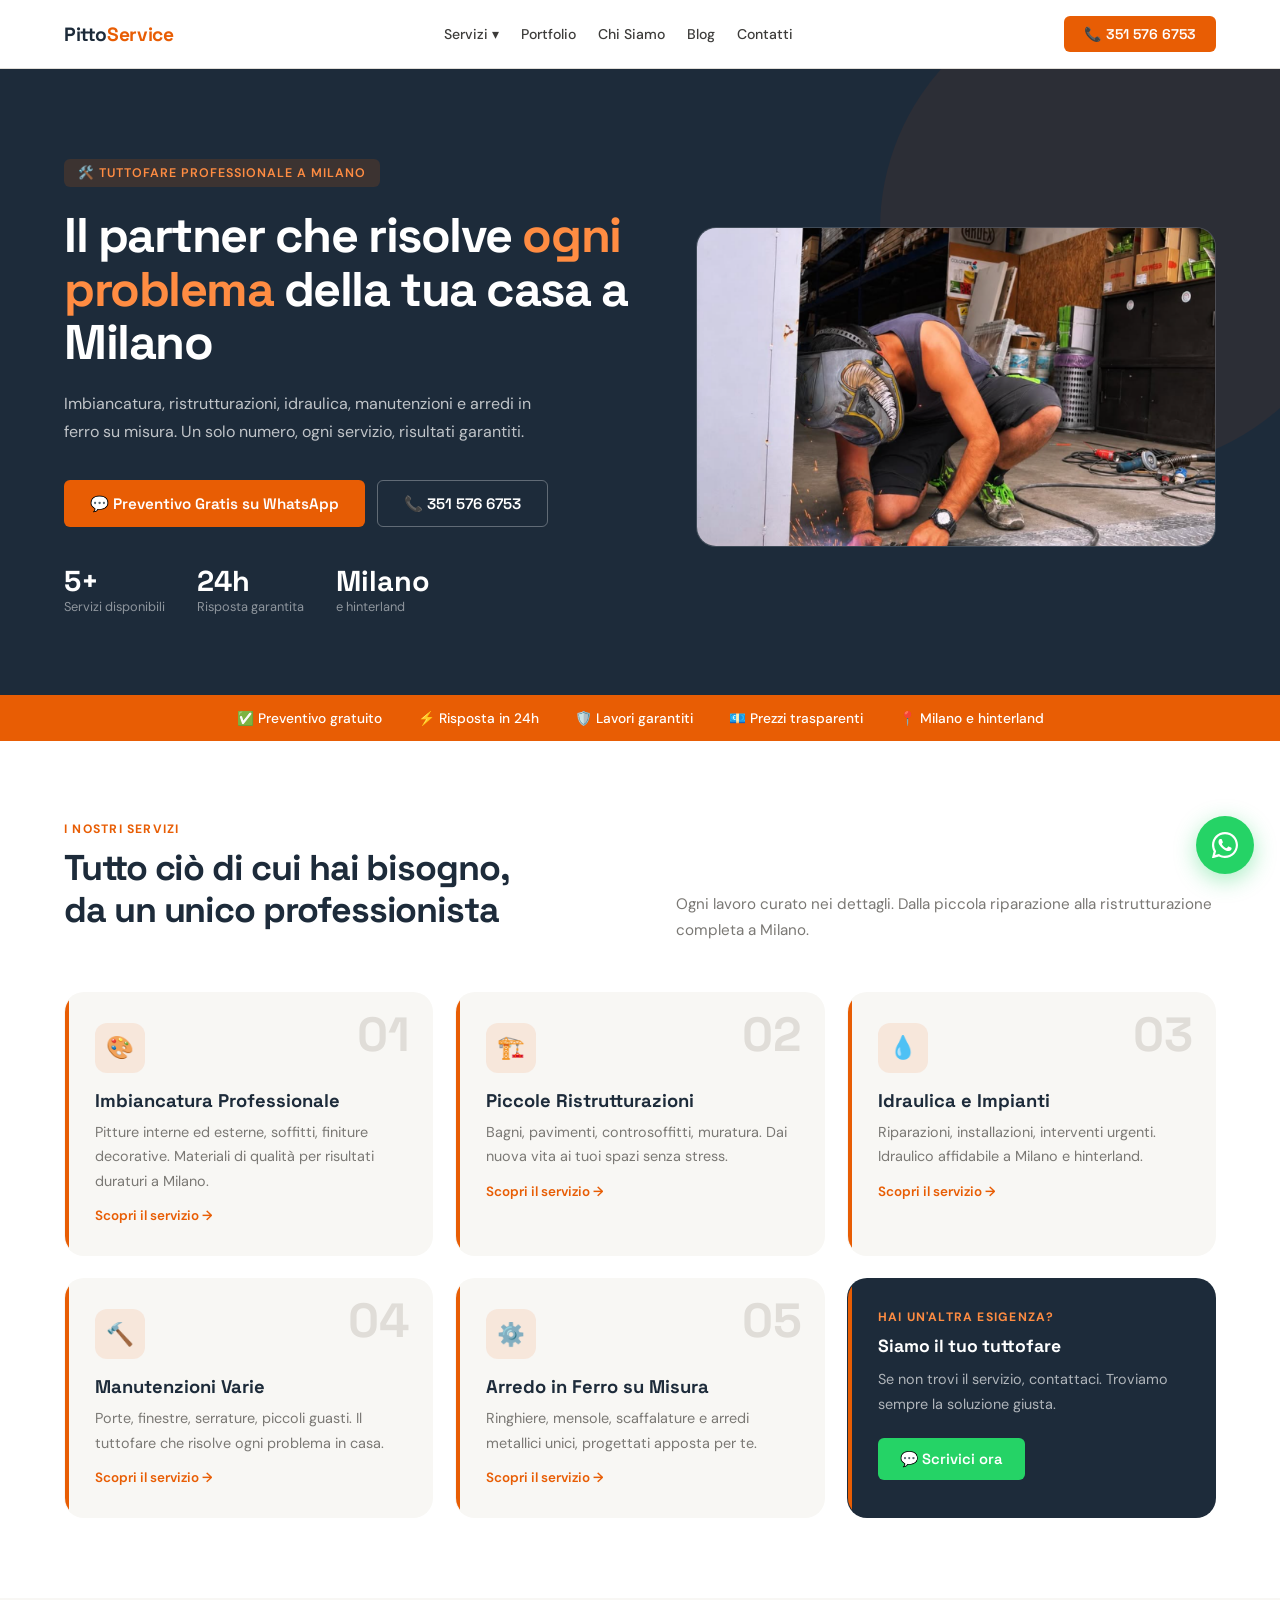
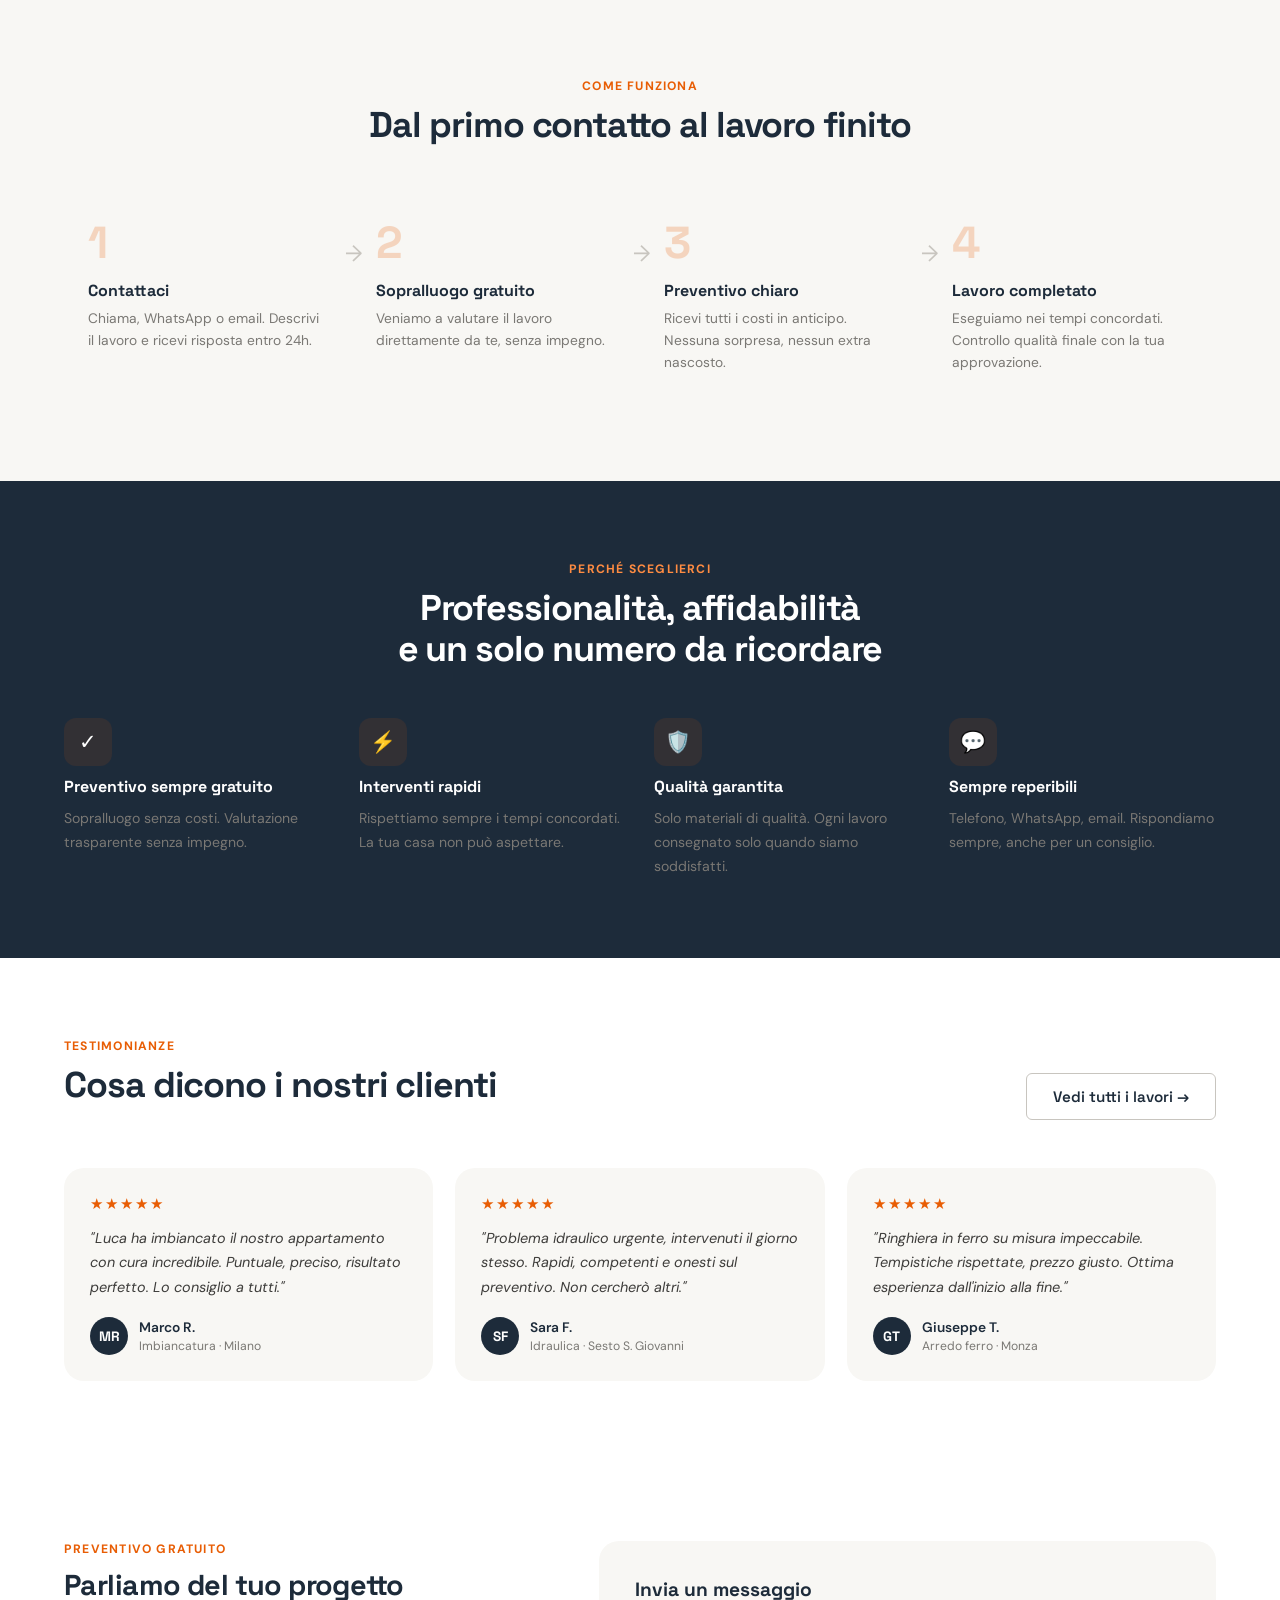
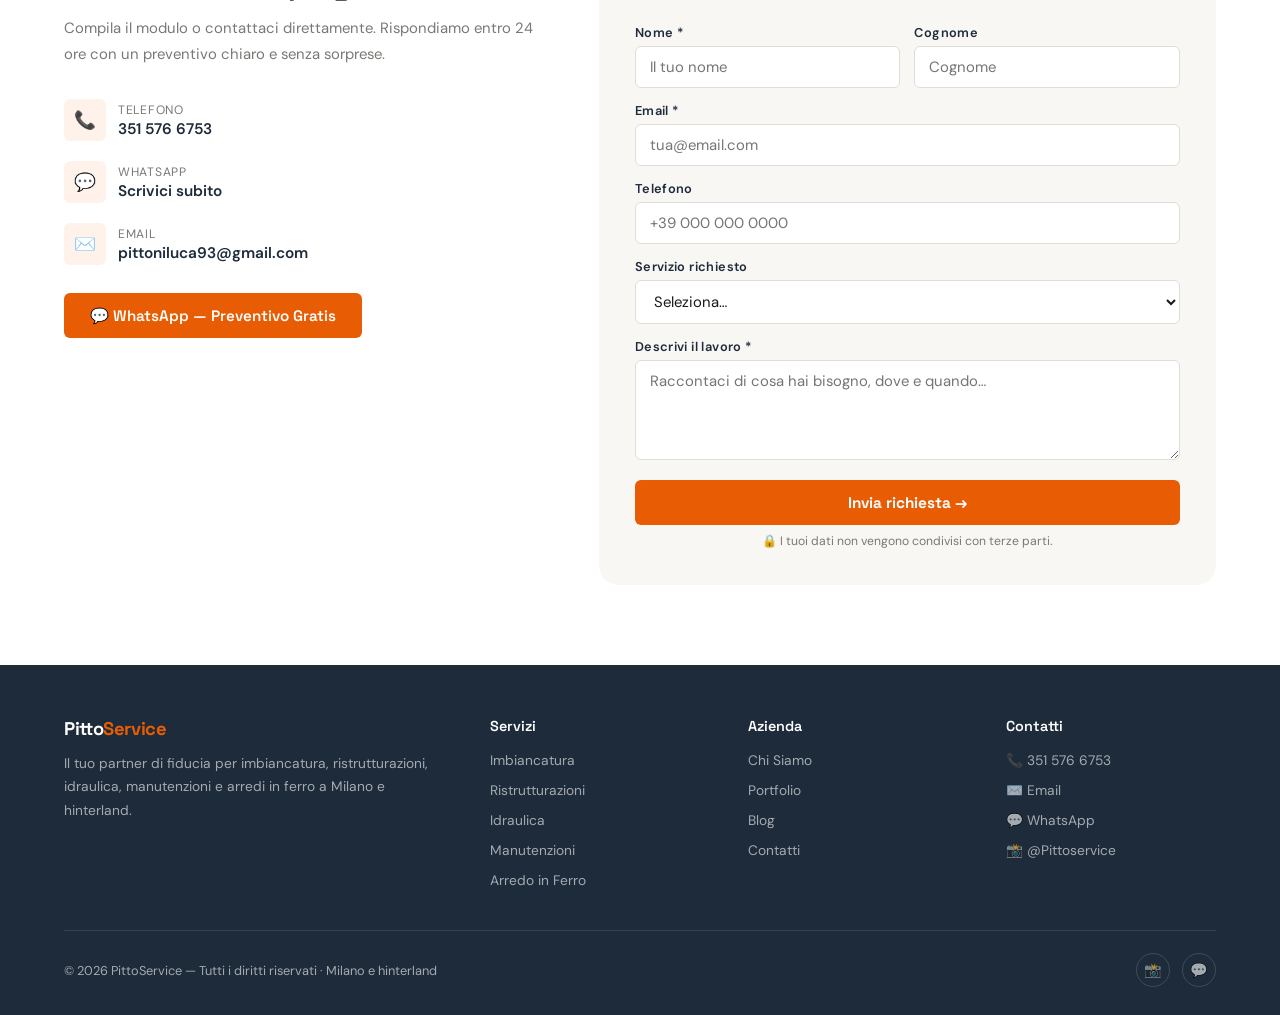
<file: index.html>
<!DOCTYPE html>
<html lang="it">
<head>
<meta charset="UTF-8">
<meta name="viewport" content="width=device-width,initial-scale=1.0">
<meta name="robots" content="index,follow">
<title>PittoService | Imbiancatura, Ristrutturazioni e Manutenzioni a Milano – Tuttofare Professionale</title>
<meta name="description" content="PittoService a Milano: imbiancatura, ristrutturazioni, idraulica, manutenzioni e arredi in ferro. Preventivo gratuito in 24h. Chiama 351 576 6753.">
<link rel="canonical" href="https://www.pittoservice.it/">
<meta property="og:title" content="PittoService | Imbiancatura, Ristrutturazioni e Manutenzioni a Milano – Tuttofare Professionale">
<meta property="og:description" content="PittoService a Milano: imbiancatura, ristrutturazioni, idraulica, manutenzioni e arredi in ferro. Preventivo gratuito in 24h. Chiama 351 576 6753.">
<meta property="og:type" content="website">
<meta property="og:locale" content="it_IT">
<script type="application/ld+json">{"@context":"https://schema.org","@type":"HomeAndConstructionBusiness","name":"PittoService","telephone":"+393515766753","email":"pittoniluca93@gmail.com","url":"https://www.pittoservice.it","address":{"@type":"PostalAddress","addressLocality":"Milano","addressRegion":"MI","addressCountry":"IT"},"areaServed":"Milano e hinterland","priceRange":"€€"}</script><script type="application/ld+json">{"@context":"https://schema.org","@type":"FAQPage","mainEntity":[{"@type":"Question","name":"Cosa fa PittoService?","acceptedAnswer":{"@type":"Answer","text":"PittoService è un tuttofare professionale a Milano e hinterland. Offre servizi di imbiancatura, piccole ristrutturazioni, idraulica, manutenzioni varie e arredi in ferro su misura."}},{"@type":"Question","name":"Come richiedere un preventivo gratuito?","acceptedAnswer":{"@type":"Answer","text":"Chiama il 351 576 6753, scrivi su WhatsApp o compila il modulo sul sito. Rispondiamo entro 24 ore con sopralluogo gratuito."}}]}</script>
<link rel="preconnect" href="https://fonts.googleapis.com"><link rel="preconnect" href="https://fonts.gstatic.com" crossorigin><link href="https://fonts.googleapis.com/css2?family=Space+Grotesk:wght@400;500;600;700&family=DM+Sans:opsz,wght@9..40,400;9..40,500&display=swap" rel="stylesheet">
<link rel="stylesheet" href="css/style.css">
</head>
<body><div class="mobile-nav" id="mobileNav"><button class="mobile-nav-close" onclick="toggleMobileNav()" aria-label="Chiudi">✕</button><a href="index.html">Home</a><div class="mobile-nav-sub"><a href="servizi/imbiancatura.html">Imbiancatura</a><a href="servizi/ristrutturazioni.html">Ristrutturazioni</a><a href="servizi/idraulica.html">Idraulica</a><a href="servizi/manutenzioni.html">Manutenzioni</a><a href="servizi/arredo-ferro.html">Arredo Ferro</a></div><a href="portfolio.html">Portfolio</a><a href="chi-siamo.html">Chi Siamo</a><a href="blog/index.html">Blog</a><a href="index.html#contatti">Contatti</a></div><nav class="nav"><div class="nav-inner"><a href="index.html" class="nav-logo">Pitto<span>Service</span></a><div class="nav-links"><div class="nav-dropdown"><a href="#">Servizi ▾</a><div class="nav-dropdown-menu"><a href="servizi/imbiancatura.html">🎨 Imbiancatura</a><a href="servizi/ristrutturazioni.html">🏗️ Ristrutturazioni</a><a href="servizi/idraulica.html">💧 Idraulica</a><a href="servizi/manutenzioni.html">🔨 Manutenzioni</a><a href="servizi/arredo-ferro.html">⚙️ Arredo in Ferro</a></div></div><a href="portfolio.html">Portfolio</a><a href="chi-siamo.html">Chi Siamo</a><a href="blog/index.html">Blog</a><a href="index.html#contatti">Contatti</a></div><a href="tel:+393515766753" class="nav-cta">📞 351 576 6753</a><button class="nav-toggle" onclick="toggleMobileNav()" aria-label="Menu"><svg width="22" height="22" viewBox="0 0 24 24" fill="none" stroke="currentColor" stroke-width="2"><line x1="3" y1="6" x2="21" y2="6"/><line x1="3" y1="12" x2="21" y2="12"/><line x1="3" y1="18" x2="21" y2="18"/></svg></button></div></nav>
<main id="main-content">
<header class="hero">
<div class="hero-inner">
<div>
<div class="hero-eyebrow">🛠️ Tuttofare Professionale a Milano</div>
<h1>Il partner che risolve <em>ogni problema</em> della tua casa a Milano</h1>
<p class="hero-sub">Imbiancatura, ristrutturazioni, idraulica, manutenzioni e arredi in ferro su misura. Un solo numero, ogni servizio, risultati garantiti.</p>
<div class="hero-btns">
<a href="https://api.whatsapp.com/send?phone=393515766753&text=Ciao!%20Vorrei%20un%20preventivo%20gratuito." class="btn-primary" target="_blank" rel="noopener">💬 Preventivo Gratis su WhatsApp</a>
<a href="tel:+393515766753" class="btn-ghost">📞 351 576 6753</a>
</div>
<div class="hero-stats">
<div class="hero-stat"><strong>5+</strong><span>Servizi disponibili</span></div>
<div class="hero-stat"><strong>24h</strong><span>Risposta garantita</span></div>
<div class="hero-stat"><strong>Milano</strong><span>e hinterland</span></div>
</div>
</div>
<div class="hero-visual">
  <img src="img/Screenshot 2026-06-24 alle 13.08.40.png" 
       alt="Imbiancatura professionale Milano" 
       width="600" height="400" loading="lazy">
</div>
</header>

<div class="trust-bar">
<div class="trust-bar-inner">
<div class="trust-item">✅ Preventivo gratuito</div>
<div class="trust-item">⚡ Risposta in 24h</div>
<div class="trust-item">🛡️ Lavori garantiti</div>
<div class="trust-item">💶 Prezzi trasparenti</div>
<div class="trust-item">📍 Milano e hinterland</div>
</div>
</div>

<section class="section" id="servizi">
<div class="section-inner">
<div class="section-head">
<div><div class="section-tag">I Nostri Servizi</div><h2 class="section-title">Tutto ciò di cui hai bisogno,<br>da un unico professionista</h2></div>
<p class="section-sub">Ogni lavoro curato nei dettagli. Dalla piccola riparazione alla ristrutturazione completa a Milano.</p>
</div>
<div class="services-grid">
<article class="service-card"><div class="service-num" aria-hidden="true">01</div><div class="service-icon-wrap">🎨</div><h3>Imbiancatura Professionale</h3><p>Pitture interne ed esterne, soffitti, finiture decorative. Materiali di qualità per risultati duraturi a Milano.</p><a href="servizi/imbiancatura.html" class="service-card-link">Scopri il servizio →</a></article>
<article class="service-card"><div class="service-num" aria-hidden="true">02</div><div class="service-icon-wrap">🏗️</div><h3>Piccole Ristrutturazioni</h3><p>Bagni, pavimenti, controsoffitti, muratura. Dai nuova vita ai tuoi spazi senza stress.</p><a href="servizi/ristrutturazioni.html" class="service-card-link">Scopri il servizio →</a></article>
<article class="service-card"><div class="service-num" aria-hidden="true">03</div><div class="service-icon-wrap">💧</div><h3>Idraulica e Impianti</h3><p>Riparazioni, installazioni, interventi urgenti. Idraulico affidabile a Milano e hinterland.</p><a href="servizi/idraulica.html" class="service-card-link">Scopri il servizio →</a></article>
<article class="service-card"><div class="service-num" aria-hidden="true">04</div><div class="service-icon-wrap">🔨</div><h3>Manutenzioni Varie</h3><p>Porte, finestre, serrature, piccoli guasti. Il tuttofare che risolve ogni problema in casa.</p><a href="servizi/manutenzioni.html" class="service-card-link">Scopri il servizio →</a></article>
<article class="service-card"><div class="service-num" aria-hidden="true">05</div><div class="service-icon-wrap">⚙️</div><h3>Arredo in Ferro su Misura</h3><p>Ringhiere, mensole, scaffalature e arredi metallici unici, progettati apposta per te.</p><a href="servizi/arredo-ferro.html" class="service-card-link">Scopri il servizio →</a></article>
<article class="service-card" style="background:var(--navy)"><div style="height:100%"><div class="section-tag" style="color:var(--orange-light)">Hai un'altra esigenza?</div><h3 style="color:#fff;font-family:var(--font-display);font-size:1.1rem;font-weight:700;margin-bottom:10px">Siamo il tuo tuttofare</h3><p style="color:rgba(255,255,255,.65);font-size:.9rem;line-height:1.7">Se non trovi il servizio, contattaci. Troviamo sempre la soluzione giusta.</p><a href="https://api.whatsapp.com/send?phone=393515766753" class="wa-btn" style="margin-top:22px;display:inline-flex" target="_blank" rel="noopener">💬 Scrivici ora</a></div></article>
</div>
</div>
</section>

<section class="section section-alt">
<div class="section-inner">
<div style="text-align:center;margin-bottom:48px"><div class="section-tag">Come Funziona</div><h2 class="section-title">Dal primo contatto al lavoro finito</h2></div>
<div class="process-grid">
<div class="process-step"><div class="process-num">1</div><h3>Contattaci</h3><p>Chiama, WhatsApp o email. Descrivi il lavoro e ricevi risposta entro 24h.</p></div>
<div class="process-step"><div class="process-num">2</div><h3>Sopralluogo gratuito</h3><p>Veniamo a valutare il lavoro direttamente da te, senza impegno.</p></div>
<div class="process-step"><div class="process-num">3</div><h3>Preventivo chiaro</h3><p>Ricevi tutti i costi in anticipo. Nessuna sorpresa, nessun extra nascosto.</p></div>
<div class="process-step"><div class="process-num">4</div><h3>Lavoro completato</h3><p>Eseguiamo nei tempi concordati. Controllo qualità finale con la tua approvazione.</p></div>
</div>
</div>
</section>

<section class="section section-dark">
<div class="section-inner">
<div style="text-align:center;margin-bottom:48px"><div class="section-tag" style="color:var(--orange-light)">Perché Sceglierci</div><h2 class="section-title">Professionalità, affidabilità<br>e un solo numero da ricordare</h2></div>
<div class="features-grid">
<div class="feature"><div class="feature-icon">✓</div><h3 style="color:#fff">Preventivo sempre gratuito</h3><p>Sopralluogo senza costi. Valutazione trasparente senza impegno.</p></div>
<div class="feature"><div class="feature-icon">⚡</div><h3 style="color:#fff">Interventi rapidi</h3><p>Rispettiamo sempre i tempi concordati. La tua casa non può aspettare.</p></div>
<div class="feature"><div class="feature-icon">🛡️</div><h3 style="color:#fff">Qualità garantita</h3><p>Solo materiali di qualità. Ogni lavoro consegnato solo quando siamo soddisfatti.</p></div>
<div class="feature"><div class="feature-icon">💬</div><h3 style="color:#fff">Sempre reperibili</h3><p>Telefono, WhatsApp, email. Rispondiamo sempre, anche per un consiglio.</p></div>
</div>
</div>
</section>

<section class="section">
<div class="section-inner">
<div class="section-head"><div><div class="section-tag">Testimonianze</div><h2 class="section-title">Cosa dicono i nostri clienti</h2></div><a href="portfolio.html" class="btn-outline">Vedi tutti i lavori →</a></div>
<div class="reviews-grid">
<blockquote class="review-card"><div class="review-stars">★★★★★</div><p class="review-text">"Luca ha imbiancato il nostro appartamento con cura incredibile. Puntuale, preciso, risultato perfetto. Lo consiglio a tutti."</p><div class="review-author"><div class="review-avatar">MR</div><div><div class="review-name">Marco R.</div><div class="review-meta">Imbiancatura · Milano</div></div></div></blockquote>
<blockquote class="review-card"><div class="review-stars">★★★★★</div><p class="review-text">"Problema idraulico urgente, intervenuti il giorno stesso. Rapidi, competenti e onesti sul preventivo. Non cercherò altri."</p><div class="review-author"><div class="review-avatar">SF</div><div><div class="review-name">Sara F.</div><div class="review-meta">Idraulica · Sesto S. Giovanni</div></div></div></blockquote>
<blockquote class="review-card"><div class="review-stars">★★★★★</div><p class="review-text">"Ringhiera in ferro su misura impeccabile. Tempistiche rispettate, prezzo giusto. Ottima esperienza dall'inizio alla fine."</p><div class="review-author"><div class="review-avatar">GT</div><div><div class="review-name">Giuseppe T.</div><div class="review-meta">Arredo ferro · Monza</div></div></div></blockquote>
</div>
</div>
</section>
</main>
<section class="section" id="contatti"><div class="section-inner"><div class="contact-section-inner"><div class="contact-info"><div class="section-tag">Preventivo Gratuito</div><h2>Parliamo del tuo progetto</h2><p>Compila il modulo o contattaci direttamente. Rispondiamo entro 24 ore con un preventivo chiaro e senza sorprese.</p><div class="contact-items"><div class="contact-item"><div class="contact-icon">📞</div><div><div class="contact-item-label">Telefono</div><a href="tel:+393515766753" class="contact-item-val">351 576 6753</a></div></div><div class="contact-item"><div class="contact-icon">💬</div><div><div class="contact-item-label">WhatsApp</div><a href="https://api.whatsapp.com/send?phone=393515766753" class="contact-item-val" target="_blank">Scrivici subito</a></div></div><div class="contact-item"><div class="contact-icon">✉️</div><div><div class="contact-item-label">Email</div><a href="mailto:pittoniluca93@gmail.com" class="contact-item-val">pittoniluca93@gmail.com</a></div></div></div><a href="https://api.whatsapp.com/send?phone=393515766753&text=Ciao!%20Vorrei%20un%20preventivo." class="btn-primary" target="_blank" rel="noopener" style="width:fit-content">💬 WhatsApp — Preventivo Gratis</a></div><div class="contact-form-wrap"><h3>Invia un messaggio</h3><form action="mailto:pittoniluca93@gmail.com" method="POST" enctype="text/plain"><div class="form-row"><div class="form-group"><label>Nome *</label><input type="text" name="nome" placeholder="Il tuo nome" required></div><div class="form-group"><label>Cognome</label><input type="text" name="cognome" placeholder="Cognome"></div></div><div class="form-group"><label>Email *</label><input type="email" name="email" placeholder="tua@email.com" required></div><div class="form-group"><label>Telefono</label><input type="tel" name="telefono" placeholder="+39 000 000 0000"></div><div class="form-group"><label>Servizio richiesto</label><select name="servizio"><option value="">Seleziona…</option><option>Imbiancatura</option><option>Piccola ristrutturazione</option><option>Idraulica</option><option>Manutenzione varia</option><option>Arredo in ferro su misura</option><option>Altro</option></select></div><div class="form-group"><label>Descrivi il lavoro *</label><textarea name="messaggio" placeholder="Raccontaci di cosa hai bisogno, dove e quando…" required></textarea></div><button type="submit" class="form-submit">Invia richiesta →</button><p class="form-note">🔒 I tuoi dati non vengono condivisi con terze parti.</p></form></div></div></div></section><footer><div class="footer-inner"><div class="footer-top"><div class="footer-brand"><a href="index.html" class="footer-logo">Pitto<span>Service</span></a><p>Il tuo partner di fiducia per imbiancatura, ristrutturazioni, idraulica, manutenzioni e arredi in ferro a Milano e hinterland.</p></div><div class="footer-col"><h4>Servizi</h4><ul><li><a href="servizi/imbiancatura.html">Imbiancatura</a></li><li><a href="servizi/ristrutturazioni.html">Ristrutturazioni</a></li><li><a href="servizi/idraulica.html">Idraulica</a></li><li><a href="servizi/manutenzioni.html">Manutenzioni</a></li><li><a href="servizi/arredo-ferro.html">Arredo in Ferro</a></li></ul></div><div class="footer-col"><h4>Azienda</h4><ul><li><a href="chi-siamo.html">Chi Siamo</a></li><li><a href="portfolio.html">Portfolio</a></li><li><a href="blog/index.html">Blog</a></li><li><a href="index.html#contatti">Contatti</a></li></ul></div><div class="footer-col"><h4>Contatti</h4><ul><li><a href="tel:+393515766753">📞 351 576 6753</a></li><li><a href="mailto:pittoniluca93@gmail.com">✉️ Email</a></li><li><a href="https://api.whatsapp.com/send?phone=393515766753" target="_blank" rel="noopener">💬 WhatsApp</a></li><li><a href="https://instagram.com/Pittoservice" target="_blank" rel="noopener">📸 @Pittoservice</a></li></ul></div></div><div class="footer-bottom"><span>© 2026 PittoService — Tutti i diritti riservati · Milano e hinterland</span><div class="footer-social"><a href="https://instagram.com/Pittoservice" target="_blank" rel="noopener" aria-label="Instagram">📸</a><a href="https://api.whatsapp.com/send?phone=393515766753" target="_blank" rel="noopener" aria-label="WhatsApp">💬</a></div></div></div></footer><a href="https://api.whatsapp.com/send?phone=393515766753&text=Ciao!%20Vorrei%20un%20preventivo%20gratuito." class="wa-float" aria-label="WhatsApp" target="_blank" rel="noopener"><span class="wa-float-tip">Preventivo gratis</span><svg width="26" height="26" viewBox="0 0 24 24" fill="currentColor"><path d="M17.472 14.382c-.297-.149-1.758-.867-2.03-.967-.273-.099-.471-.148-.67.15-.197.297-.767.966-.94 1.164-.173.199-.347.223-.644.075-.297-.15-1.255-.463-2.39-1.475-.883-.788-1.48-1.761-1.653-2.059-.173-.297-.018-.458.13-.606.134-.133.298-.347.446-.52.149-.174.198-.298.298-.497.099-.198.05-.371-.025-.52-.075-.149-.669-1.612-.916-2.207-.242-.579-.487-.5-.669-.51-.173-.008-.371-.01-.57-.01-.198 0-.52.074-.792.372-.272.297-1.04 1.016-1.04 2.479 0 1.462 1.065 2.875 1.213 3.074.149.198 2.096 3.2 5.077 4.487.709.306 1.262.489 1.694.625.712.227 1.36.195 1.871.118.571-.085 1.758-.719 2.006-1.413.248-.694.248-1.289.173-1.413-.074-.124-.272-.198-.57-.347z"/><path d="M12 0C5.373 0 0 5.373 0 12c0 2.132.557 4.133 1.528 5.873L.057 23.57a.5.5 0 0 0 .614.614l5.7-1.47A11.935 11.935 0 0 0 12 24c6.627 0 12-5.373 12-12S18.627 0 12 0zm0 22c-1.901 0-3.68-.54-5.191-1.471l-.371-.221-3.584.924.944-3.58-.239-.381A9.96 9.96 0 0 1 2 12C2 6.477 6.477 2 12 2s10 4.477 10 10-4.477 10-10 10z"/></svg></a><script src="js/main.js"></script></body></html>
</file>
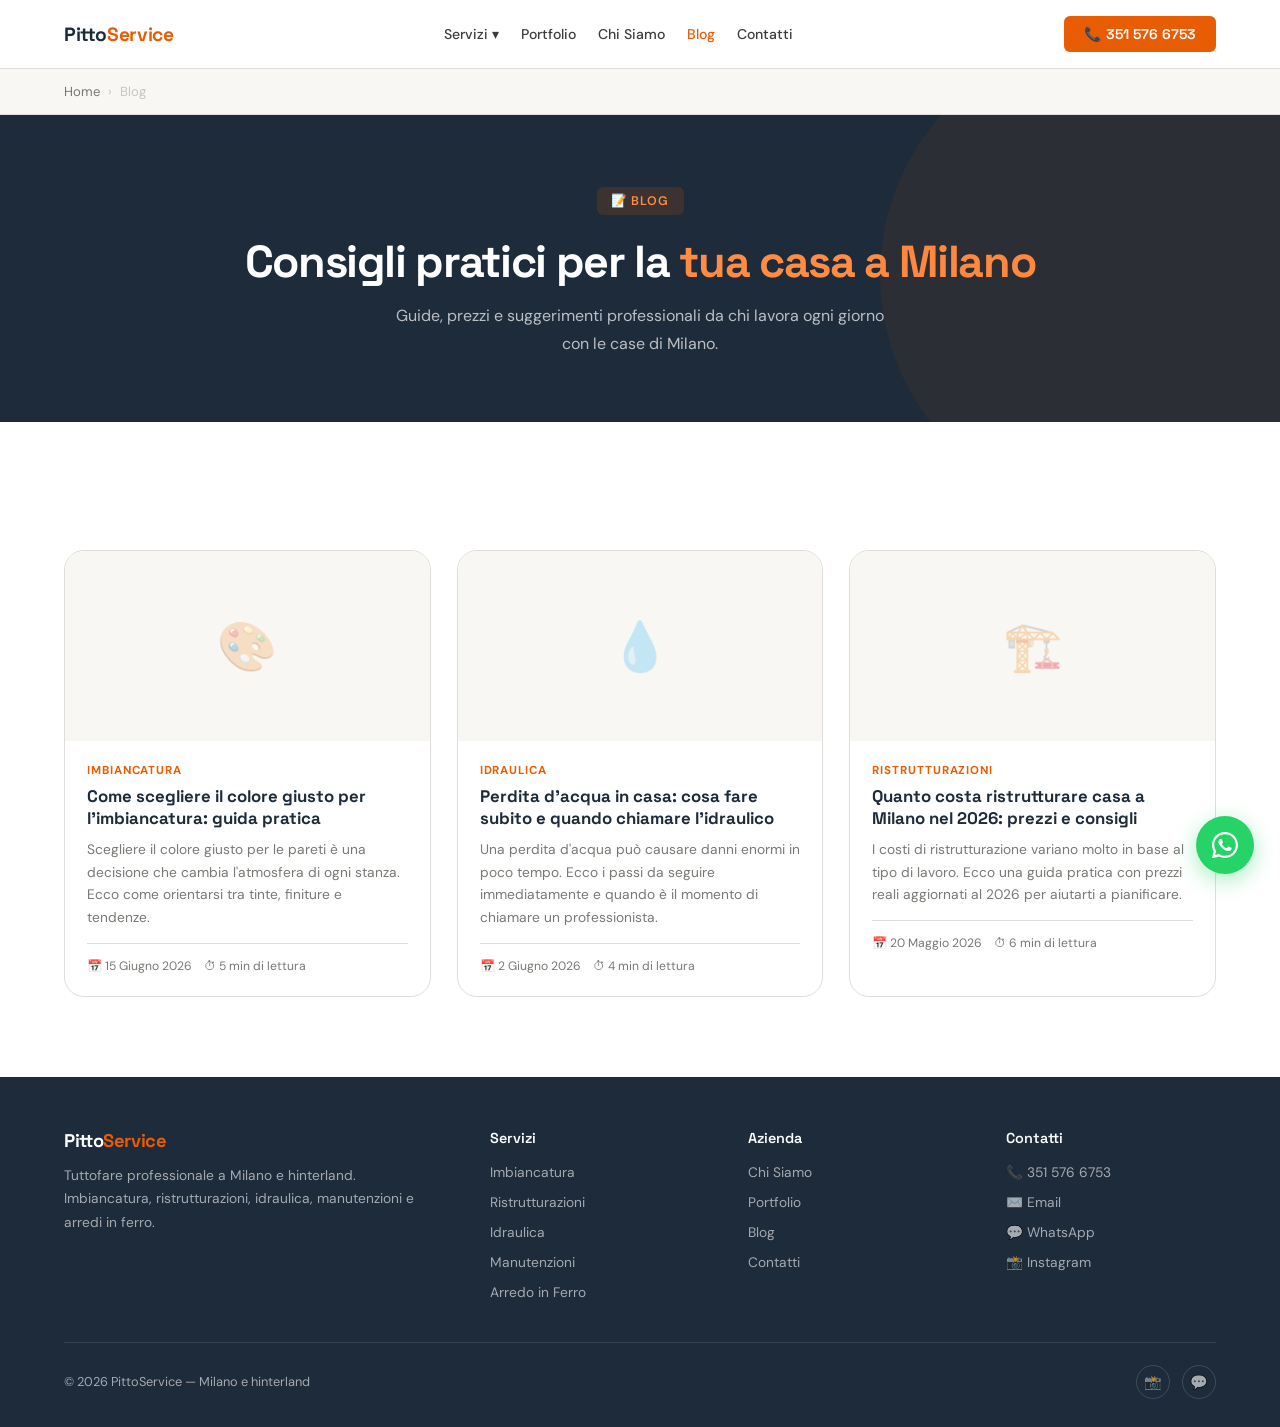
<file: blog/index.html>
<!DOCTYPE html>
<html lang="it">
<head>
<meta charset="UTF-8">
<meta name="viewport" content="width=device-width,initial-scale=1.0">
<meta name="robots" content="index,follow">
<title>Blog | Consigli per la Casa e Guide Pratiche – PittoService Milano</title>
<meta name="description" content="Consigli pratici, guide sui costi e suggerimenti professionali per la cura della tua casa a Milano. Blog di PittoService.">
<link rel="canonical" href="https://www.pittoservice.it/blog/index.html">
<meta property="og:title" content="Blog | Consigli per la Casa e Guide Pratiche – PittoService Milano">
<meta property="og:description" content="Consigli pratici, guide sui costi e suggerimenti professionali per la cura della tua casa a Milano. Blog di PittoService.">
<meta property="og:type" content="website">
<meta property="og:locale" content="it_IT">
<link rel="preconnect" href="https://fonts.googleapis.com"><link rel="preconnect" href="https://fonts.gstatic.com" crossorigin><link href="https://fonts.googleapis.com/css2?family=Space+Grotesk:wght@400;500;600;700&family=DM+Sans:opsz,wght@9..40,400;9..40,500&display=swap" rel="stylesheet">
<link rel="stylesheet" href="../css/style.css">
</head>
<body><div class="mobile-nav" id="mobileNav"><button class="mobile-nav-close" onclick="toggleMobileNav()">✕</button><a href="../index.html">Home</a><div class="mobile-nav-sub"><a href="../servizi/imbiancatura.html">Imbiancatura</a><a href="../servizi/ristrutturazioni.html">Ristrutturazioni</a><a href="../servizi/idraulica.html">Idraulica</a><a href="../servizi/manutenzioni.html">Manutenzioni</a><a href="../servizi/arredo-ferro.html">Arredo Ferro</a></div><a href="../portfolio.html">Portfolio</a><a href="../chi-siamo.html">Chi Siamo</a><a href="../blog/index.html">Blog</a><a href="../index.html#contatti">Contatti</a></div><nav class="nav"><div class="nav-inner"><a href="../index.html" class="nav-logo">Pitto<span>Service</span></a><div class="nav-links"><div class="nav-dropdown"><a href="#">Servizi ▾</a><div class="nav-dropdown-menu"><a href="../servizi/imbiancatura.html">🎨 Imbiancatura</a><a href="../servizi/ristrutturazioni.html">🏗️ Ristrutturazioni</a><a href="../servizi/idraulica.html">💧 Idraulica</a><a href="../servizi/manutenzioni.html">🔨 Manutenzioni</a><a href="../servizi/arredo-ferro.html">⚙️ Arredo in Ferro</a></div></div><a href="../portfolio.html">Portfolio</a><a href="../chi-siamo.html">Chi Siamo</a><a href="../blog/index.html">Blog</a><a href="../index.html#contatti">Contatti</a></div><a href="tel:+393515766753" class="nav-cta">📞 351 576 6753</a><button class="nav-toggle" onclick="toggleMobileNav()"><svg width="22" height="22" viewBox="0 0 24 24" fill="none" stroke="currentColor" stroke-width="2"><line x1="3" y1="6" x2="21" y2="6"/><line x1="3" y1="12" x2="21" y2="12"/><line x1="3" y1="18" x2="21" y2="18"/></svg></button></div></nav>
<main id="main-content">
<nav class="breadcrumb"><div class="breadcrumb-inner"><a href="../index.html">Home</a><span>›</span><span>Blog</span></div></nav>
<header class="hero" style="padding:72px 5vw 64px">
<div style="max-width:var(--max);margin:0 auto;text-align:center">
<div class="hero-eyebrow" style="justify-content:center">📝 Blog</div>
<h1 style="font-family:var(--font-display);font-size:clamp(2rem,3.5vw,3rem);font-weight:700;letter-spacing:-0.03em;color:#fff;margin-bottom:16px">Consigli pratici per la <em style="color:var(--orange-light)">tua casa a Milano</em></h1>
<p style="color:rgba(255,255,255,.7);font-size:1rem;max-width:500px;margin:0 auto;line-height:1.75">Guide, prezzi e suggerimenti professionali da chi lavora ogni giorno con le case di Milano.</p>
</div>
</header>
<section class="section"><div class="section-inner"><div class="blog-grid">
<article class="blog-card">
<div class="blog-card-img"><div style="font-size:3rem;opacity:.3">🎨</div></div>
<div class="blog-card-body">
<div class="blog-card-tag">Imbiancatura</div>
<h3><a href="come-scegliere-colore-imbiancatura.html">Come scegliere il colore giusto per l'imbiancatura: guida pratica</a></h3>
<p>Scegliere il colore giusto per le pareti è una decisione che cambia l'atmosfera di ogni stanza. Ecco come orientarsi tra tinte, finiture e tendenze.</p>
<div class="blog-card-meta"><span>📅 15 Giugno 2026</span><span>⏱ 5 min di lettura</span></div>
</div>
</article>
<article class="blog-card">
<div class="blog-card-img"><div style="font-size:3rem;opacity:.3">💧</div></div>
<div class="blog-card-body">
<div class="blog-card-tag">Idraulica</div>
<h3><a href="cosa-fare-perdita-acqua-urgente.html">Perdita d'acqua in casa: cosa fare subito e quando chiamare l'idraulico</a></h3>
<p>Una perdita d'acqua può causare danni enormi in poco tempo. Ecco i passi da seguire immediatamente e quando è il momento di chiamare un professionista.</p>
<div class="blog-card-meta"><span>📅 2 Giugno 2026</span><span>⏱ 4 min di lettura</span></div>
</div>
</article>
<article class="blog-card">
<div class="blog-card-img"><div style="font-size:3rem;opacity:.3">🏗️</div></div>
<div class="blog-card-body">
<div class="blog-card-tag">Ristrutturazioni</div>
<h3><a href="quanto-costa-ristrutturazione-casa-milano.html">Quanto costa ristrutturare casa a Milano nel 2026: prezzi e consigli</a></h3>
<p>I costi di ristrutturazione variano molto in base al tipo di lavoro. Ecco una guida pratica con prezzi reali aggiornati al 2026 per aiutarti a pianificare.</p>
<div class="blog-card-meta"><span>📅 20 Maggio 2026</span><span>⏱ 6 min di lettura</span></div>
</div>
</article>
</div></div></section></main><footer><div class="footer-inner"><div class="footer-top"><div class="footer-brand"><a href="../index.html" class="footer-logo">Pitto<span>Service</span></a><p>Tuttofare professionale a Milano e hinterland. Imbiancatura, ristrutturazioni, idraulica, manutenzioni e arredi in ferro.</p></div><div class="footer-col"><h4>Servizi</h4><ul><li><a href="../servizi/imbiancatura.html">Imbiancatura</a></li><li><a href="../servizi/ristrutturazioni.html">Ristrutturazioni</a></li><li><a href="../servizi/idraulica.html">Idraulica</a></li><li><a href="../servizi/manutenzioni.html">Manutenzioni</a></li><li><a href="../servizi/arredo-ferro.html">Arredo in Ferro</a></li></ul></div><div class="footer-col"><h4>Azienda</h4><ul><li><a href="../chi-siamo.html">Chi Siamo</a></li><li><a href="../portfolio.html">Portfolio</a></li><li><a href="../blog/index.html">Blog</a></li><li><a href="../index.html#contatti">Contatti</a></li></ul></div><div class="footer-col"><h4>Contatti</h4><ul><li><a href="tel:+393515766753">📞 351 576 6753</a></li><li><a href="mailto:pittoniluca93@gmail.com">✉️ Email</a></li><li><a href="https://api.whatsapp.com/send?phone=393515766753" target="_blank">💬 WhatsApp</a></li><li><a href="https://instagram.com/Pittoservice" target="_blank">📸 Instagram</a></li></ul></div></div><div class="footer-bottom"><span>© 2026 PittoService — Milano e hinterland</span><div class="footer-social"><a href="https://instagram.com/Pittoservice" target="_blank" aria-label="Instagram">📸</a><a href="https://api.whatsapp.com/send?phone=393515766753" target="_blank" aria-label="WhatsApp">💬</a></div></div></div></footer><a href="https://api.whatsapp.com/send?phone=393515766753&text=Ciao!%20Vorrei%20un%20preventivo%20gratuito." class="wa-float" aria-label="WhatsApp" target="_blank" rel="noopener"><span class="wa-float-tip">Preventivo gratis</span><svg width="26" height="26" viewBox="0 0 24 24" fill="currentColor"><path d="M17.472 14.382c-.297-.149-1.758-.867-2.03-.967-.273-.099-.471-.148-.67.15-.197.297-.767.966-.94 1.164-.173.199-.347.223-.644.075-.297-.15-1.255-.463-2.39-1.475-.883-.788-1.48-1.761-1.653-2.059-.173-.297-.018-.458.13-.606.134-.133.298-.347.446-.52.149-.174.198-.298.298-.497.099-.198.05-.371-.025-.52-.075-.149-.669-1.612-.916-2.207-.242-.579-.487-.5-.669-.51-.173-.008-.371-.01-.57-.01-.198 0-.52.074-.792.372-.272.297-1.04 1.016-1.04 2.479 0 1.462 1.065 2.875 1.213 3.074.149.198 2.096 3.2 5.077 4.487.709.306 1.262.489 1.694.625.712.227 1.36.195 1.871.118.571-.085 1.758-.719 2.006-1.413.248-.694.248-1.289.173-1.413-.074-.124-.272-.198-.57-.347z"/><path d="M12 0C5.373 0 0 5.373 0 12c0 2.132.557 4.133 1.528 5.873L.057 23.57a.5.5 0 0 0 .614.614l5.7-1.47A11.935 11.935 0 0 0 12 24c6.627 0 12-5.373 12-12S18.627 0 12 0zm0 22c-1.901 0-3.68-.54-5.191-1.471l-.371-.221-3.584.924.944-3.58-.239-.381A9.96 9.96 0 0 1 2 12C2 6.477 6.477 2 12 2s10 4.477 10 10-4.477 10-10 10z"/></svg></a><script src="../js/main.js"></script></body></html>
</file>
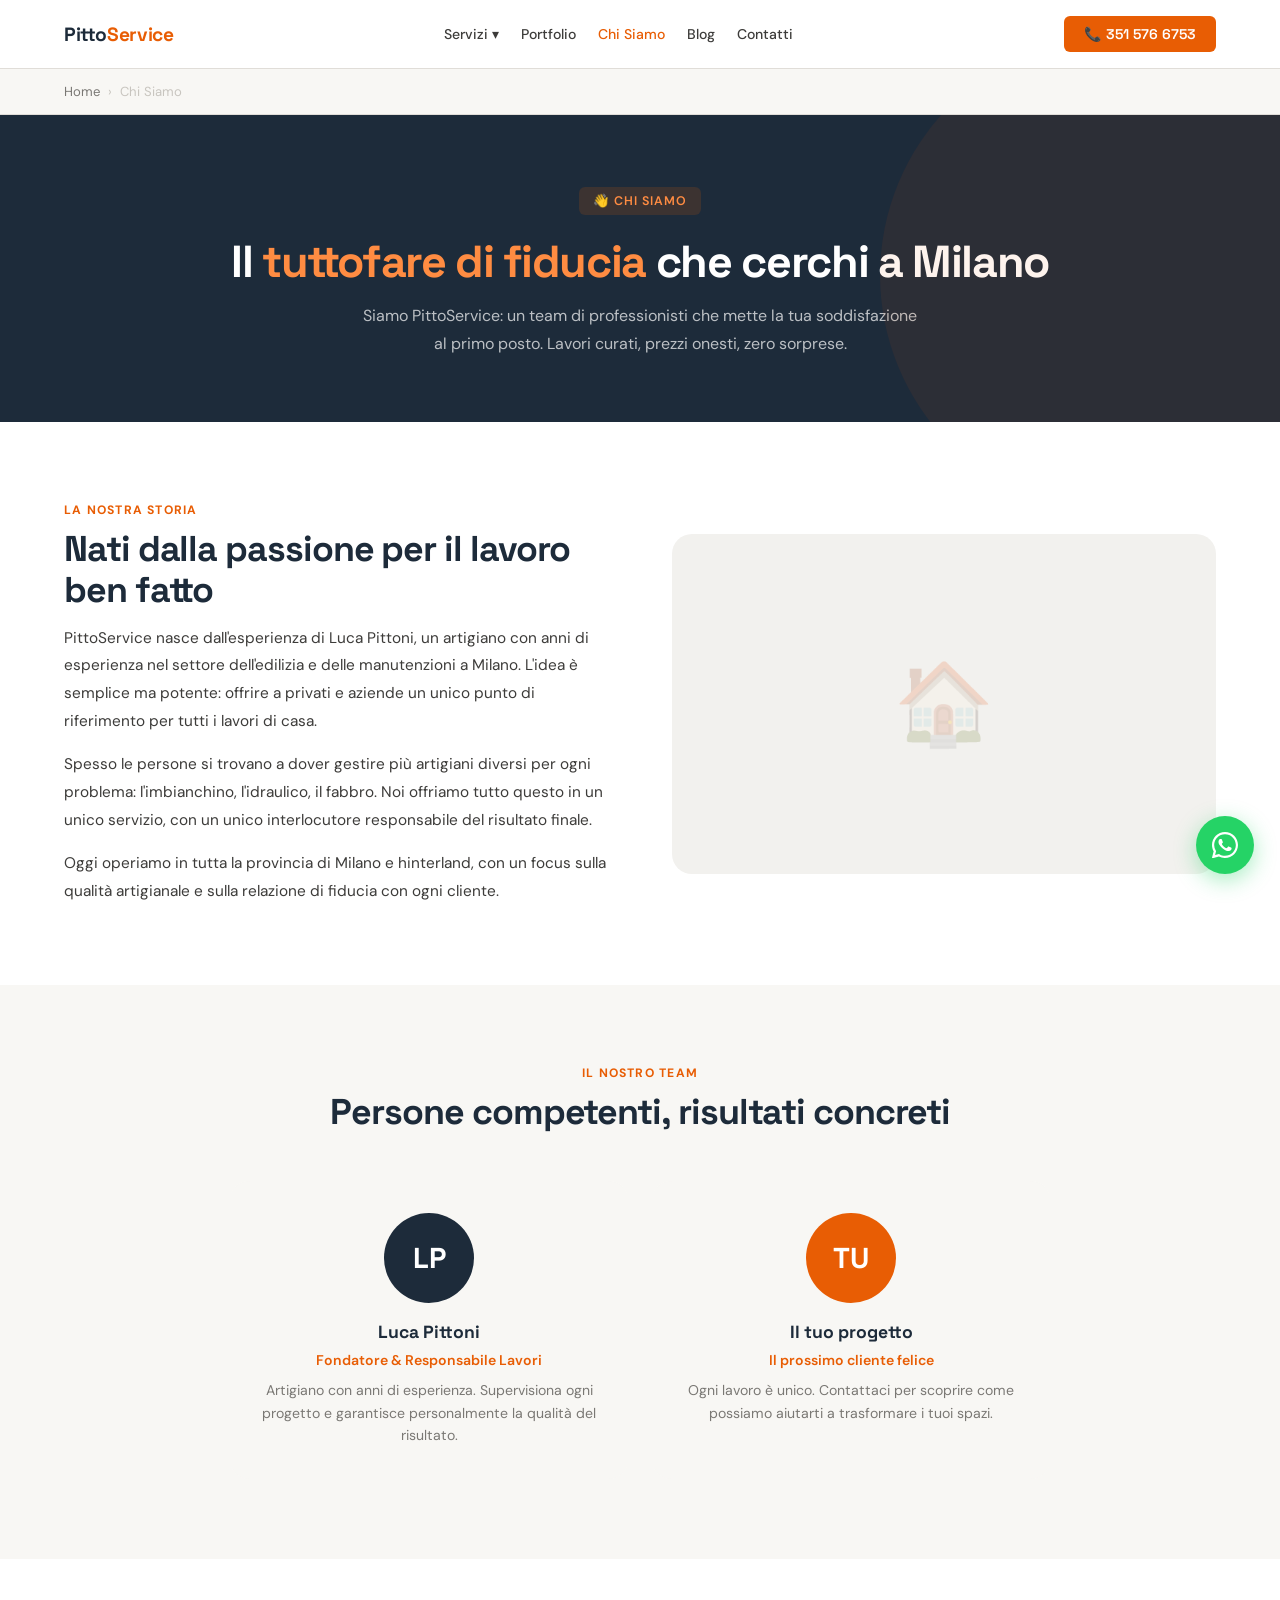
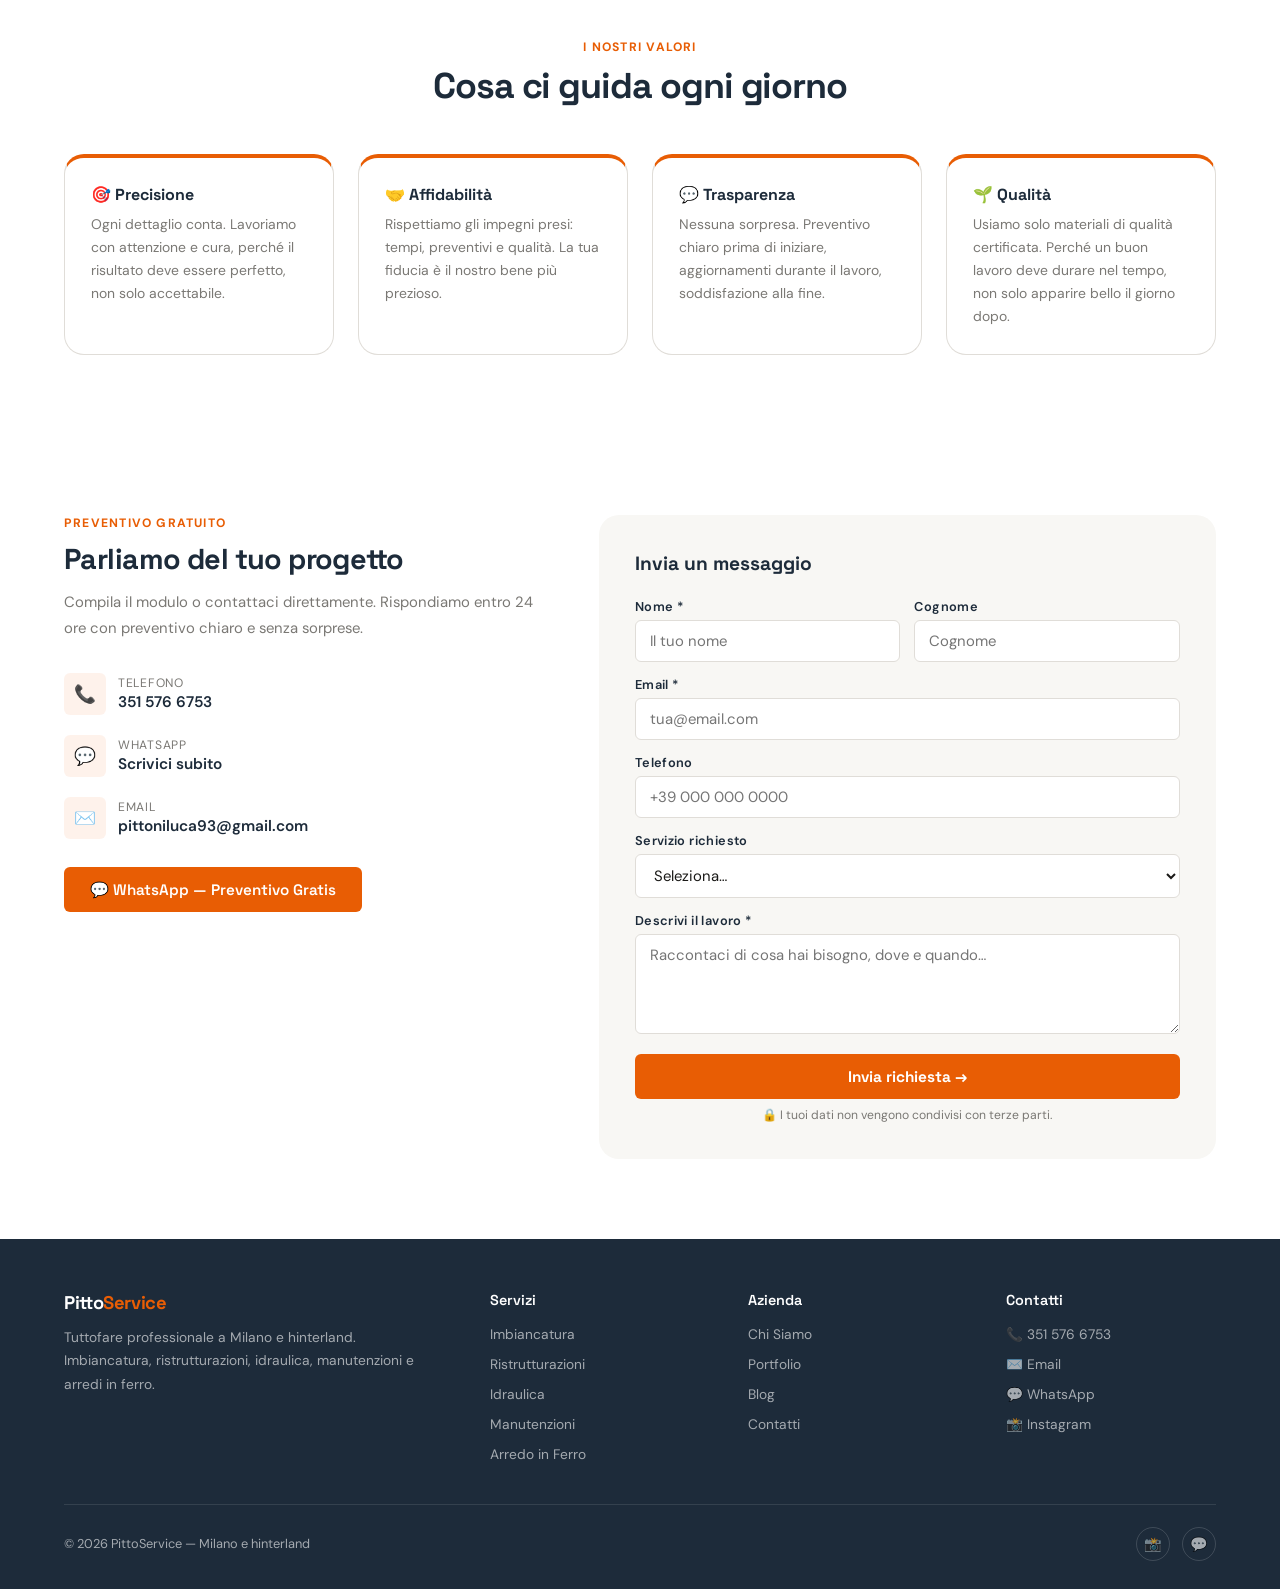
<file: chi-siamo.html>
<!DOCTYPE html>
<html lang="it">
<head>
<meta charset="UTF-8">
<meta name="viewport" content="width=device-width,initial-scale=1.0">
<meta name="robots" content="index,follow">
<title>Chi Siamo | PittoService – Tuttofare Professionale a Milano</title>
<meta name="description" content="PittoService: chi siamo, la nostra storia e i nostri valori. Tuttofare professionale a Milano con esperienza in imbiancatura, ristrutturazioni e manutenzioni.">
<link rel="canonical" href="https://www.pittoservice.it/chi-siamo.html">
<meta property="og:title" content="Chi Siamo | PittoService – Tuttofare Professionale a Milano">
<meta property="og:description" content="PittoService: chi siamo, la nostra storia e i nostri valori. Tuttofare professionale a Milano con esperienza in imbiancatura, ristrutturazioni e manutenzioni.">
<meta property="og:type" content="website">
<meta property="og:locale" content="it_IT">
<link rel="preconnect" href="https://fonts.googleapis.com"><link rel="preconnect" href="https://fonts.gstatic.com" crossorigin><link href="https://fonts.googleapis.com/css2?family=Space+Grotesk:wght@400;500;600;700&family=DM+Sans:opsz,wght@9..40,400;9..40,500&display=swap" rel="stylesheet">
<link rel="stylesheet" href="css/style.css">
</head>
<body><div class="mobile-nav" id="mobileNav"><button class="mobile-nav-close" onclick="toggleMobileNav()">✕</button><a href="index.html">Home</a><div class="mobile-nav-sub"><a href="servizi/imbiancatura.html">Imbiancatura</a><a href="servizi/ristrutturazioni.html">Ristrutturazioni</a><a href="servizi/idraulica.html">Idraulica</a><a href="servizi/manutenzioni.html">Manutenzioni</a><a href="servizi/arredo-ferro.html">Arredo Ferro</a></div><a href="portfolio.html">Portfolio</a><a href="chi-siamo.html">Chi Siamo</a><a href="blog/index.html">Blog</a><a href="index.html#contatti">Contatti</a></div><nav class="nav"><div class="nav-inner"><a href="index.html" class="nav-logo">Pitto<span>Service</span></a><div class="nav-links"><div class="nav-dropdown"><a href="#">Servizi ▾</a><div class="nav-dropdown-menu"><a href="servizi/imbiancatura.html">🎨 Imbiancatura</a><a href="servizi/ristrutturazioni.html">🏗️ Ristrutturazioni</a><a href="servizi/idraulica.html">💧 Idraulica</a><a href="servizi/manutenzioni.html">🔨 Manutenzioni</a><a href="servizi/arredo-ferro.html">⚙️ Arredo in Ferro</a></div></div><a href="portfolio.html">Portfolio</a><a href="chi-siamo.html">Chi Siamo</a><a href="blog/index.html">Blog</a><a href="index.html#contatti">Contatti</a></div><a href="tel:+393515766753" class="nav-cta">📞 351 576 6753</a><button class="nav-toggle" onclick="toggleMobileNav()"><svg width="22" height="22" viewBox="0 0 24 24" fill="none" stroke="currentColor" stroke-width="2"><line x1="3" y1="6" x2="21" y2="6"/><line x1="3" y1="12" x2="21" y2="12"/><line x1="3" y1="18" x2="21" y2="18"/></svg></button></div></nav>
<main id="main-content">
<nav class="breadcrumb"><div class="breadcrumb-inner"><a href="index.html">Home</a><span>›</span><span>Chi Siamo</span></div></nav>

<header class="hero" style="padding:72px 5vw 64px">
<div style="max-width:var(--max);margin:0 auto;text-align:center">
<div class="hero-eyebrow" style="justify-content:center">👋 Chi Siamo</div>
<h1 style="font-family:var(--font-display);font-size:clamp(2rem,3.5vw,3rem);font-weight:700;letter-spacing:-0.03em;color:#fff;margin-bottom:16px">Il <em style="color:var(--orange-light)">tuttofare di fiducia</em> che cerchi a Milano</h1>
<p style="color:rgba(255,255,255,.7);font-size:1rem;max-width:560px;margin:0 auto;line-height:1.75">Siamo PittoService: un team di professionisti che mette la tua soddisfazione al primo posto. Lavori curati, prezzi onesti, zero sorprese.</p>
</div>
</header>

<section class="section">
<div class="section-inner">
<div class="two-col">
<div>
<div class="section-tag">La Nostra Storia</div>
<h2 class="section-title">Nati dalla passione per il lavoro ben fatto</h2>
<p style="font-size:.96rem;line-height:1.8;color:var(--gray-700);margin-bottom:16px">PittoService nasce dall'esperienza di Luca Pittoni, un artigiano con anni di esperienza nel settore dell'edilizia e delle manutenzioni a Milano. L'idea è semplice ma potente: offrire a privati e aziende un unico punto di riferimento per tutti i lavori di casa.</p>
<p style="font-size:.96rem;line-height:1.8;color:var(--gray-700);margin-bottom:16px">Spesso le persone si trovano a dover gestire più artigiani diversi per ogni problema: l'imbianchino, l'idraulico, il fabbro. Noi offriamo tutto questo in un unico servizio, con un unico interlocutore responsabile del risultato finale.</p>
<p style="font-size:.96rem;line-height:1.8;color:var(--gray-700)">Oggi operiamo in tutta la provincia di Milano e hinterland, con un focus sulla qualità artigianale e sulla relazione di fiducia con ogni cliente.</p>
</div>
<div class="col-visual" aria-hidden="true"><div style="font-size:5rem;opacity:.2">🏠</div></div>
</div>
</div>
</section>

<section class="section section-alt">
<div class="section-inner">
<div style="text-align:center;margin-bottom:48px"><div class="section-tag">Il Nostro Team</div><h2 class="section-title">Persone competenti, risultati concreti</h2></div>
<div style="display:grid;grid-template-columns:repeat(auto-fit,minmax(240px,1fr));gap:24px;max-width:820px;margin:0 auto">
<div class="team-card"><div class="team-avatar">LP</div><h3>Luca Pittoni</h3><p style="font-weight:600;color:var(--orange);font-size:.88rem;margin-bottom:8px">Fondatore & Responsabile Lavori</p><p>Artigiano con anni di esperienza. Supervisiona ogni progetto e garantisce personalmente la qualità del risultato.</p></div>
<div class="team-card"><div class="team-avatar" style="background:var(--orange)">TU</div><h3>Il tuo progetto</h3><p style="font-weight:600;color:var(--orange);font-size:.88rem;margin-bottom:8px">Il prossimo cliente felice</p><p>Ogni lavoro è unico. Contattaci per scoprire come possiamo aiutarti a trasformare i tuoi spazi.</p></div>
</div>
</div>
</section>

<section class="section">
<div class="section-inner">
<div style="text-align:center;margin-bottom:0"><div class="section-tag">I Nostri Valori</div><h2 class="section-title">Cosa ci guida ogni giorno</h2></div>
<div class="values-grid">
<div class="value-card"><h3>🎯 Precisione</h3><p>Ogni dettaglio conta. Lavoriamo con attenzione e cura, perché il risultato deve essere perfetto, non solo accettabile.</p></div>
<div class="value-card"><h3>🤝 Affidabilità</h3><p>Rispettiamo gli impegni presi: tempi, preventivi e qualità. La tua fiducia è il nostro bene più prezioso.</p></div>
<div class="value-card"><h3>💬 Trasparenza</h3><p>Nessuna sorpresa. Preventivo chiaro prima di iniziare, aggiornamenti durante il lavoro, soddisfazione alla fine.</p></div>
<div class="value-card"><h3>🌱 Qualità</h3><p>Usiamo solo materiali di qualità certificata. Perché un buon lavoro deve durare nel tempo, non solo apparire bello il giorno dopo.</p></div>
</div>
</div>
</section>
</main>
<section class="section" id="contatti"><div class="section-inner"><div class="contact-section-inner"><div class="contact-info"><div class="section-tag">Preventivo Gratuito</div><h2>Parliamo del tuo progetto</h2><p>Compila il modulo o contattaci direttamente. Rispondiamo entro 24 ore con preventivo chiaro e senza sorprese.</p><div class="contact-items"><div class="contact-item"><div class="contact-icon">📞</div><div><div class="contact-item-label">Telefono</div><a href="tel:+393515766753" class="contact-item-val">351 576 6753</a></div></div><div class="contact-item"><div class="contact-icon">💬</div><div><div class="contact-item-label">WhatsApp</div><a href="https://api.whatsapp.com/send?phone=393515766753" class="contact-item-val" target="_blank">Scrivici subito</a></div></div><div class="contact-item"><div class="contact-icon">✉️</div><div><div class="contact-item-label">Email</div><a href="mailto:pittoniluca93@gmail.com" class="contact-item-val">pittoniluca93@gmail.com</a></div></div></div><a href="https://api.whatsapp.com/send?phone=393515766753" class="btn-primary" target="_blank" style="width:fit-content">💬 WhatsApp — Preventivo Gratis</a></div><div class="contact-form-wrap"><h3>Invia un messaggio</h3><form action="mailto:pittoniluca93@gmail.com" method="POST" enctype="text/plain"><div class="form-row"><div class="form-group"><label>Nome *</label><input type="text" name="nome" placeholder="Il tuo nome" required></div><div class="form-group"><label>Cognome</label><input type="text" name="cognome" placeholder="Cognome"></div></div><div class="form-group"><label>Email *</label><input type="email" name="email" placeholder="tua@email.com" required></div><div class="form-group"><label>Telefono</label><input type="tel" name="telefono" placeholder="+39 000 000 0000"></div><div class="form-group"><label>Servizio richiesto</label><select name="servizio"><option value="">Seleziona…</option><option>Imbiancatura</option><option>Piccola ristrutturazione</option><option>Idraulica</option><option>Manutenzione varia</option><option>Arredo in ferro su misura</option><option>Altro</option></select></div><div class="form-group"><label>Descrivi il lavoro *</label><textarea name="messaggio" placeholder="Raccontaci di cosa hai bisogno, dove e quando…" required></textarea></div><button type="submit" class="form-submit">Invia richiesta →</button><p class="form-note">🔒 I tuoi dati non vengono condivisi con terze parti.</p></form></div></div></div></section><footer><div class="footer-inner"><div class="footer-top"><div class="footer-brand"><a href="index.html" class="footer-logo">Pitto<span>Service</span></a><p>Tuttofare professionale a Milano e hinterland. Imbiancatura, ristrutturazioni, idraulica, manutenzioni e arredi in ferro.</p></div><div class="footer-col"><h4>Servizi</h4><ul><li><a href="servizi/imbiancatura.html">Imbiancatura</a></li><li><a href="servizi/ristrutturazioni.html">Ristrutturazioni</a></li><li><a href="servizi/idraulica.html">Idraulica</a></li><li><a href="servizi/manutenzioni.html">Manutenzioni</a></li><li><a href="servizi/arredo-ferro.html">Arredo in Ferro</a></li></ul></div><div class="footer-col"><h4>Azienda</h4><ul><li><a href="chi-siamo.html">Chi Siamo</a></li><li><a href="portfolio.html">Portfolio</a></li><li><a href="blog/index.html">Blog</a></li><li><a href="index.html#contatti">Contatti</a></li></ul></div><div class="footer-col"><h4>Contatti</h4><ul><li><a href="tel:+393515766753">📞 351 576 6753</a></li><li><a href="mailto:pittoniluca93@gmail.com">✉️ Email</a></li><li><a href="https://api.whatsapp.com/send?phone=393515766753" target="_blank">💬 WhatsApp</a></li><li><a href="https://instagram.com/Pittoservice" target="_blank">📸 Instagram</a></li></ul></div></div><div class="footer-bottom"><span>© 2026 PittoService — Milano e hinterland</span><div class="footer-social"><a href="https://instagram.com/Pittoservice" target="_blank" aria-label="Instagram">📸</a><a href="https://api.whatsapp.com/send?phone=393515766753" target="_blank" aria-label="WhatsApp">💬</a></div></div></div></footer><a href="https://api.whatsapp.com/send?phone=393515766753&text=Ciao!%20Vorrei%20un%20preventivo%20gratuito." class="wa-float" aria-label="WhatsApp" target="_blank" rel="noopener"><span class="wa-float-tip">Preventivo gratis</span><svg width="26" height="26" viewBox="0 0 24 24" fill="currentColor"><path d="M17.472 14.382c-.297-.149-1.758-.867-2.03-.967-.273-.099-.471-.148-.67.15-.197.297-.767.966-.94 1.164-.173.199-.347.223-.644.075-.297-.15-1.255-.463-2.39-1.475-.883-.788-1.48-1.761-1.653-2.059-.173-.297-.018-.458.13-.606.134-.133.298-.347.446-.52.149-.174.198-.298.298-.497.099-.198.05-.371-.025-.52-.075-.149-.669-1.612-.916-2.207-.242-.579-.487-.5-.669-.51-.173-.008-.371-.01-.57-.01-.198 0-.52.074-.792.372-.272.297-1.04 1.016-1.04 2.479 0 1.462 1.065 2.875 1.213 3.074.149.198 2.096 3.2 5.077 4.487.709.306 1.262.489 1.694.625.712.227 1.36.195 1.871.118.571-.085 1.758-.719 2.006-1.413.248-.694.248-1.289.173-1.413-.074-.124-.272-.198-.57-.347z"/><path d="M12 0C5.373 0 0 5.373 0 12c0 2.132.557 4.133 1.528 5.873L.057 23.57a.5.5 0 0 0 .614.614l5.7-1.47A11.935 11.935 0 0 0 12 24c6.627 0 12-5.373 12-12S18.627 0 12 0zm0 22c-1.901 0-3.68-.54-5.191-1.471l-.371-.221-3.584.924.944-3.58-.239-.381A9.96 9.96 0 0 1 2 12C2 6.477 6.477 2 12 2s10 4.477 10 10-4.477 10-10 10z"/></svg></a><script src="js/main.js"></script></body></html>
</file>
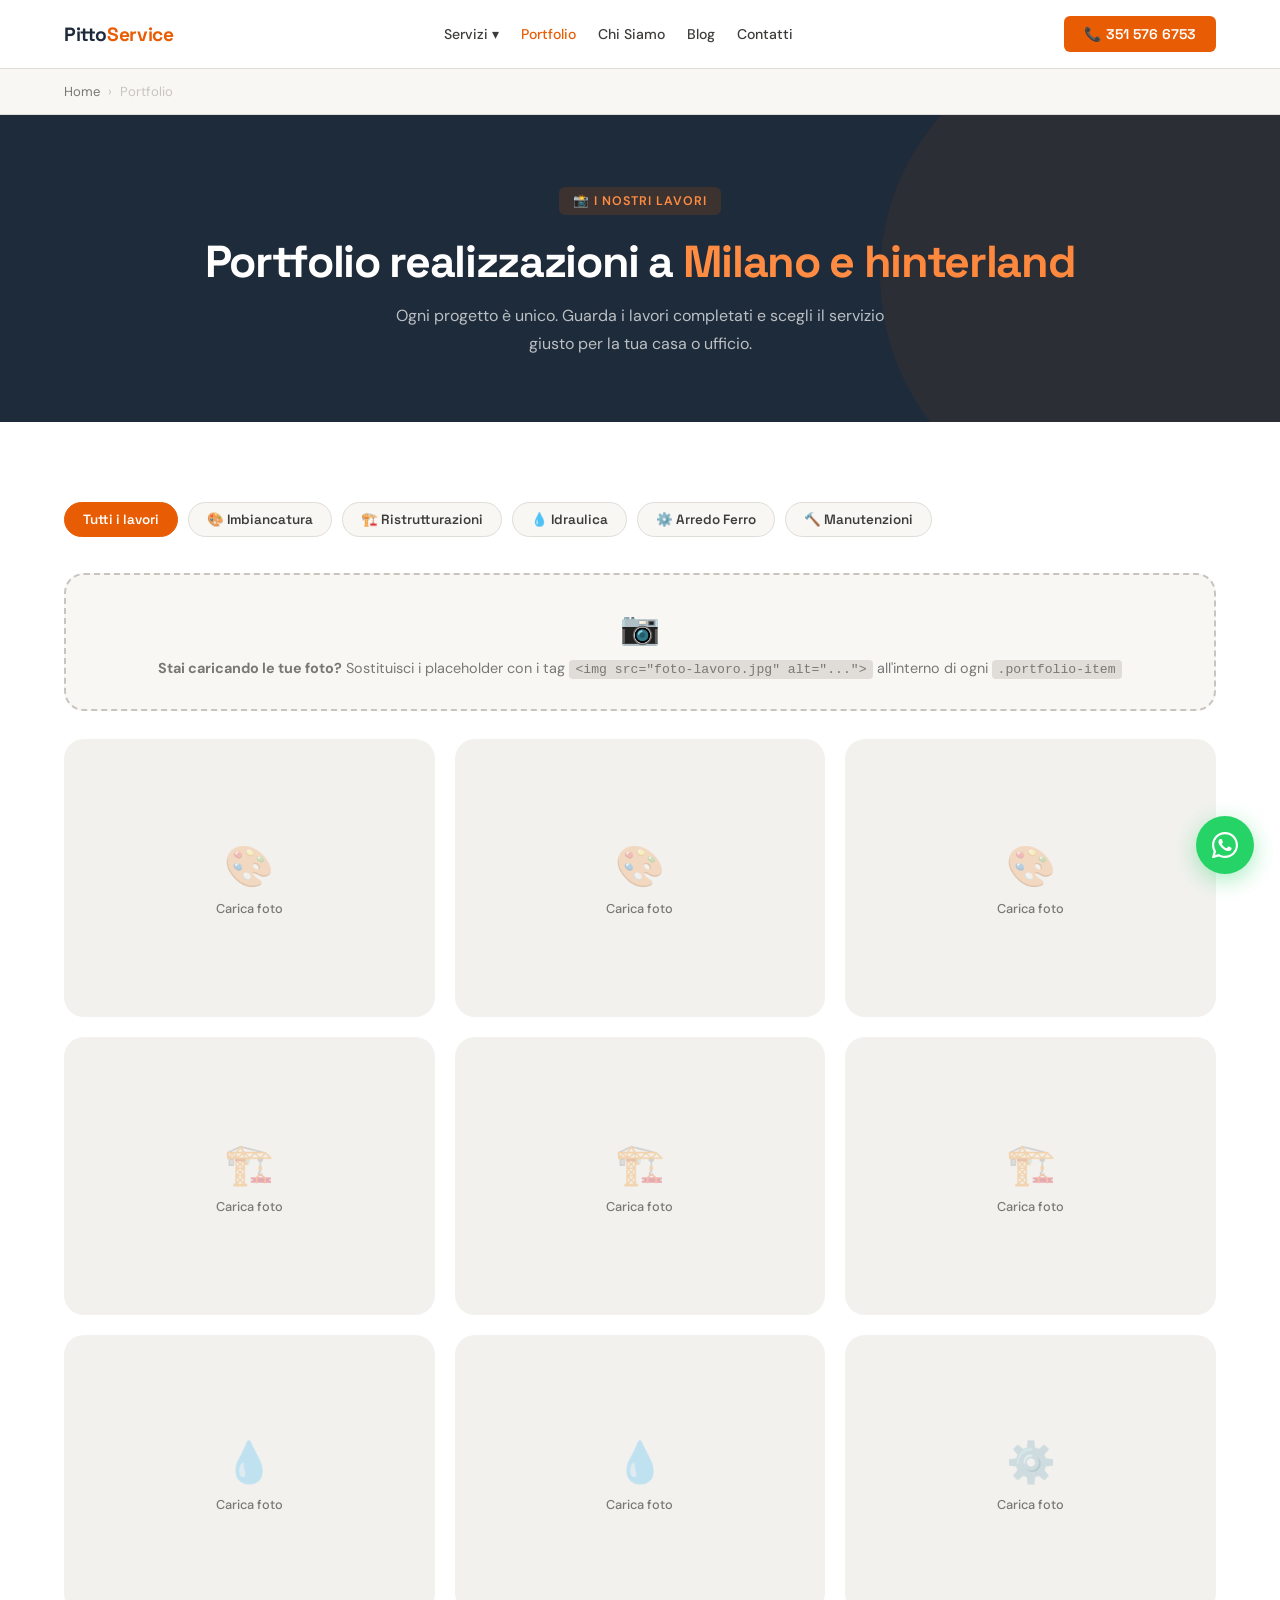
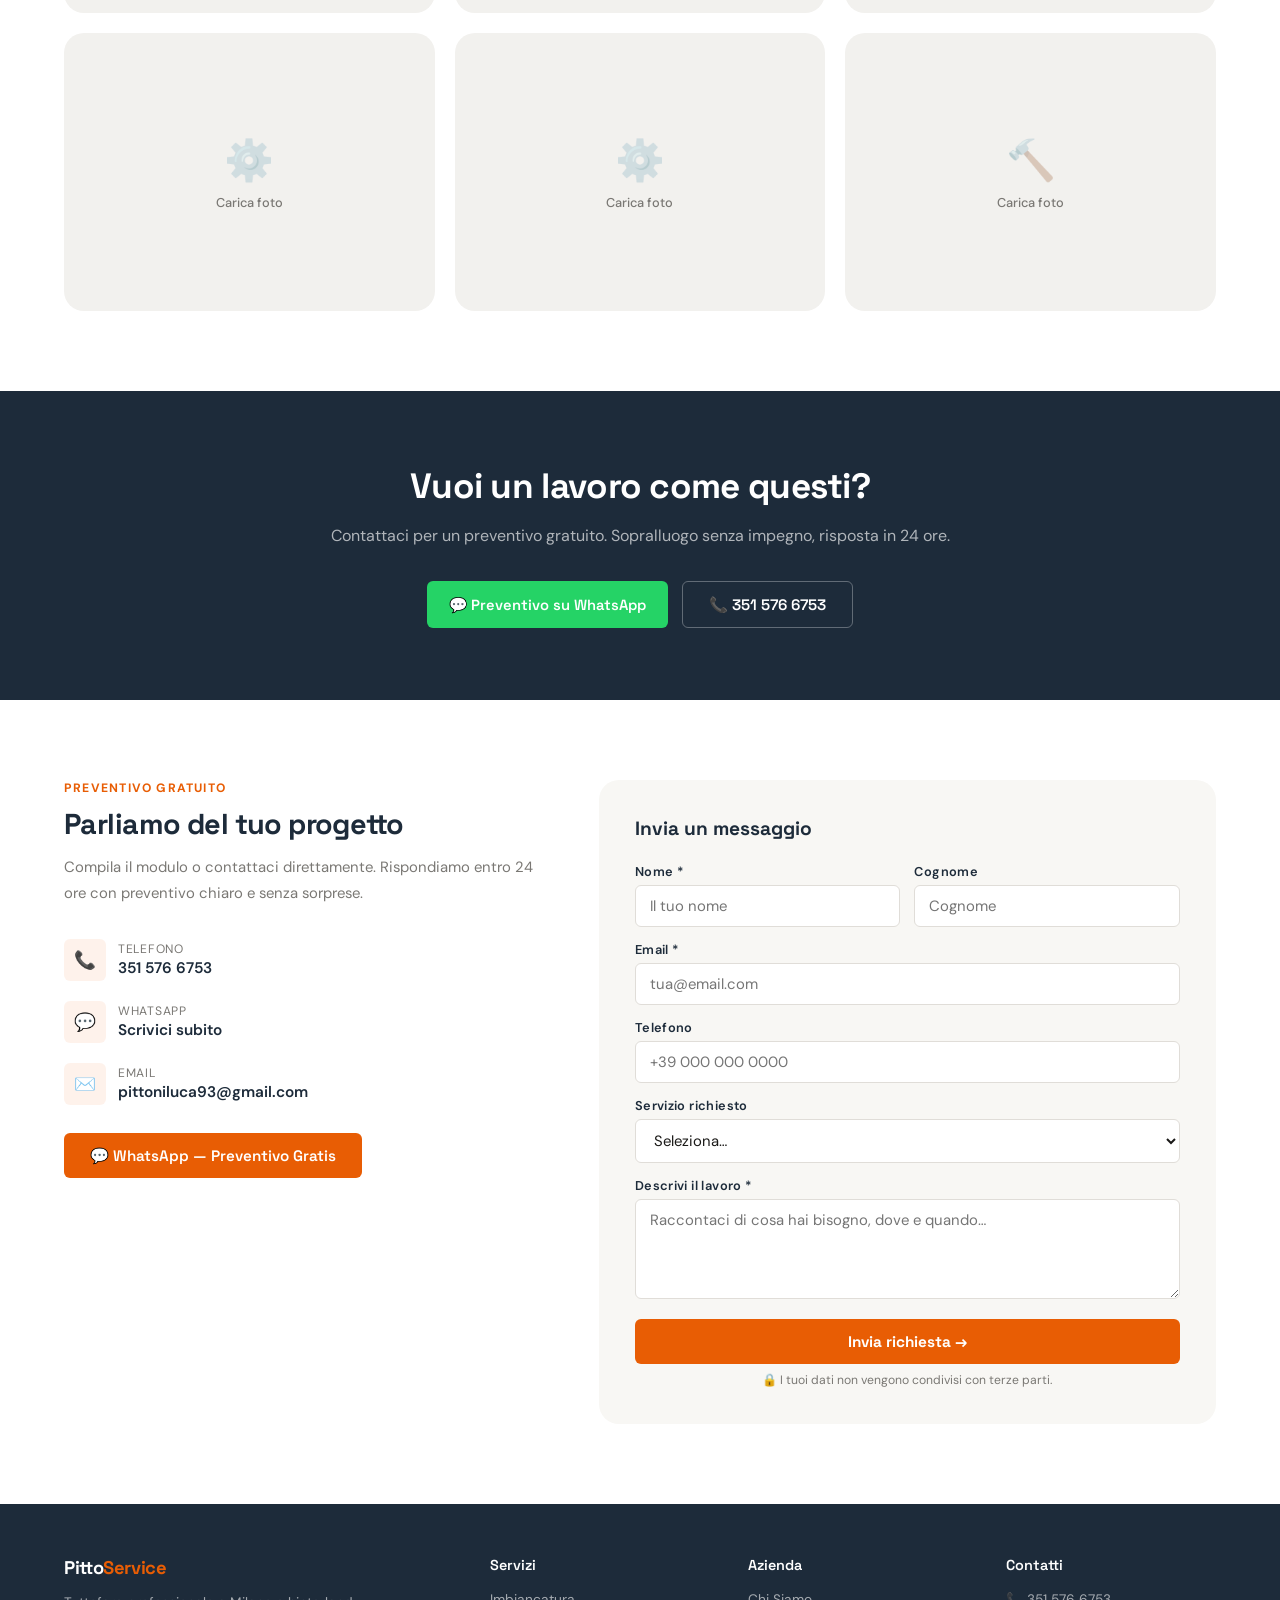
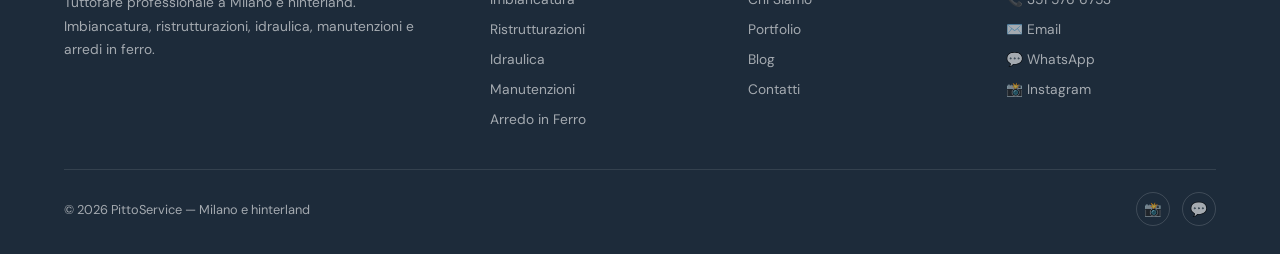
<file: portfolio.html>
<!DOCTYPE html>
<html lang="it">
<head>
<meta charset="UTF-8">
<meta name="viewport" content="width=device-width,initial-scale=1.0">
<meta name="robots" content="index,follow">
<title>Portfolio Lavori | I Nostri Progetti a Milano – PittoService</title>
<meta name="description" content="Guarda i lavori realizzati da PittoService a Milano: imbiancatura, ristrutturazioni, idraulica e arredi in ferro. Foto e dettagli di ogni progetto.">
<link rel="canonical" href="https://www.pittoservice.it/portfolio.html">
<meta property="og:title" content="Portfolio Lavori | I Nostri Progetti a Milano – PittoService">
<meta property="og:description" content="Guarda i lavori realizzati da PittoService a Milano: imbiancatura, ristrutturazioni, idraulica e arredi in ferro. Foto e dettagli di ogni progetto.">
<meta property="og:type" content="website">
<meta property="og:locale" content="it_IT">
<link rel="preconnect" href="https://fonts.googleapis.com"><link rel="preconnect" href="https://fonts.gstatic.com" crossorigin><link href="https://fonts.googleapis.com/css2?family=Space+Grotesk:wght@400;500;600;700&family=DM+Sans:opsz,wght@9..40,400;9..40,500&display=swap" rel="stylesheet">
<link rel="stylesheet" href="css/style.css">
</head>
<body><div class="mobile-nav" id="mobileNav"><button class="mobile-nav-close" onclick="toggleMobileNav()">✕</button><a href="index.html">Home</a><div class="mobile-nav-sub"><a href="servizi/imbiancatura.html">Imbiancatura</a><a href="servizi/ristrutturazioni.html">Ristrutturazioni</a><a href="servizi/idraulica.html">Idraulica</a><a href="servizi/manutenzioni.html">Manutenzioni</a><a href="servizi/arredo-ferro.html">Arredo Ferro</a></div><a href="portfolio.html">Portfolio</a><a href="chi-siamo.html">Chi Siamo</a><a href="blog/index.html">Blog</a><a href="index.html#contatti">Contatti</a></div><nav class="nav"><div class="nav-inner"><a href="index.html" class="nav-logo">Pitto<span>Service</span></a><div class="nav-links"><div class="nav-dropdown"><a href="#">Servizi ▾</a><div class="nav-dropdown-menu"><a href="servizi/imbiancatura.html">🎨 Imbiancatura</a><a href="servizi/ristrutturazioni.html">🏗️ Ristrutturazioni</a><a href="servizi/idraulica.html">💧 Idraulica</a><a href="servizi/manutenzioni.html">🔨 Manutenzioni</a><a href="servizi/arredo-ferro.html">⚙️ Arredo in Ferro</a></div></div><a href="portfolio.html">Portfolio</a><a href="chi-siamo.html">Chi Siamo</a><a href="blog/index.html">Blog</a><a href="index.html#contatti">Contatti</a></div><a href="tel:+393515766753" class="nav-cta">📞 351 576 6753</a><button class="nav-toggle" onclick="toggleMobileNav()"><svg width="22" height="22" viewBox="0 0 24 24" fill="none" stroke="currentColor" stroke-width="2"><line x1="3" y1="6" x2="21" y2="6"/><line x1="3" y1="12" x2="21" y2="12"/><line x1="3" y1="18" x2="21" y2="18"/></svg></button></div></nav>
<main id="main-content">
<nav class="breadcrumb"><div class="breadcrumb-inner"><a href="index.html">Home</a><span>›</span><span>Portfolio</span></div></nav>
<header class="hero" style="padding:72px 5vw 64px">
<div style="max-width:var(--max);margin:0 auto;text-align:center">
<div class="hero-eyebrow" style="justify-content:center">📸 I Nostri Lavori</div>
<h1 style="font-family:var(--font-display);font-size:clamp(2rem,3.5vw,3rem);font-weight:700;letter-spacing:-0.03em;color:#fff;margin-bottom:16px">Portfolio realizzazioni a <em style="color:var(--orange-light)">Milano e hinterland</em></h1>
<p style="color:rgba(255,255,255,.7);font-size:1rem;max-width:520px;margin:0 auto;line-height:1.75">Ogni progetto è unico. Guarda i lavori completati e scegli il servizio giusto per la tua casa o ufficio.</p>
</div>
</header>

<section class="section">
<div class="section-inner">
<div class="portfolio-filters" role="group" aria-label="Filtra per categoria">
<button class="filter-btn active" onclick="filterPortfolio('tutti')">Tutti i lavori</button>
<button class="filter-btn" onclick="filterPortfolio('imbiancatura')">🎨 Imbiancatura</button>
<button class="filter-btn" onclick="filterPortfolio('ristrutturazioni')">🏗️ Ristrutturazioni</button>
<button class="filter-btn" onclick="filterPortfolio('idraulica')">💧 Idraulica</button>
<button class="filter-btn" onclick="filterPortfolio('arredo-ferro')">⚙️ Arredo Ferro</button>
<button class="filter-btn" onclick="filterPortfolio('manutenzioni')">🔨 Manutenzioni</button>
</div>

<div class="portfolio-upload-notice" style="margin-bottom:28px">
<div style="font-size:2rem">📷</div>
<p><strong>Stai caricando le tue foto?</strong> Sostituisci i placeholder con i tag <code style="background:var(--gray-200);padding:2px 6px;border-radius:4px;font-size:.82rem">&lt;img src="foto-lavoro.jpg" alt="..."&gt;</code> all'interno di ogni <code style="background:var(--gray-200);padding:2px 6px;border-radius:4px;font-size:.82rem">.portfolio-item</code></p>
</div>

<div class="portfolio-grid">
<div class="portfolio-item" data-cat="imbiancatura" role="img" aria-label="Imbiancatura appartamento 3 locali">
<div class="portfolio-placeholder"><div class="portfolio-placeholder-icon">🎨</div><div class="portfolio-placeholder-label">Carica foto</div></div>
<div class="portfolio-overlay"><div class="portfolio-overlay-text"><h4>Imbiancatura appartamento 3 locali</h4><span>📍 Milano – Zona Navigli</span></div></div>
</div>
<div class="portfolio-item" data-cat="imbiancatura" role="img" aria-label="Imbiancatura ufficio 200 mq">
<div class="portfolio-placeholder"><div class="portfolio-placeholder-icon">🎨</div><div class="portfolio-placeholder-label">Carica foto</div></div>
<div class="portfolio-overlay"><div class="portfolio-overlay-text"><h4>Imbiancatura ufficio 200 mq</h4><span>📍 Milano – Centro</span></div></div>
</div>
<div class="portfolio-item" data-cat="imbiancatura" role="img" aria-label="Imbiancatura con stucco decorativo">
<div class="portfolio-placeholder"><div class="portfolio-placeholder-icon">🎨</div><div class="portfolio-placeholder-label">Carica foto</div></div>
<div class="portfolio-overlay"><div class="portfolio-overlay-text"><h4>Imbiancatura con stucco decorativo</h4><span>📍 Sesto San Giovanni</span></div></div>
</div>
<div class="portfolio-item" data-cat="ristrutturazioni" role="img" aria-label="Rifacimento bagno completo">
<div class="portfolio-placeholder"><div class="portfolio-placeholder-icon">🏗️</div><div class="portfolio-placeholder-label">Carica foto</div></div>
<div class="portfolio-overlay"><div class="portfolio-overlay-text"><h4>Rifacimento bagno completo</h4><span>📍 Milano – Porta Romana</span></div></div>
</div>
<div class="portfolio-item" data-cat="ristrutturazioni" role="img" aria-label="Posa pavimento in parquet">
<div class="portfolio-placeholder"><div class="portfolio-placeholder-icon">🏗️</div><div class="portfolio-placeholder-label">Carica foto</div></div>
<div class="portfolio-overlay"><div class="portfolio-overlay-text"><h4>Posa pavimento in parquet</h4><span>📍 Cinisello Balsamo</span></div></div>
</div>
<div class="portfolio-item" data-cat="ristrutturazioni" role="img" aria-label="Controsoffitto con illuminazione LED">
<div class="portfolio-placeholder"><div class="portfolio-placeholder-icon">🏗️</div><div class="portfolio-placeholder-label">Carica foto</div></div>
<div class="portfolio-overlay"><div class="portfolio-overlay-text"><h4>Controsoffitto con illuminazione LED</h4><span>📍 Monza</span></div></div>
</div>
<div class="portfolio-item" data-cat="idraulica" role="img" aria-label="Riparazione perdita urgente">
<div class="portfolio-placeholder"><div class="portfolio-placeholder-icon">💧</div><div class="portfolio-placeholder-label">Carica foto</div></div>
<div class="portfolio-overlay"><div class="portfolio-overlay-text"><h4>Riparazione perdita urgente</h4><span>📍 Milano – Lambrate</span></div></div>
</div>
<div class="portfolio-item" data-cat="idraulica" role="img" aria-label="Installazione nuova rubinetteria bagno">
<div class="portfolio-placeholder"><div class="portfolio-placeholder-icon">💧</div><div class="portfolio-placeholder-label">Carica foto</div></div>
<div class="portfolio-overlay"><div class="portfolio-overlay-text"><h4>Installazione nuova rubinetteria bagno</h4><span>📍 Cologno Monzese</span></div></div>
</div>
<div class="portfolio-item" data-cat="arredo-ferro" role="img" aria-label="Ringhiera scala in ferro battuto">
<div class="portfolio-placeholder"><div class="portfolio-placeholder-icon">⚙️</div><div class="portfolio-placeholder-label">Carica foto</div></div>
<div class="portfolio-overlay"><div class="portfolio-overlay-text"><h4>Ringhiera scala in ferro battuto</h4><span>📍 Milano – Brera</span></div></div>
</div>
<div class="portfolio-item" data-cat="arredo-ferro" role="img" aria-label="Mensole industriali in ferro">
<div class="portfolio-placeholder"><div class="portfolio-placeholder-icon">⚙️</div><div class="portfolio-placeholder-label">Carica foto</div></div>
<div class="portfolio-overlay"><div class="portfolio-overlay-text"><h4>Mensole industriali in ferro</h4><span>📍 Milano – Isola</span></div></div>
</div>
<div class="portfolio-item" data-cat="arredo-ferro" role="img" aria-label="Cancello carrabile su misura">
<div class="portfolio-placeholder"><div class="portfolio-placeholder-icon">⚙️</div><div class="portfolio-placeholder-label">Carica foto</div></div>
<div class="portfolio-overlay"><div class="portfolio-overlay-text"><h4>Cancello carrabile su misura</h4><span>📍 Sesto San Giovanni</span></div></div>
</div>
<div class="portfolio-item" data-cat="manutenzioni" role="img" aria-label="Manutenzione porte e finestre">
<div class="portfolio-placeholder"><div class="portfolio-placeholder-icon">🔨</div><div class="portfolio-placeholder-label">Carica foto</div></div>
<div class="portfolio-overlay"><div class="portfolio-overlay-text"><h4>Manutenzione porte e finestre</h4><span>📍 Monza</span></div></div>
</div>
</div>
</div>
</section>

<section class="cta-banner">
<div class="cta-banner-inner">
<h2>Vuoi un lavoro come questi?</h2>
<p>Contattaci per un preventivo gratuito. Sopralluogo senza impegno, risposta in 24 ore.</p>
<div class="cta-banner-btns">
<a href="https://api.whatsapp.com/send?phone=393515766753" class="wa-btn" target="_blank" rel="noopener">💬 Preventivo su WhatsApp</a>
<a href="tel:+393515766753" class="btn-outline" style="color:#fff;border-color:rgba(255,255,255,.3)">📞 351 576 6753</a>
</div>
</div>
</section>
</main>
<section class="section" id="contatti"><div class="section-inner"><div class="contact-section-inner"><div class="contact-info"><div class="section-tag">Preventivo Gratuito</div><h2>Parliamo del tuo progetto</h2><p>Compila il modulo o contattaci direttamente. Rispondiamo entro 24 ore con preventivo chiaro e senza sorprese.</p><div class="contact-items"><div class="contact-item"><div class="contact-icon">📞</div><div><div class="contact-item-label">Telefono</div><a href="tel:+393515766753" class="contact-item-val">351 576 6753</a></div></div><div class="contact-item"><div class="contact-icon">💬</div><div><div class="contact-item-label">WhatsApp</div><a href="https://api.whatsapp.com/send?phone=393515766753" class="contact-item-val" target="_blank">Scrivici subito</a></div></div><div class="contact-item"><div class="contact-icon">✉️</div><div><div class="contact-item-label">Email</div><a href="mailto:pittoniluca93@gmail.com" class="contact-item-val">pittoniluca93@gmail.com</a></div></div></div><a href="https://api.whatsapp.com/send?phone=393515766753" class="btn-primary" target="_blank" style="width:fit-content">💬 WhatsApp — Preventivo Gratis</a></div><div class="contact-form-wrap"><h3>Invia un messaggio</h3><form action="mailto:pittoniluca93@gmail.com" method="POST" enctype="text/plain"><div class="form-row"><div class="form-group"><label>Nome *</label><input type="text" name="nome" placeholder="Il tuo nome" required></div><div class="form-group"><label>Cognome</label><input type="text" name="cognome" placeholder="Cognome"></div></div><div class="form-group"><label>Email *</label><input type="email" name="email" placeholder="tua@email.com" required></div><div class="form-group"><label>Telefono</label><input type="tel" name="telefono" placeholder="+39 000 000 0000"></div><div class="form-group"><label>Servizio richiesto</label><select name="servizio"><option value="">Seleziona…</option><option>Imbiancatura</option><option>Piccola ristrutturazione</option><option>Idraulica</option><option>Manutenzione varia</option><option>Arredo in ferro su misura</option><option>Altro</option></select></div><div class="form-group"><label>Descrivi il lavoro *</label><textarea name="messaggio" placeholder="Raccontaci di cosa hai bisogno, dove e quando…" required></textarea></div><button type="submit" class="form-submit">Invia richiesta →</button><p class="form-note">🔒 I tuoi dati non vengono condivisi con terze parti.</p></form></div></div></div></section><footer><div class="footer-inner"><div class="footer-top"><div class="footer-brand"><a href="index.html" class="footer-logo">Pitto<span>Service</span></a><p>Tuttofare professionale a Milano e hinterland. Imbiancatura, ristrutturazioni, idraulica, manutenzioni e arredi in ferro.</p></div><div class="footer-col"><h4>Servizi</h4><ul><li><a href="servizi/imbiancatura.html">Imbiancatura</a></li><li><a href="servizi/ristrutturazioni.html">Ristrutturazioni</a></li><li><a href="servizi/idraulica.html">Idraulica</a></li><li><a href="servizi/manutenzioni.html">Manutenzioni</a></li><li><a href="servizi/arredo-ferro.html">Arredo in Ferro</a></li></ul></div><div class="footer-col"><h4>Azienda</h4><ul><li><a href="chi-siamo.html">Chi Siamo</a></li><li><a href="portfolio.html">Portfolio</a></li><li><a href="blog/index.html">Blog</a></li><li><a href="index.html#contatti">Contatti</a></li></ul></div><div class="footer-col"><h4>Contatti</h4><ul><li><a href="tel:+393515766753">📞 351 576 6753</a></li><li><a href="mailto:pittoniluca93@gmail.com">✉️ Email</a></li><li><a href="https://api.whatsapp.com/send?phone=393515766753" target="_blank">💬 WhatsApp</a></li><li><a href="https://instagram.com/Pittoservice" target="_blank">📸 Instagram</a></li></ul></div></div><div class="footer-bottom"><span>© 2026 PittoService — Milano e hinterland</span><div class="footer-social"><a href="https://instagram.com/Pittoservice" target="_blank" aria-label="Instagram">📸</a><a href="https://api.whatsapp.com/send?phone=393515766753" target="_blank" aria-label="WhatsApp">💬</a></div></div></div></footer><a href="https://api.whatsapp.com/send?phone=393515766753&text=Ciao!%20Vorrei%20un%20preventivo%20gratuito." class="wa-float" aria-label="WhatsApp" target="_blank" rel="noopener"><span class="wa-float-tip">Preventivo gratis</span><svg width="26" height="26" viewBox="0 0 24 24" fill="currentColor"><path d="M17.472 14.382c-.297-.149-1.758-.867-2.03-.967-.273-.099-.471-.148-.67.15-.197.297-.767.966-.94 1.164-.173.199-.347.223-.644.075-.297-.15-1.255-.463-2.39-1.475-.883-.788-1.48-1.761-1.653-2.059-.173-.297-.018-.458.13-.606.134-.133.298-.347.446-.52.149-.174.198-.298.298-.497.099-.198.05-.371-.025-.52-.075-.149-.669-1.612-.916-2.207-.242-.579-.487-.5-.669-.51-.173-.008-.371-.01-.57-.01-.198 0-.52.074-.792.372-.272.297-1.04 1.016-1.04 2.479 0 1.462 1.065 2.875 1.213 3.074.149.198 2.096 3.2 5.077 4.487.709.306 1.262.489 1.694.625.712.227 1.36.195 1.871.118.571-.085 1.758-.719 2.006-1.413.248-.694.248-1.289.173-1.413-.074-.124-.272-.198-.57-.347z"/><path d="M12 0C5.373 0 0 5.373 0 12c0 2.132.557 4.133 1.528 5.873L.057 23.57a.5.5 0 0 0 .614.614l5.7-1.47A11.935 11.935 0 0 0 12 24c6.627 0 12-5.373 12-12S18.627 0 12 0zm0 22c-1.901 0-3.68-.54-5.191-1.471l-.371-.221-3.584.924.944-3.58-.239-.381A9.96 9.96 0 0 1 2 12C2 6.477 6.477 2 12 2s10 4.477 10 10-4.477 10-10 10z"/></svg></a><script src="js/main.js"></script></body></html>
</file>
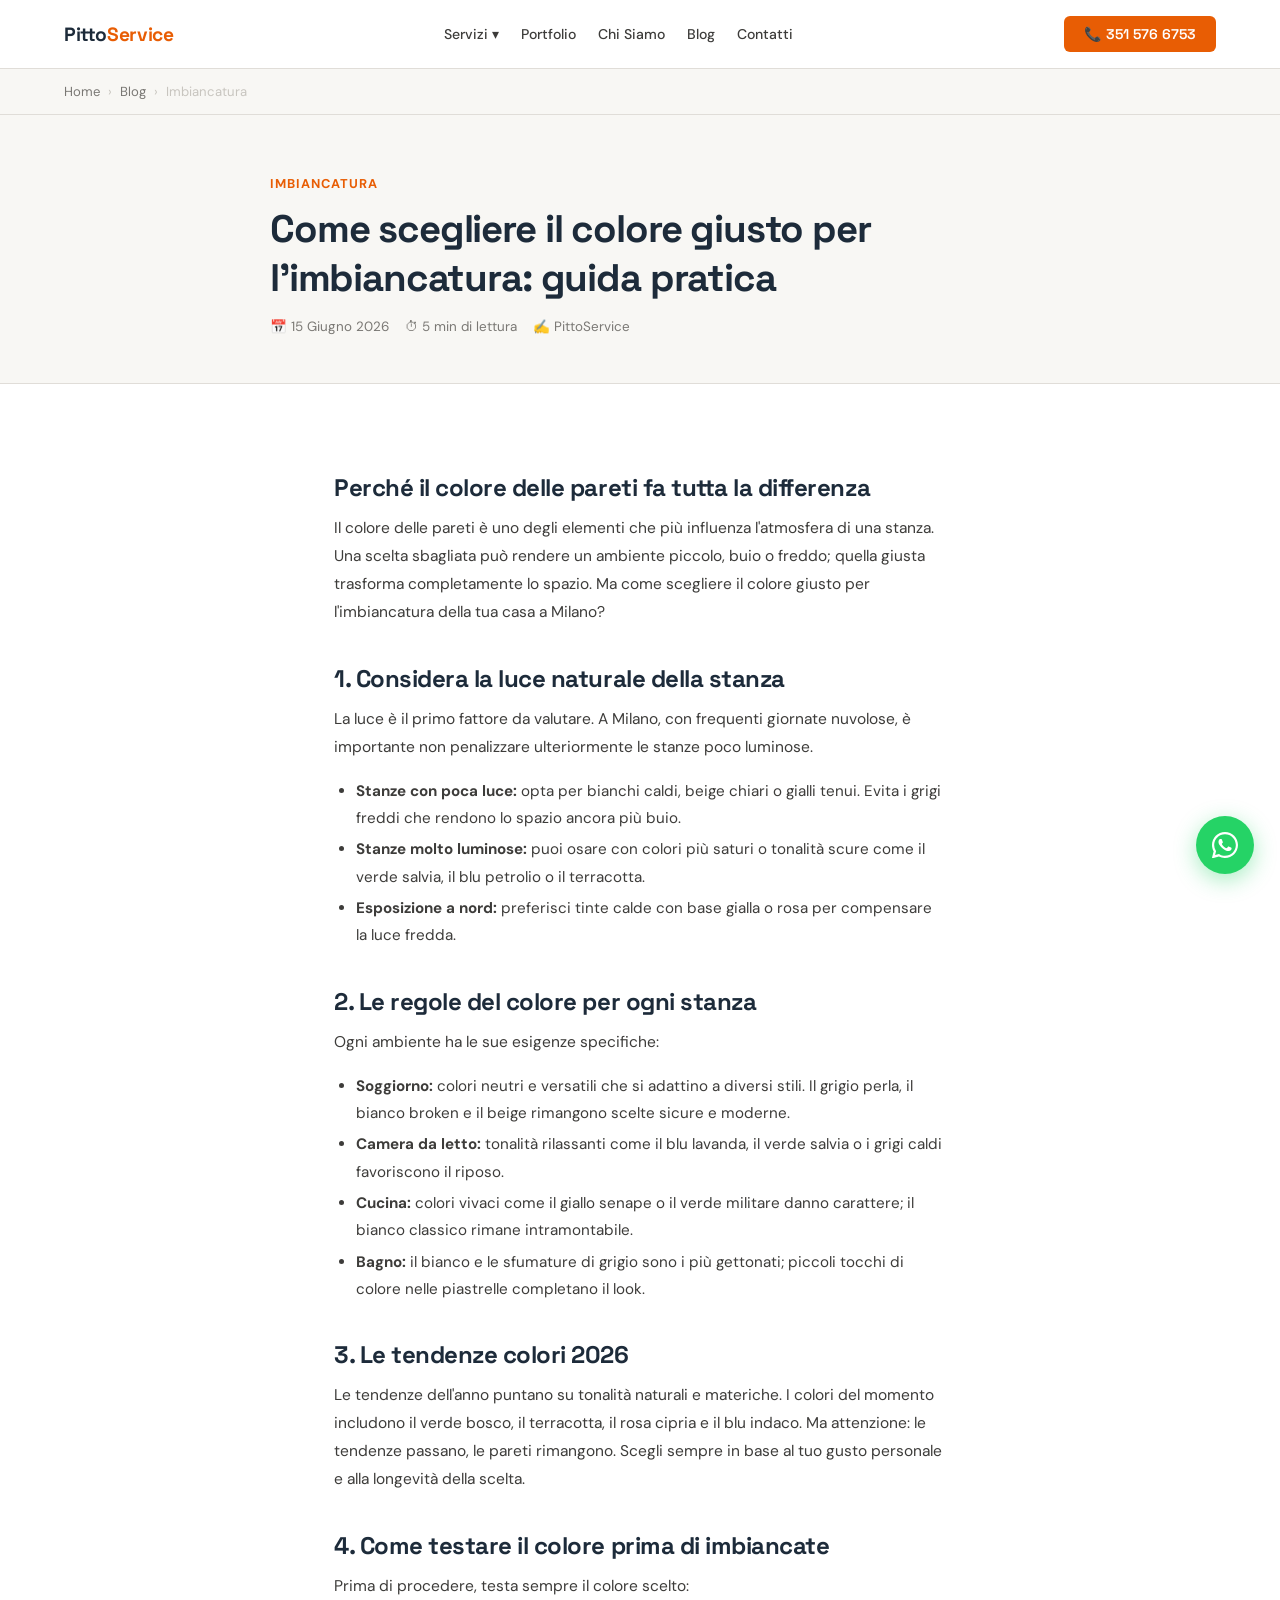
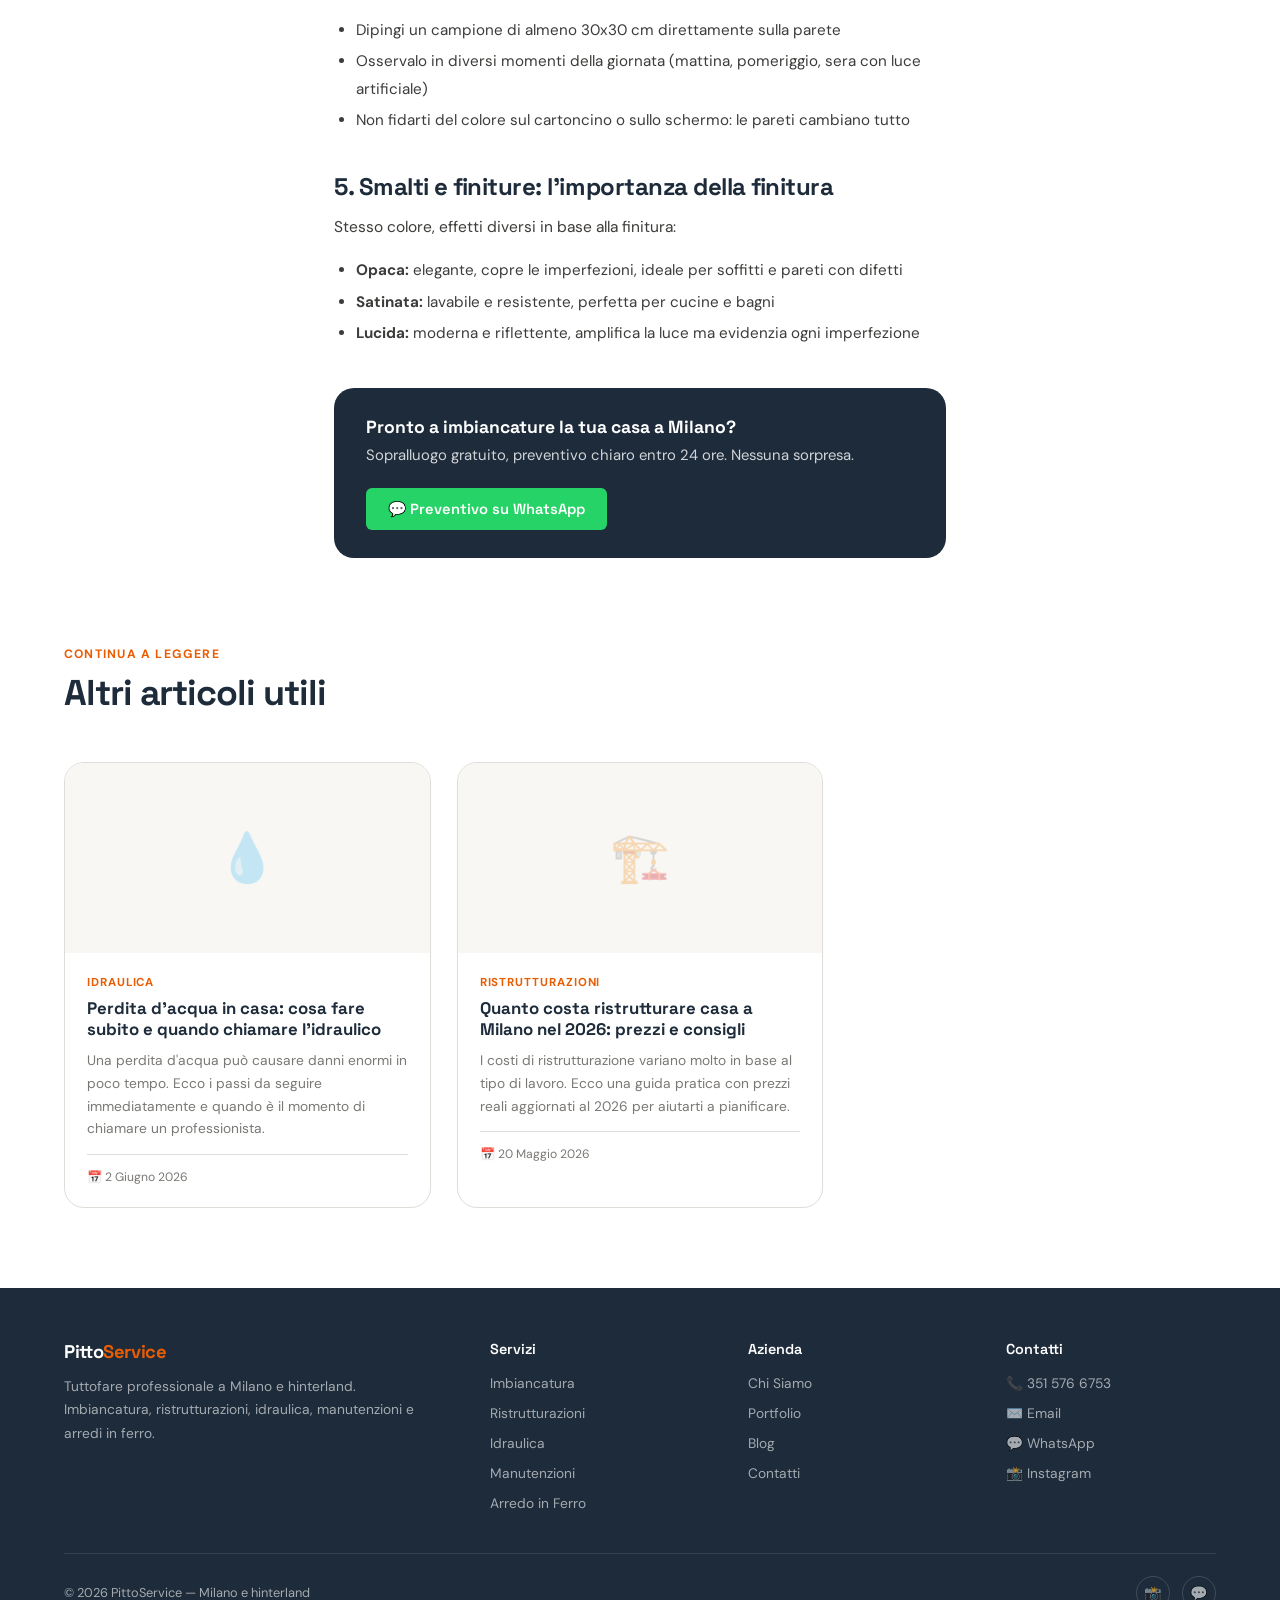
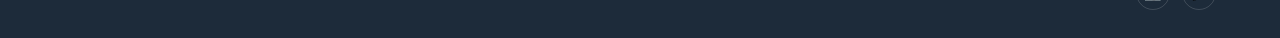
<file: blog/come-scegliere-colore-imbiancatura.html>
<!DOCTYPE html>
<html lang="it">
<head>
<meta charset="UTF-8">
<meta name="viewport" content="width=device-width,initial-scale=1.0">
<meta name="robots" content="index,follow">
<title>Come scegliere il colore giusto per l'imbiancatura: guida pratica</title>
<meta name="description" content="Guida completa per scegliere i colori migliori per imbiancatura interni a Milano. Consigli pratici su tinte, finiture e tendenze 2026.">
<link rel="canonical" href="https://www.pittoservice.it/blog/come-scegliere-colore-imbiancatura.html">
<meta property="og:title" content="Come scegliere il colore giusto per l'imbiancatura: guida pratica">
<meta property="og:description" content="Guida completa per scegliere i colori migliori per imbiancatura interni a Milano. Consigli pratici su tinte, finiture e tendenze 2026.">
<meta property="og:type" content="website">
<meta property="og:locale" content="it_IT">
<link rel="preconnect" href="https://fonts.googleapis.com"><link rel="preconnect" href="https://fonts.gstatic.com" crossorigin><link href="https://fonts.googleapis.com/css2?family=Space+Grotesk:wght@400;500;600;700&family=DM+Sans:opsz,wght@9..40,400;9..40,500&display=swap" rel="stylesheet">
<link rel="stylesheet" href="../css/style.css">
</head>
<body><div class="mobile-nav" id="mobileNav"><button class="mobile-nav-close" onclick="toggleMobileNav()">✕</button><a href="../index.html">Home</a><div class="mobile-nav-sub"><a href="../servizi/imbiancatura.html">Imbiancatura</a><a href="../servizi/ristrutturazioni.html">Ristrutturazioni</a><a href="../servizi/idraulica.html">Idraulica</a><a href="../servizi/manutenzioni.html">Manutenzioni</a><a href="../servizi/arredo-ferro.html">Arredo Ferro</a></div><a href="../portfolio.html">Portfolio</a><a href="../chi-siamo.html">Chi Siamo</a><a href="../blog/index.html">Blog</a><a href="../index.html#contatti">Contatti</a></div><nav class="nav"><div class="nav-inner"><a href="../index.html" class="nav-logo">Pitto<span>Service</span></a><div class="nav-links"><div class="nav-dropdown"><a href="#">Servizi ▾</a><div class="nav-dropdown-menu"><a href="../servizi/imbiancatura.html">🎨 Imbiancatura</a><a href="../servizi/ristrutturazioni.html">🏗️ Ristrutturazioni</a><a href="../servizi/idraulica.html">💧 Idraulica</a><a href="../servizi/manutenzioni.html">🔨 Manutenzioni</a><a href="../servizi/arredo-ferro.html">⚙️ Arredo in Ferro</a></div></div><a href="../portfolio.html">Portfolio</a><a href="../chi-siamo.html">Chi Siamo</a><a href="../blog/index.html">Blog</a><a href="../index.html#contatti">Contatti</a></div><a href="tel:+393515766753" class="nav-cta">📞 351 576 6753</a><button class="nav-toggle" onclick="toggleMobileNav()"><svg width="22" height="22" viewBox="0 0 24 24" fill="none" stroke="currentColor" stroke-width="2"><line x1="3" y1="6" x2="21" y2="6"/><line x1="3" y1="12" x2="21" y2="12"/><line x1="3" y1="18" x2="21" y2="18"/></svg></button></div></nav>
<main id="main-content">
<nav class="breadcrumb"><div class="breadcrumb-inner"><a href="../index.html">Home</a><span>›</span><a href="index.html">Blog</a><span>›</span><span>Imbiancatura</span></div></nav>
<div class="blog-article-header">
<div style="max-width:740px;margin:0 auto">
<div class="blog-card-tag" style="font-size:.8rem;font-weight:700;text-transform:uppercase;letter-spacing:.08em;color:var(--orange);margin-bottom:12px">Imbiancatura</div>
<h1>Come scegliere il colore giusto per l'imbiancatura: guida pratica</h1>
<div class="meta"><span>📅 15 Giugno 2026</span><span>⏱ 5 min di lettura</span><span>✍️ PittoService</span></div>
</div>
</div>
<section class="section" style="padding-top:52px;padding-bottom:0">
<article class="blog-article">

<h2>Perché il colore delle pareti fa tutta la differenza</h2>
<p>Il colore delle pareti è uno degli elementi che più influenza l'atmosfera di una stanza. Una scelta sbagliata può rendere un ambiente piccolo, buio o freddo; quella giusta trasforma completamente lo spazio. Ma come scegliere il colore giusto per l'imbiancatura della tua casa a Milano?</p>

<h2>1. Considera la luce naturale della stanza</h2>
<p>La luce è il primo fattore da valutare. A Milano, con frequenti giornate nuvolose, è importante non penalizzare ulteriormente le stanze poco luminose.</p>
<ul>
<li><strong>Stanze con poca luce:</strong> opta per bianchi caldi, beige chiari o gialli tenui. Evita i grigi freddi che rendono lo spazio ancora più buio.</li>
<li><strong>Stanze molto luminose:</strong> puoi osare con colori più saturi o tonalità scure come il verde salvia, il blu petrolio o il terracotta.</li>
<li><strong>Esposizione a nord:</strong> preferisci tinte calde con base gialla o rosa per compensare la luce fredda.</li>
</ul>

<h2>2. Le regole del colore per ogni stanza</h2>
<p>Ogni ambiente ha le sue esigenze specifiche:</p>
<ul>
<li><strong>Soggiorno:</strong> colori neutri e versatili che si adattino a diversi stili. Il grigio perla, il bianco broken e il beige rimangono scelte sicure e moderne.</li>
<li><strong>Camera da letto:</strong> tonalità rilassanti come il blu lavanda, il verde salvia o i grigi caldi favoriscono il riposo.</li>
<li><strong>Cucina:</strong> colori vivaci come il giallo senape o il verde militare danno carattere; il bianco classico rimane intramontabile.</li>
<li><strong>Bagno:</strong> il bianco e le sfumature di grigio sono i più gettonati; piccoli tocchi di colore nelle piastrelle completano il look.</li>
</ul>

<h2>3. Le tendenze colori 2026</h2>
<p>Le tendenze dell'anno puntano su tonalità naturali e materiche. I colori del momento includono il verde bosco, il terracotta, il rosa cipria e il blu indaco. Ma attenzione: le tendenze passano, le pareti rimangono. Scegli sempre in base al tuo gusto personale e alla longevità della scelta.</p>

<h2>4. Come testare il colore prima di imbiancate</h2>
<p>Prima di procedere, testa sempre il colore scelto:</p>
<ul>
<li>Dipingi un campione di almeno 30x30 cm direttamente sulla parete</li>
<li>Osservalo in diversi momenti della giornata (mattina, pomeriggio, sera con luce artificiale)</li>
<li>Non fidarti del colore sul cartoncino o sullo schermo: le pareti cambiano tutto</li>
</ul>

<h2>5. Smalti e finiture: l'importanza della finitura</h2>
<p>Stesso colore, effetti diversi in base alla finitura:</p>
<ul>
<li><strong>Opaca:</strong> elegante, copre le imperfezioni, ideale per soffitti e pareti con difetti</li>
<li><strong>Satinata:</strong> lavabile e resistente, perfetta per cucine e bagni</li>
<li><strong>Lucida:</strong> moderna e riflettente, amplifica la luce ma evidenzia ogni imperfezione</li>
</ul>

<div class="blog-cta-box">
<div><strong>Pronto a imbiancature la tua casa a Milano?</strong><p>Sopralluogo gratuito, preventivo chiaro entro 24 ore. Nessuna sorpresa.</p></div>
<a href="https://api.whatsapp.com/send?phone=393515766753" class="wa-btn" target="_blank" rel="noopener">💬 Preventivo su WhatsApp</a>
</div>
</article>
</section>
<section class="section" style="padding-top:48px">
<div class="section-inner">
<div class="section-tag">Continua a leggere</div>
<h2 class="section-title">Altri articoli utili</h2>
<div class="blog-grid">
<article class="blog-card"><div class="blog-card-img"><div style="font-size:3rem;opacity:.3">💧</div></div><div class="blog-card-body"><div class="blog-card-tag">Idraulica</div><h3><a href="cosa-fare-perdita-acqua-urgente.html">Perdita d'acqua in casa: cosa fare subito e quando chiamare l'idraulico</a></h3><p>Una perdita d'acqua può causare danni enormi in poco tempo. Ecco i passi da seguire immediatamente e quando è il momento di chiamare un professionista.</p><div class="blog-card-meta"><span>📅 2 Giugno 2026</span></div></div></article>
<article class="blog-card"><div class="blog-card-img"><div style="font-size:3rem;opacity:.3">🏗️</div></div><div class="blog-card-body"><div class="blog-card-tag">Ristrutturazioni</div><h3><a href="quanto-costa-ristrutturazione-casa-milano.html">Quanto costa ristrutturare casa a Milano nel 2026: prezzi e consigli</a></h3><p>I costi di ristrutturazione variano molto in base al tipo di lavoro. Ecco una guida pratica con prezzi reali aggiornati al 2026 per aiutarti a pianificare.</p><div class="blog-card-meta"><span>📅 20 Maggio 2026</span></div></div></article>
</div></div></section></main><footer><div class="footer-inner"><div class="footer-top"><div class="footer-brand"><a href="../index.html" class="footer-logo">Pitto<span>Service</span></a><p>Tuttofare professionale a Milano e hinterland. Imbiancatura, ristrutturazioni, idraulica, manutenzioni e arredi in ferro.</p></div><div class="footer-col"><h4>Servizi</h4><ul><li><a href="../servizi/imbiancatura.html">Imbiancatura</a></li><li><a href="../servizi/ristrutturazioni.html">Ristrutturazioni</a></li><li><a href="../servizi/idraulica.html">Idraulica</a></li><li><a href="../servizi/manutenzioni.html">Manutenzioni</a></li><li><a href="../servizi/arredo-ferro.html">Arredo in Ferro</a></li></ul></div><div class="footer-col"><h4>Azienda</h4><ul><li><a href="../chi-siamo.html">Chi Siamo</a></li><li><a href="../portfolio.html">Portfolio</a></li><li><a href="../blog/index.html">Blog</a></li><li><a href="../index.html#contatti">Contatti</a></li></ul></div><div class="footer-col"><h4>Contatti</h4><ul><li><a href="tel:+393515766753">📞 351 576 6753</a></li><li><a href="mailto:pittoniluca93@gmail.com">✉️ Email</a></li><li><a href="https://api.whatsapp.com/send?phone=393515766753" target="_blank">💬 WhatsApp</a></li><li><a href="https://instagram.com/Pittoservice" target="_blank">📸 Instagram</a></li></ul></div></div><div class="footer-bottom"><span>© 2026 PittoService — Milano e hinterland</span><div class="footer-social"><a href="https://instagram.com/Pittoservice" target="_blank" aria-label="Instagram">📸</a><a href="https://api.whatsapp.com/send?phone=393515766753" target="_blank" aria-label="WhatsApp">💬</a></div></div></div></footer><a href="https://api.whatsapp.com/send?phone=393515766753&text=Ciao!%20Vorrei%20un%20preventivo%20gratuito." class="wa-float" aria-label="WhatsApp" target="_blank" rel="noopener"><span class="wa-float-tip">Preventivo gratis</span><svg width="26" height="26" viewBox="0 0 24 24" fill="currentColor"><path d="M17.472 14.382c-.297-.149-1.758-.867-2.03-.967-.273-.099-.471-.148-.67.15-.197.297-.767.966-.94 1.164-.173.199-.347.223-.644.075-.297-.15-1.255-.463-2.39-1.475-.883-.788-1.48-1.761-1.653-2.059-.173-.297-.018-.458.13-.606.134-.133.298-.347.446-.52.149-.174.198-.298.298-.497.099-.198.05-.371-.025-.52-.075-.149-.669-1.612-.916-2.207-.242-.579-.487-.5-.669-.51-.173-.008-.371-.01-.57-.01-.198 0-.52.074-.792.372-.272.297-1.04 1.016-1.04 2.479 0 1.462 1.065 2.875 1.213 3.074.149.198 2.096 3.2 5.077 4.487.709.306 1.262.489 1.694.625.712.227 1.36.195 1.871.118.571-.085 1.758-.719 2.006-1.413.248-.694.248-1.289.173-1.413-.074-.124-.272-.198-.57-.347z"/><path d="M12 0C5.373 0 0 5.373 0 12c0 2.132.557 4.133 1.528 5.873L.057 23.57a.5.5 0 0 0 .614.614l5.7-1.47A11.935 11.935 0 0 0 12 24c6.627 0 12-5.373 12-12S18.627 0 12 0zm0 22c-1.901 0-3.68-.54-5.191-1.471l-.371-.221-3.584.924.944-3.58-.239-.381A9.96 9.96 0 0 1 2 12C2 6.477 6.477 2 12 2s10 4.477 10 10-4.477 10-10 10z"/></svg></a><script src="../js/main.js"></script></body></html>
</file>
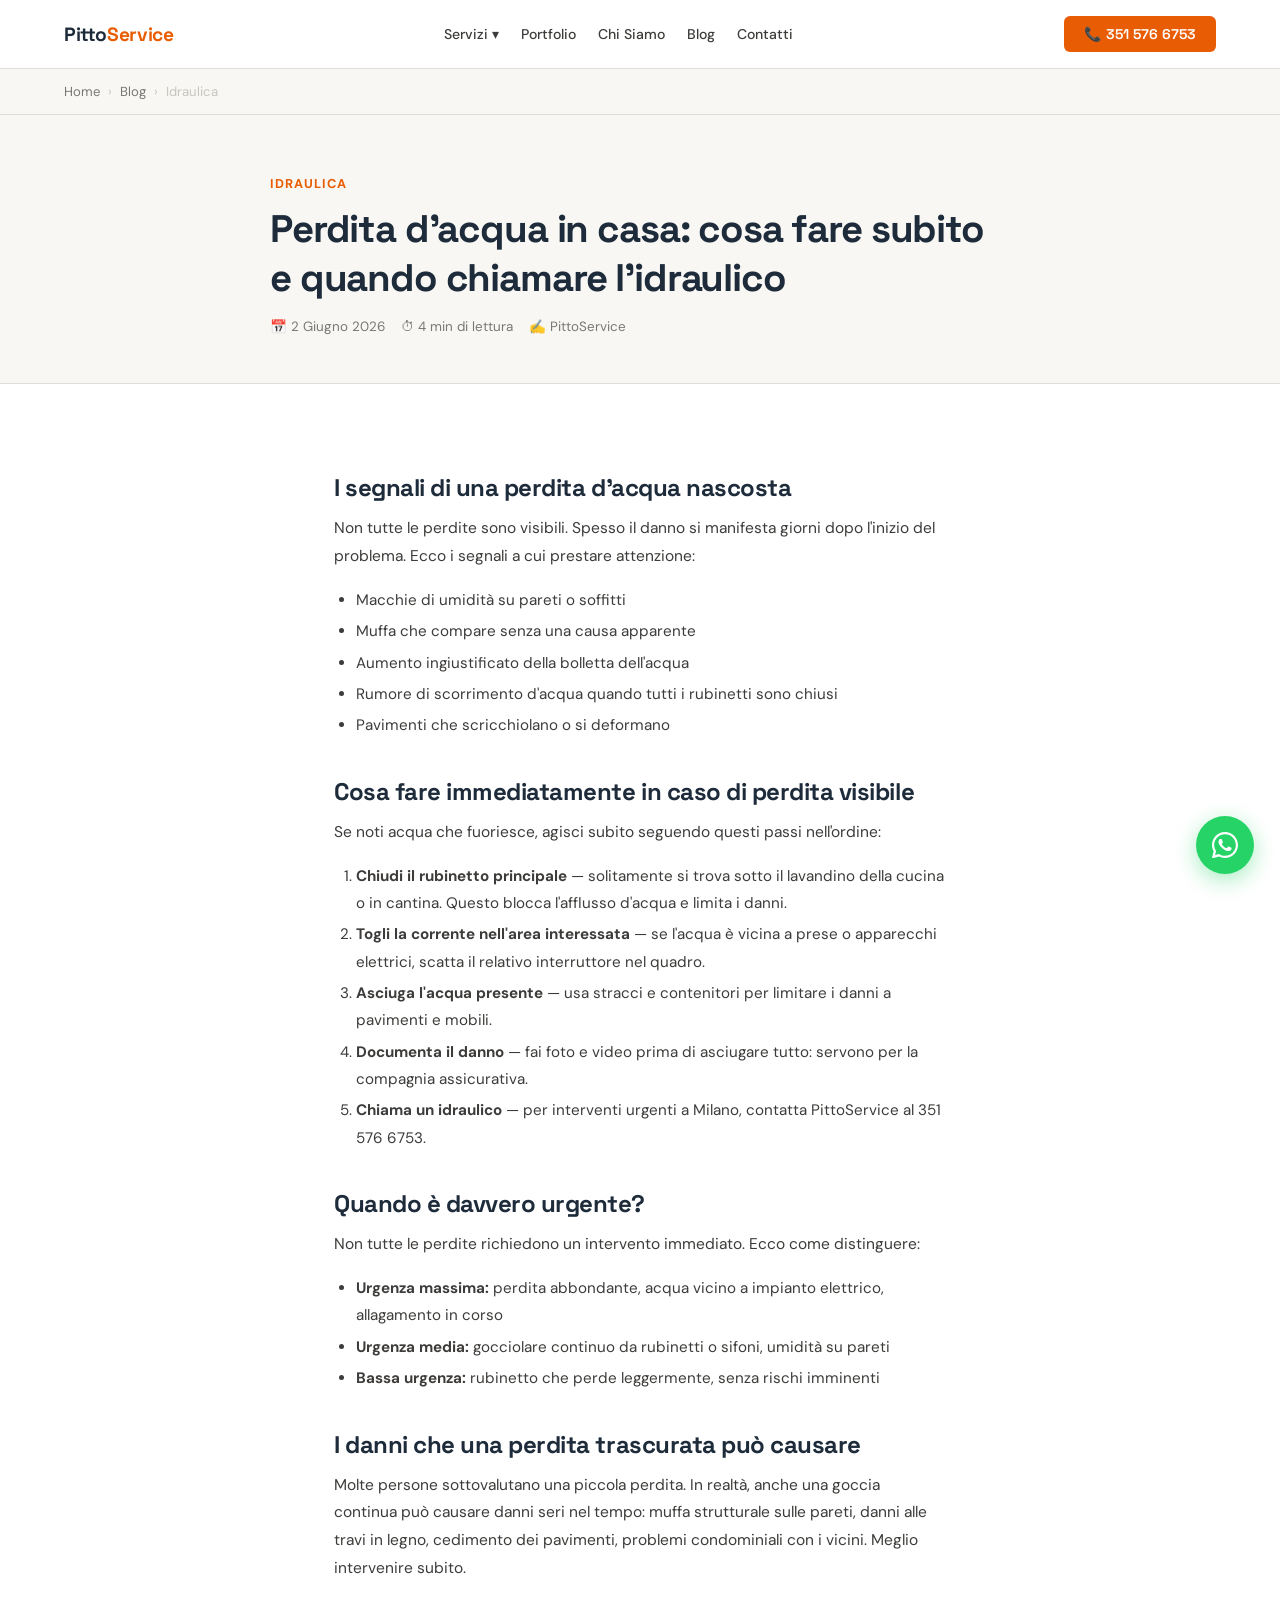
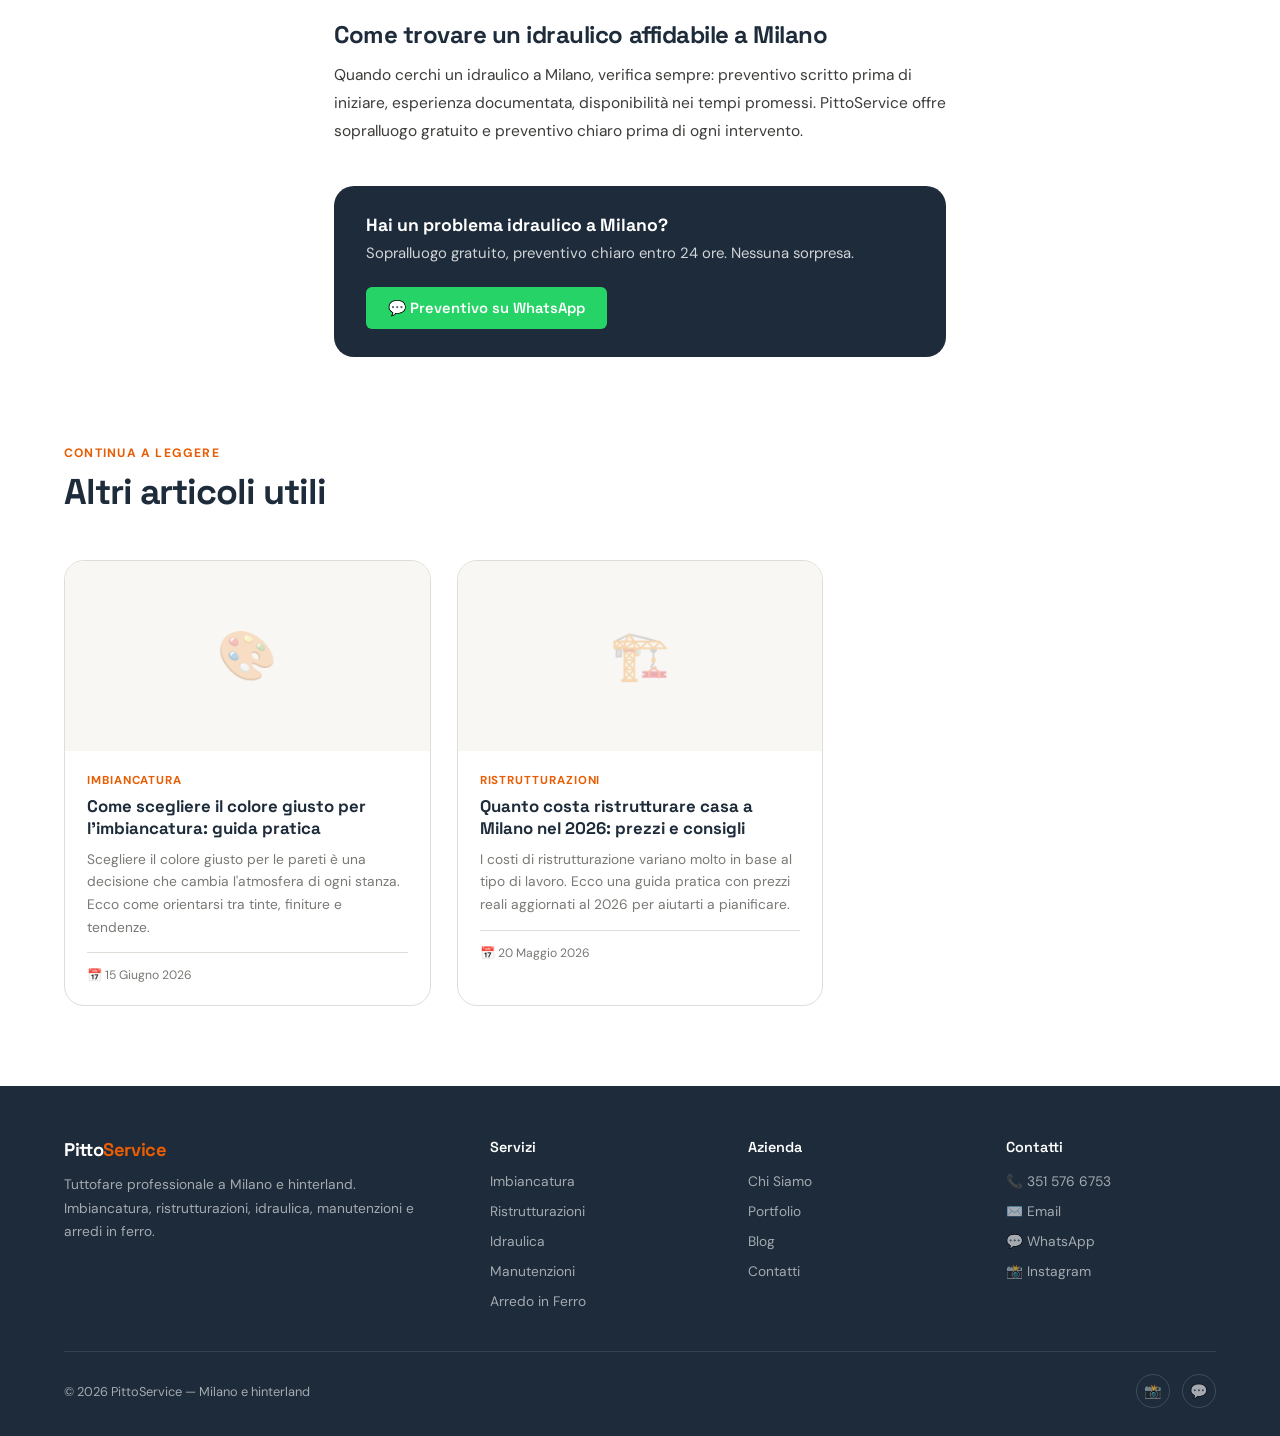
<file: blog/cosa-fare-perdita-acqua-urgente.html>
<!DOCTYPE html>
<html lang="it">
<head>
<meta charset="UTF-8">
<meta name="viewport" content="width=device-width,initial-scale=1.0">
<meta name="robots" content="index,follow">
<title>Perdita d'acqua in casa: cosa fare subito e quando chiamare l'idraulico</title>
<meta name="description" content="Guida rapida su cosa fare in caso di perdita d'acqua a Milano: i passi da seguire, i segnali di allerta e quando chiamare un idraulico urgente.">
<link rel="canonical" href="https://www.pittoservice.it/blog/cosa-fare-perdita-acqua-urgente.html">
<meta property="og:title" content="Perdita d'acqua in casa: cosa fare subito e quando chiamare l'idraulico">
<meta property="og:description" content="Guida rapida su cosa fare in caso di perdita d'acqua a Milano: i passi da seguire, i segnali di allerta e quando chiamare un idraulico urgente.">
<meta property="og:type" content="website">
<meta property="og:locale" content="it_IT">
<link rel="preconnect" href="https://fonts.googleapis.com"><link rel="preconnect" href="https://fonts.gstatic.com" crossorigin><link href="https://fonts.googleapis.com/css2?family=Space+Grotesk:wght@400;500;600;700&family=DM+Sans:opsz,wght@9..40,400;9..40,500&display=swap" rel="stylesheet">
<link rel="stylesheet" href="../css/style.css">
</head>
<body><div class="mobile-nav" id="mobileNav"><button class="mobile-nav-close" onclick="toggleMobileNav()">✕</button><a href="../index.html">Home</a><div class="mobile-nav-sub"><a href="../servizi/imbiancatura.html">Imbiancatura</a><a href="../servizi/ristrutturazioni.html">Ristrutturazioni</a><a href="../servizi/idraulica.html">Idraulica</a><a href="../servizi/manutenzioni.html">Manutenzioni</a><a href="../servizi/arredo-ferro.html">Arredo Ferro</a></div><a href="../portfolio.html">Portfolio</a><a href="../chi-siamo.html">Chi Siamo</a><a href="../blog/index.html">Blog</a><a href="../index.html#contatti">Contatti</a></div><nav class="nav"><div class="nav-inner"><a href="../index.html" class="nav-logo">Pitto<span>Service</span></a><div class="nav-links"><div class="nav-dropdown"><a href="#">Servizi ▾</a><div class="nav-dropdown-menu"><a href="../servizi/imbiancatura.html">🎨 Imbiancatura</a><a href="../servizi/ristrutturazioni.html">🏗️ Ristrutturazioni</a><a href="../servizi/idraulica.html">💧 Idraulica</a><a href="../servizi/manutenzioni.html">🔨 Manutenzioni</a><a href="../servizi/arredo-ferro.html">⚙️ Arredo in Ferro</a></div></div><a href="../portfolio.html">Portfolio</a><a href="../chi-siamo.html">Chi Siamo</a><a href="../blog/index.html">Blog</a><a href="../index.html#contatti">Contatti</a></div><a href="tel:+393515766753" class="nav-cta">📞 351 576 6753</a><button class="nav-toggle" onclick="toggleMobileNav()"><svg width="22" height="22" viewBox="0 0 24 24" fill="none" stroke="currentColor" stroke-width="2"><line x1="3" y1="6" x2="21" y2="6"/><line x1="3" y1="12" x2="21" y2="12"/><line x1="3" y1="18" x2="21" y2="18"/></svg></button></div></nav>
<main id="main-content">
<nav class="breadcrumb"><div class="breadcrumb-inner"><a href="../index.html">Home</a><span>›</span><a href="index.html">Blog</a><span>›</span><span>Idraulica</span></div></nav>
<div class="blog-article-header">
<div style="max-width:740px;margin:0 auto">
<div class="blog-card-tag" style="font-size:.8rem;font-weight:700;text-transform:uppercase;letter-spacing:.08em;color:var(--orange);margin-bottom:12px">Idraulica</div>
<h1>Perdita d'acqua in casa: cosa fare subito e quando chiamare l'idraulico</h1>
<div class="meta"><span>📅 2 Giugno 2026</span><span>⏱ 4 min di lettura</span><span>✍️ PittoService</span></div>
</div>
</div>
<section class="section" style="padding-top:52px;padding-bottom:0">
<article class="blog-article">

<h2>I segnali di una perdita d'acqua nascosta</h2>
<p>Non tutte le perdite sono visibili. Spesso il danno si manifesta giorni dopo l'inizio del problema. Ecco i segnali a cui prestare attenzione:</p>
<ul>
<li>Macchie di umidità su pareti o soffitti</li>
<li>Muffa che compare senza una causa apparente</li>
<li>Aumento ingiustificato della bolletta dell'acqua</li>
<li>Rumore di scorrimento d'acqua quando tutti i rubinetti sono chiusi</li>
<li>Pavimenti che scricchiolano o si deformano</li>
</ul>

<h2>Cosa fare immediatamente in caso di perdita visibile</h2>
<p>Se noti acqua che fuoriesce, agisci subito seguendo questi passi nell'ordine:</p>
<ol>
<li><strong>Chiudi il rubinetto principale</strong> — solitamente si trova sotto il lavandino della cucina o in cantina. Questo blocca l'afflusso d'acqua e limita i danni.</li>
<li><strong>Togli la corrente nell'area interessata</strong> — se l'acqua è vicina a prese o apparecchi elettrici, scatta il relativo interruttore nel quadro.</li>
<li><strong>Asciuga l'acqua presente</strong> — usa stracci e contenitori per limitare i danni a pavimenti e mobili.</li>
<li><strong>Documenta il danno</strong> — fai foto e video prima di asciugare tutto: servono per la compagnia assicurativa.</li>
<li><strong>Chiama un idraulico</strong> — per interventi urgenti a Milano, contatta PittoService al 351 576 6753.</li>
</ol>

<h2>Quando è davvero urgente?</h2>
<p>Non tutte le perdite richiedono un intervento immediato. Ecco come distinguere:</p>
<ul>
<li><strong>Urgenza massima:</strong> perdita abbondante, acqua vicino a impianto elettrico, allagamento in corso</li>
<li><strong>Urgenza media:</strong> gocciolare continuo da rubinetti o sifoni, umidità su pareti</li>
<li><strong>Bassa urgenza:</strong> rubinetto che perde leggermente, senza rischi imminenti</li>
</ul>

<h2>I danni che una perdita trascurata può causare</h2>
<p>Molte persone sottovalutano una piccola perdita. In realtà, anche una goccia continua può causare danni seri nel tempo: muffa strutturale sulle pareti, danni alle travi in legno, cedimento dei pavimenti, problemi condominiali con i vicini. Meglio intervenire subito.</p>

<h2>Come trovare un idraulico affidabile a Milano</h2>
<p>Quando cerchi un idraulico a Milano, verifica sempre: preventivo scritto prima di iniziare, esperienza documentata, disponibilità nei tempi promessi. PittoService offre sopralluogo gratuito e preventivo chiaro prima di ogni intervento.</p>

<div class="blog-cta-box">
<div><strong>Hai un problema idraulico a Milano?</strong><p>Sopralluogo gratuito, preventivo chiaro entro 24 ore. Nessuna sorpresa.</p></div>
<a href="https://api.whatsapp.com/send?phone=393515766753" class="wa-btn" target="_blank" rel="noopener">💬 Preventivo su WhatsApp</a>
</div>
</article>
</section>
<section class="section" style="padding-top:48px">
<div class="section-inner">
<div class="section-tag">Continua a leggere</div>
<h2 class="section-title">Altri articoli utili</h2>
<div class="blog-grid">
<article class="blog-card"><div class="blog-card-img"><div style="font-size:3rem;opacity:.3">🎨</div></div><div class="blog-card-body"><div class="blog-card-tag">Imbiancatura</div><h3><a href="come-scegliere-colore-imbiancatura.html">Come scegliere il colore giusto per l'imbiancatura: guida pratica</a></h3><p>Scegliere il colore giusto per le pareti è una decisione che cambia l'atmosfera di ogni stanza. Ecco come orientarsi tra tinte, finiture e tendenze.</p><div class="blog-card-meta"><span>📅 15 Giugno 2026</span></div></div></article>
<article class="blog-card"><div class="blog-card-img"><div style="font-size:3rem;opacity:.3">🏗️</div></div><div class="blog-card-body"><div class="blog-card-tag">Ristrutturazioni</div><h3><a href="quanto-costa-ristrutturazione-casa-milano.html">Quanto costa ristrutturare casa a Milano nel 2026: prezzi e consigli</a></h3><p>I costi di ristrutturazione variano molto in base al tipo di lavoro. Ecco una guida pratica con prezzi reali aggiornati al 2026 per aiutarti a pianificare.</p><div class="blog-card-meta"><span>📅 20 Maggio 2026</span></div></div></article>
</div></div></section></main><footer><div class="footer-inner"><div class="footer-top"><div class="footer-brand"><a href="../index.html" class="footer-logo">Pitto<span>Service</span></a><p>Tuttofare professionale a Milano e hinterland. Imbiancatura, ristrutturazioni, idraulica, manutenzioni e arredi in ferro.</p></div><div class="footer-col"><h4>Servizi</h4><ul><li><a href="../servizi/imbiancatura.html">Imbiancatura</a></li><li><a href="../servizi/ristrutturazioni.html">Ristrutturazioni</a></li><li><a href="../servizi/idraulica.html">Idraulica</a></li><li><a href="../servizi/manutenzioni.html">Manutenzioni</a></li><li><a href="../servizi/arredo-ferro.html">Arredo in Ferro</a></li></ul></div><div class="footer-col"><h4>Azienda</h4><ul><li><a href="../chi-siamo.html">Chi Siamo</a></li><li><a href="../portfolio.html">Portfolio</a></li><li><a href="../blog/index.html">Blog</a></li><li><a href="../index.html#contatti">Contatti</a></li></ul></div><div class="footer-col"><h4>Contatti</h4><ul><li><a href="tel:+393515766753">📞 351 576 6753</a></li><li><a href="mailto:pittoniluca93@gmail.com">✉️ Email</a></li><li><a href="https://api.whatsapp.com/send?phone=393515766753" target="_blank">💬 WhatsApp</a></li><li><a href="https://instagram.com/Pittoservice" target="_blank">📸 Instagram</a></li></ul></div></div><div class="footer-bottom"><span>© 2026 PittoService — Milano e hinterland</span><div class="footer-social"><a href="https://instagram.com/Pittoservice" target="_blank" aria-label="Instagram">📸</a><a href="https://api.whatsapp.com/send?phone=393515766753" target="_blank" aria-label="WhatsApp">💬</a></div></div></div></footer><a href="https://api.whatsapp.com/send?phone=393515766753&text=Ciao!%20Vorrei%20un%20preventivo%20gratuito." class="wa-float" aria-label="WhatsApp" target="_blank" rel="noopener"><span class="wa-float-tip">Preventivo gratis</span><svg width="26" height="26" viewBox="0 0 24 24" fill="currentColor"><path d="M17.472 14.382c-.297-.149-1.758-.867-2.03-.967-.273-.099-.471-.148-.67.15-.197.297-.767.966-.94 1.164-.173.199-.347.223-.644.075-.297-.15-1.255-.463-2.39-1.475-.883-.788-1.48-1.761-1.653-2.059-.173-.297-.018-.458.13-.606.134-.133.298-.347.446-.52.149-.174.198-.298.298-.497.099-.198.05-.371-.025-.52-.075-.149-.669-1.612-.916-2.207-.242-.579-.487-.5-.669-.51-.173-.008-.371-.01-.57-.01-.198 0-.52.074-.792.372-.272.297-1.04 1.016-1.04 2.479 0 1.462 1.065 2.875 1.213 3.074.149.198 2.096 3.2 5.077 4.487.709.306 1.262.489 1.694.625.712.227 1.36.195 1.871.118.571-.085 1.758-.719 2.006-1.413.248-.694.248-1.289.173-1.413-.074-.124-.272-.198-.57-.347z"/><path d="M12 0C5.373 0 0 5.373 0 12c0 2.132.557 4.133 1.528 5.873L.057 23.57a.5.5 0 0 0 .614.614l5.7-1.47A11.935 11.935 0 0 0 12 24c6.627 0 12-5.373 12-12S18.627 0 12 0zm0 22c-1.901 0-3.68-.54-5.191-1.471l-.371-.221-3.584.924.944-3.58-.239-.381A9.96 9.96 0 0 1 2 12C2 6.477 6.477 2 12 2s10 4.477 10 10-4.477 10-10 10z"/></svg></a><script src="../js/main.js"></script></body></html>
</file>
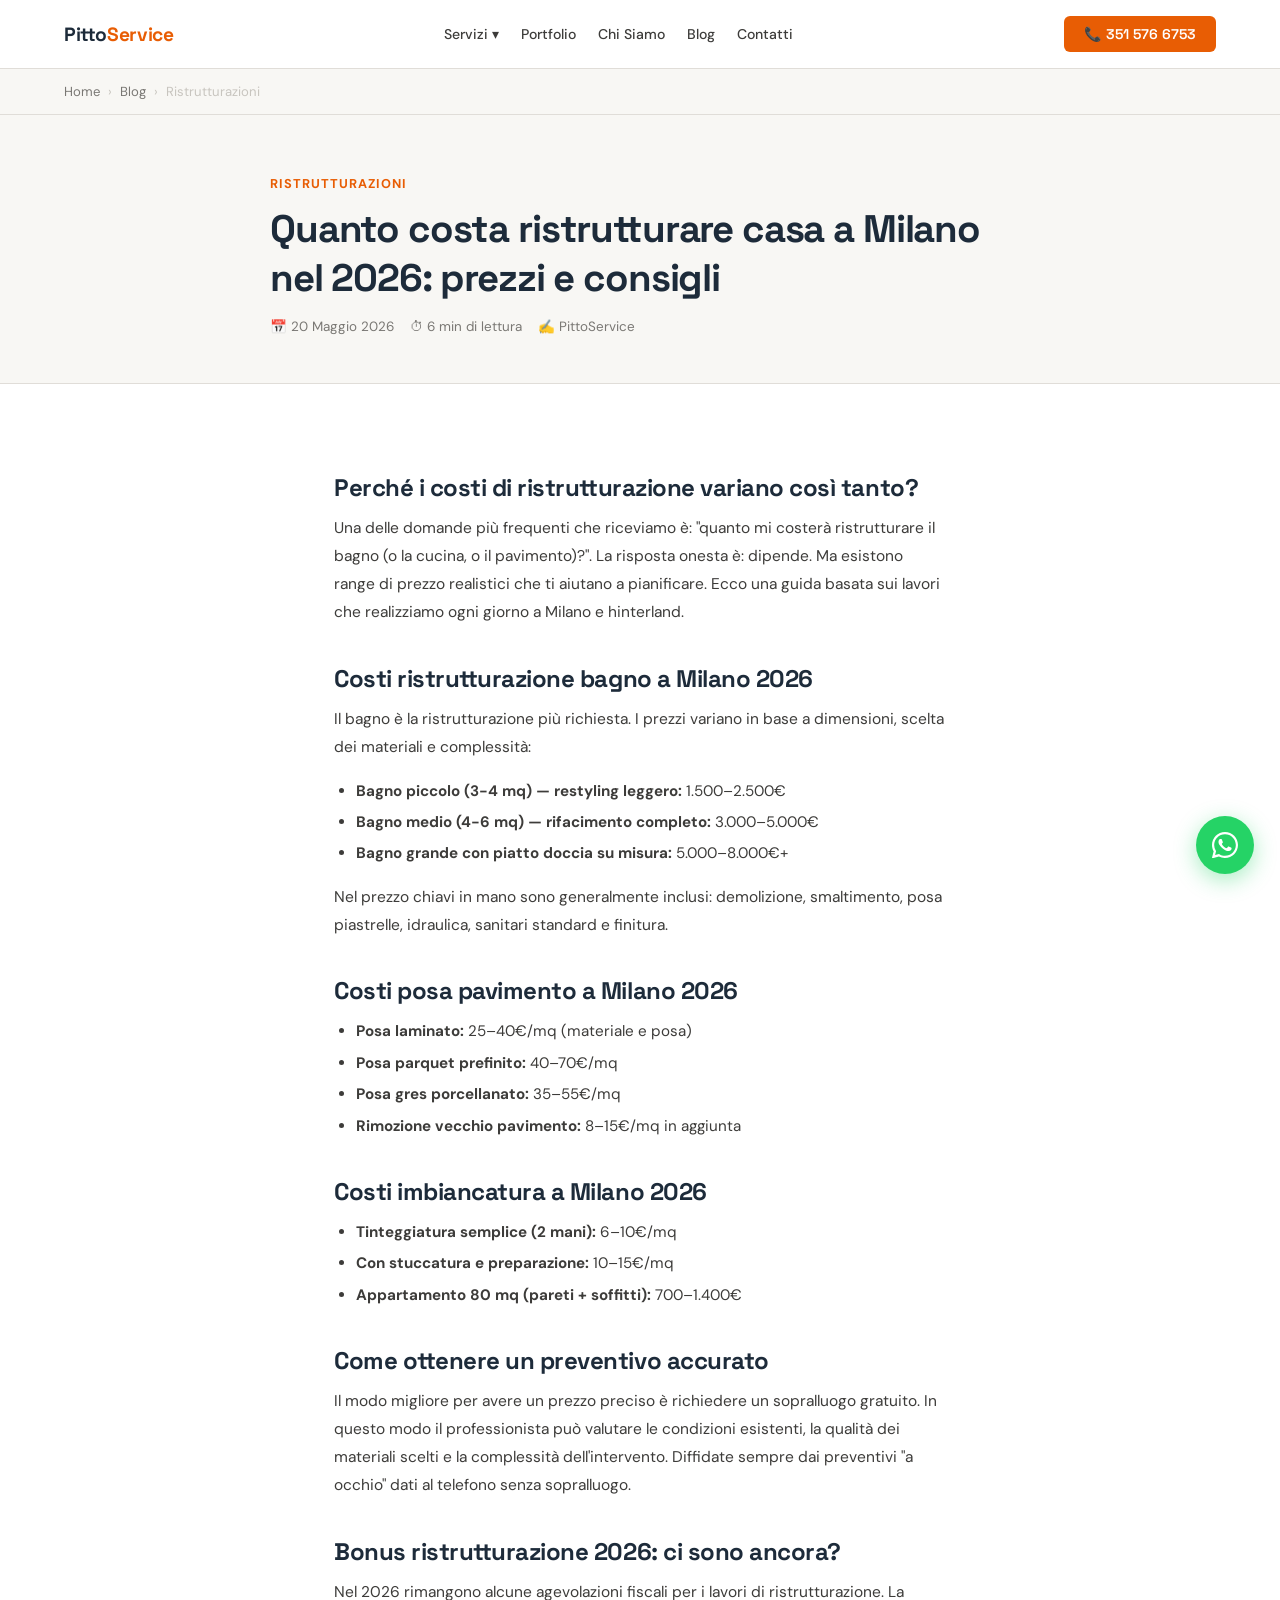
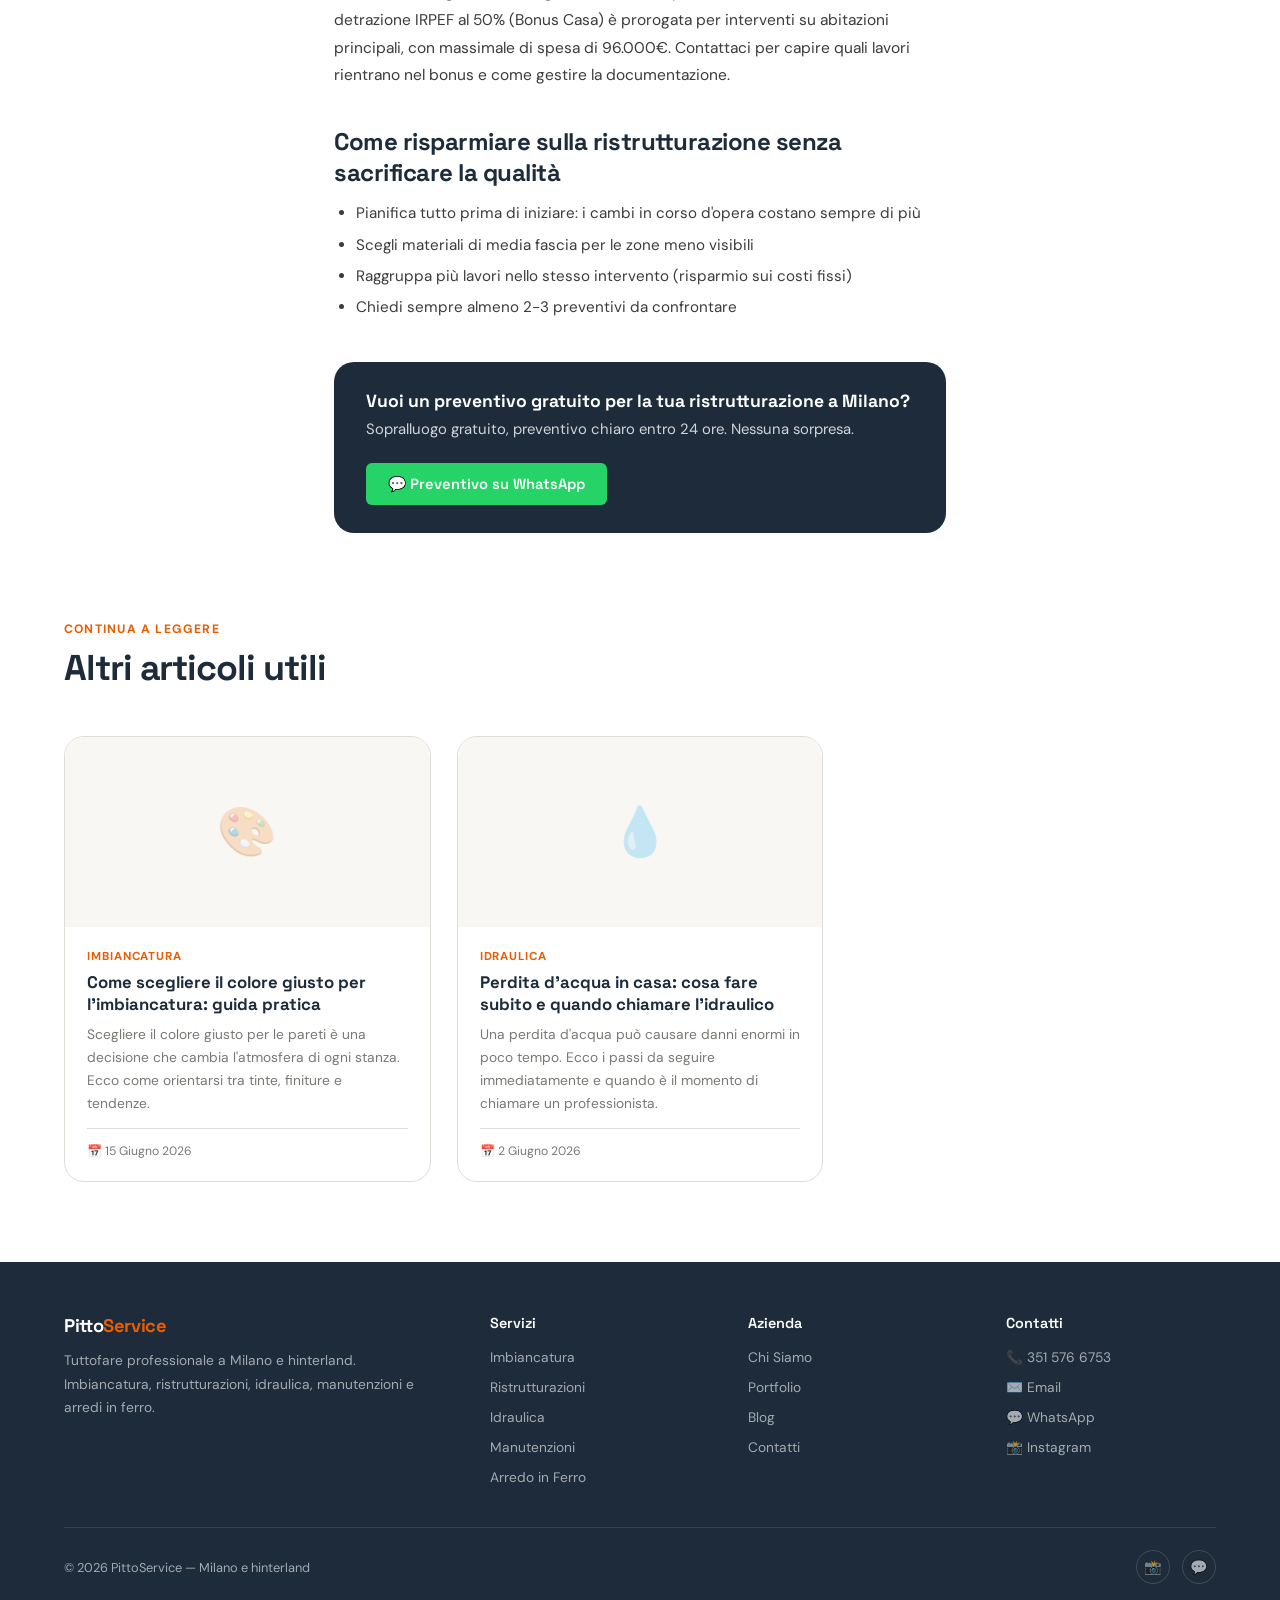
<file: blog/quanto-costa-ristrutturazione-casa-milano.html>
<!DOCTYPE html>
<html lang="it">
<head>
<meta charset="UTF-8">
<meta name="viewport" content="width=device-width,initial-scale=1.0">
<meta name="robots" content="index,follow">
<title>Quanto costa ristrutturare casa a Milano nel 2026: prezzi e consigli</title>
<meta name="description" content="Prezzi aggiornati per le ristrutturazioni casa a Milano nel 2026: bagno, pavimenti, cucina. Guida ai costi reali con preventivi e consigli pratici.">
<link rel="canonical" href="https://www.pittoservice.it/blog/quanto-costa-ristrutturazione-casa-milano.html">
<meta property="og:title" content="Quanto costa ristrutturare casa a Milano nel 2026: prezzi e consigli">
<meta property="og:description" content="Prezzi aggiornati per le ristrutturazioni casa a Milano nel 2026: bagno, pavimenti, cucina. Guida ai costi reali con preventivi e consigli pratici.">
<meta property="og:type" content="website">
<meta property="og:locale" content="it_IT">
<link rel="preconnect" href="https://fonts.googleapis.com"><link rel="preconnect" href="https://fonts.gstatic.com" crossorigin><link href="https://fonts.googleapis.com/css2?family=Space+Grotesk:wght@400;500;600;700&family=DM+Sans:opsz,wght@9..40,400;9..40,500&display=swap" rel="stylesheet">
<link rel="stylesheet" href="../css/style.css">
</head>
<body><div class="mobile-nav" id="mobileNav"><button class="mobile-nav-close" onclick="toggleMobileNav()">✕</button><a href="../index.html">Home</a><div class="mobile-nav-sub"><a href="../servizi/imbiancatura.html">Imbiancatura</a><a href="../servizi/ristrutturazioni.html">Ristrutturazioni</a><a href="../servizi/idraulica.html">Idraulica</a><a href="../servizi/manutenzioni.html">Manutenzioni</a><a href="../servizi/arredo-ferro.html">Arredo Ferro</a></div><a href="../portfolio.html">Portfolio</a><a href="../chi-siamo.html">Chi Siamo</a><a href="../blog/index.html">Blog</a><a href="../index.html#contatti">Contatti</a></div><nav class="nav"><div class="nav-inner"><a href="../index.html" class="nav-logo">Pitto<span>Service</span></a><div class="nav-links"><div class="nav-dropdown"><a href="#">Servizi ▾</a><div class="nav-dropdown-menu"><a href="../servizi/imbiancatura.html">🎨 Imbiancatura</a><a href="../servizi/ristrutturazioni.html">🏗️ Ristrutturazioni</a><a href="../servizi/idraulica.html">💧 Idraulica</a><a href="../servizi/manutenzioni.html">🔨 Manutenzioni</a><a href="../servizi/arredo-ferro.html">⚙️ Arredo in Ferro</a></div></div><a href="../portfolio.html">Portfolio</a><a href="../chi-siamo.html">Chi Siamo</a><a href="../blog/index.html">Blog</a><a href="../index.html#contatti">Contatti</a></div><a href="tel:+393515766753" class="nav-cta">📞 351 576 6753</a><button class="nav-toggle" onclick="toggleMobileNav()"><svg width="22" height="22" viewBox="0 0 24 24" fill="none" stroke="currentColor" stroke-width="2"><line x1="3" y1="6" x2="21" y2="6"/><line x1="3" y1="12" x2="21" y2="12"/><line x1="3" y1="18" x2="21" y2="18"/></svg></button></div></nav>
<main id="main-content">
<nav class="breadcrumb"><div class="breadcrumb-inner"><a href="../index.html">Home</a><span>›</span><a href="index.html">Blog</a><span>›</span><span>Ristrutturazioni</span></div></nav>
<div class="blog-article-header">
<div style="max-width:740px;margin:0 auto">
<div class="blog-card-tag" style="font-size:.8rem;font-weight:700;text-transform:uppercase;letter-spacing:.08em;color:var(--orange);margin-bottom:12px">Ristrutturazioni</div>
<h1>Quanto costa ristrutturare casa a Milano nel 2026: prezzi e consigli</h1>
<div class="meta"><span>📅 20 Maggio 2026</span><span>⏱ 6 min di lettura</span><span>✍️ PittoService</span></div>
</div>
</div>
<section class="section" style="padding-top:52px;padding-bottom:0">
<article class="blog-article">

<h2>Perché i costi di ristrutturazione variano così tanto?</h2>
<p>Una delle domande più frequenti che riceviamo è: "quanto mi costerà ristrutturare il bagno (o la cucina, o il pavimento)?". La risposta onesta è: dipende. Ma esistono range di prezzo realistici che ti aiutano a pianificare. Ecco una guida basata sui lavori che realizziamo ogni giorno a Milano e hinterland.</p>

<h2>Costi ristrutturazione bagno a Milano 2026</h2>
<p>Il bagno è la ristrutturazione più richiesta. I prezzi variano in base a dimensioni, scelta dei materiali e complessità:</p>
<ul>
<li><strong>Bagno piccolo (3-4 mq) — restyling leggero:</strong> 1.500–2.500€</li>
<li><strong>Bagno medio (4-6 mq) — rifacimento completo:</strong> 3.000–5.000€</li>
<li><strong>Bagno grande con piatto doccia su misura:</strong> 5.000–8.000€+</li>
</ul>
<p>Nel prezzo chiavi in mano sono generalmente inclusi: demolizione, smaltimento, posa piastrelle, idraulica, sanitari standard e finitura.</p>

<h2>Costi posa pavimento a Milano 2026</h2>
<ul>
<li><strong>Posa laminato:</strong> 25–40€/mq (materiale e posa)</li>
<li><strong>Posa parquet prefinito:</strong> 40–70€/mq</li>
<li><strong>Posa gres porcellanato:</strong> 35–55€/mq</li>
<li><strong>Rimozione vecchio pavimento:</strong> 8–15€/mq in aggiunta</li>
</ul>

<h2>Costi imbiancatura a Milano 2026</h2>
<ul>
<li><strong>Tinteggiatura semplice (2 mani):</strong> 6–10€/mq</li>
<li><strong>Con stuccatura e preparazione:</strong> 10–15€/mq</li>
<li><strong>Appartamento 80 mq (pareti + soffitti):</strong> 700–1.400€</li>
</ul>

<h2>Come ottenere un preventivo accurato</h2>
<p>Il modo migliore per avere un prezzo preciso è richiedere un sopralluogo gratuito. In questo modo il professionista può valutare le condizioni esistenti, la qualità dei materiali scelti e la complessità dell'intervento. Diffidate sempre dai preventivi "a occhio" dati al telefono senza sopralluogo.</p>

<h2>Bonus ristrutturazione 2026: ci sono ancora?</h2>
<p>Nel 2026 rimangono alcune agevolazioni fiscali per i lavori di ristrutturazione. La detrazione IRPEF al 50% (Bonus Casa) è prorogata per interventi su abitazioni principali, con massimale di spesa di 96.000€. Contattaci per capire quali lavori rientrano nel bonus e come gestire la documentazione.</p>

<h2>Come risparmiare sulla ristrutturazione senza sacrificare la qualità</h2>
<ul>
<li>Pianifica tutto prima di iniziare: i cambi in corso d'opera costano sempre di più</li>
<li>Scegli materiali di media fascia per le zone meno visibili</li>
<li>Raggruppa più lavori nello stesso intervento (risparmio sui costi fissi)</li>
<li>Chiedi sempre almeno 2-3 preventivi da confrontare</li>
</ul>

<div class="blog-cta-box">
<div><strong>Vuoi un preventivo gratuito per la tua ristrutturazione a Milano?</strong><p>Sopralluogo gratuito, preventivo chiaro entro 24 ore. Nessuna sorpresa.</p></div>
<a href="https://api.whatsapp.com/send?phone=393515766753" class="wa-btn" target="_blank" rel="noopener">💬 Preventivo su WhatsApp</a>
</div>
</article>
</section>
<section class="section" style="padding-top:48px">
<div class="section-inner">
<div class="section-tag">Continua a leggere</div>
<h2 class="section-title">Altri articoli utili</h2>
<div class="blog-grid">
<article class="blog-card"><div class="blog-card-img"><div style="font-size:3rem;opacity:.3">🎨</div></div><div class="blog-card-body"><div class="blog-card-tag">Imbiancatura</div><h3><a href="come-scegliere-colore-imbiancatura.html">Come scegliere il colore giusto per l'imbiancatura: guida pratica</a></h3><p>Scegliere il colore giusto per le pareti è una decisione che cambia l'atmosfera di ogni stanza. Ecco come orientarsi tra tinte, finiture e tendenze.</p><div class="blog-card-meta"><span>📅 15 Giugno 2026</span></div></div></article>
<article class="blog-card"><div class="blog-card-img"><div style="font-size:3rem;opacity:.3">💧</div></div><div class="blog-card-body"><div class="blog-card-tag">Idraulica</div><h3><a href="cosa-fare-perdita-acqua-urgente.html">Perdita d'acqua in casa: cosa fare subito e quando chiamare l'idraulico</a></h3><p>Una perdita d'acqua può causare danni enormi in poco tempo. Ecco i passi da seguire immediatamente e quando è il momento di chiamare un professionista.</p><div class="blog-card-meta"><span>📅 2 Giugno 2026</span></div></div></article>
</div></div></section></main><footer><div class="footer-inner"><div class="footer-top"><div class="footer-brand"><a href="../index.html" class="footer-logo">Pitto<span>Service</span></a><p>Tuttofare professionale a Milano e hinterland. Imbiancatura, ristrutturazioni, idraulica, manutenzioni e arredi in ferro.</p></div><div class="footer-col"><h4>Servizi</h4><ul><li><a href="../servizi/imbiancatura.html">Imbiancatura</a></li><li><a href="../servizi/ristrutturazioni.html">Ristrutturazioni</a></li><li><a href="../servizi/idraulica.html">Idraulica</a></li><li><a href="../servizi/manutenzioni.html">Manutenzioni</a></li><li><a href="../servizi/arredo-ferro.html">Arredo in Ferro</a></li></ul></div><div class="footer-col"><h4>Azienda</h4><ul><li><a href="../chi-siamo.html">Chi Siamo</a></li><li><a href="../portfolio.html">Portfolio</a></li><li><a href="../blog/index.html">Blog</a></li><li><a href="../index.html#contatti">Contatti</a></li></ul></div><div class="footer-col"><h4>Contatti</h4><ul><li><a href="tel:+393515766753">📞 351 576 6753</a></li><li><a href="mailto:pittoniluca93@gmail.com">✉️ Email</a></li><li><a href="https://api.whatsapp.com/send?phone=393515766753" target="_blank">💬 WhatsApp</a></li><li><a href="https://instagram.com/Pittoservice" target="_blank">📸 Instagram</a></li></ul></div></div><div class="footer-bottom"><span>© 2026 PittoService — Milano e hinterland</span><div class="footer-social"><a href="https://instagram.com/Pittoservice" target="_blank" aria-label="Instagram">📸</a><a href="https://api.whatsapp.com/send?phone=393515766753" target="_blank" aria-label="WhatsApp">💬</a></div></div></div></footer><a href="https://api.whatsapp.com/send?phone=393515766753&text=Ciao!%20Vorrei%20un%20preventivo%20gratuito." class="wa-float" aria-label="WhatsApp" target="_blank" rel="noopener"><span class="wa-float-tip">Preventivo gratis</span><svg width="26" height="26" viewBox="0 0 24 24" fill="currentColor"><path d="M17.472 14.382c-.297-.149-1.758-.867-2.03-.967-.273-.099-.471-.148-.67.15-.197.297-.767.966-.94 1.164-.173.199-.347.223-.644.075-.297-.15-1.255-.463-2.39-1.475-.883-.788-1.48-1.761-1.653-2.059-.173-.297-.018-.458.13-.606.134-.133.298-.347.446-.52.149-.174.198-.298.298-.497.099-.198.05-.371-.025-.52-.075-.149-.669-1.612-.916-2.207-.242-.579-.487-.5-.669-.51-.173-.008-.371-.01-.57-.01-.198 0-.52.074-.792.372-.272.297-1.04 1.016-1.04 2.479 0 1.462 1.065 2.875 1.213 3.074.149.198 2.096 3.2 5.077 4.487.709.306 1.262.489 1.694.625.712.227 1.36.195 1.871.118.571-.085 1.758-.719 2.006-1.413.248-.694.248-1.289.173-1.413-.074-.124-.272-.198-.57-.347z"/><path d="M12 0C5.373 0 0 5.373 0 12c0 2.132.557 4.133 1.528 5.873L.057 23.57a.5.5 0 0 0 .614.614l5.7-1.47A11.935 11.935 0 0 0 12 24c6.627 0 12-5.373 12-12S18.627 0 12 0zm0 22c-1.901 0-3.68-.54-5.191-1.471l-.371-.221-3.584.924.944-3.58-.239-.381A9.96 9.96 0 0 1 2 12C2 6.477 6.477 2 12 2s10 4.477 10 10-4.477 10-10 10z"/></svg></a><script src="../js/main.js"></script></body></html>
</file>
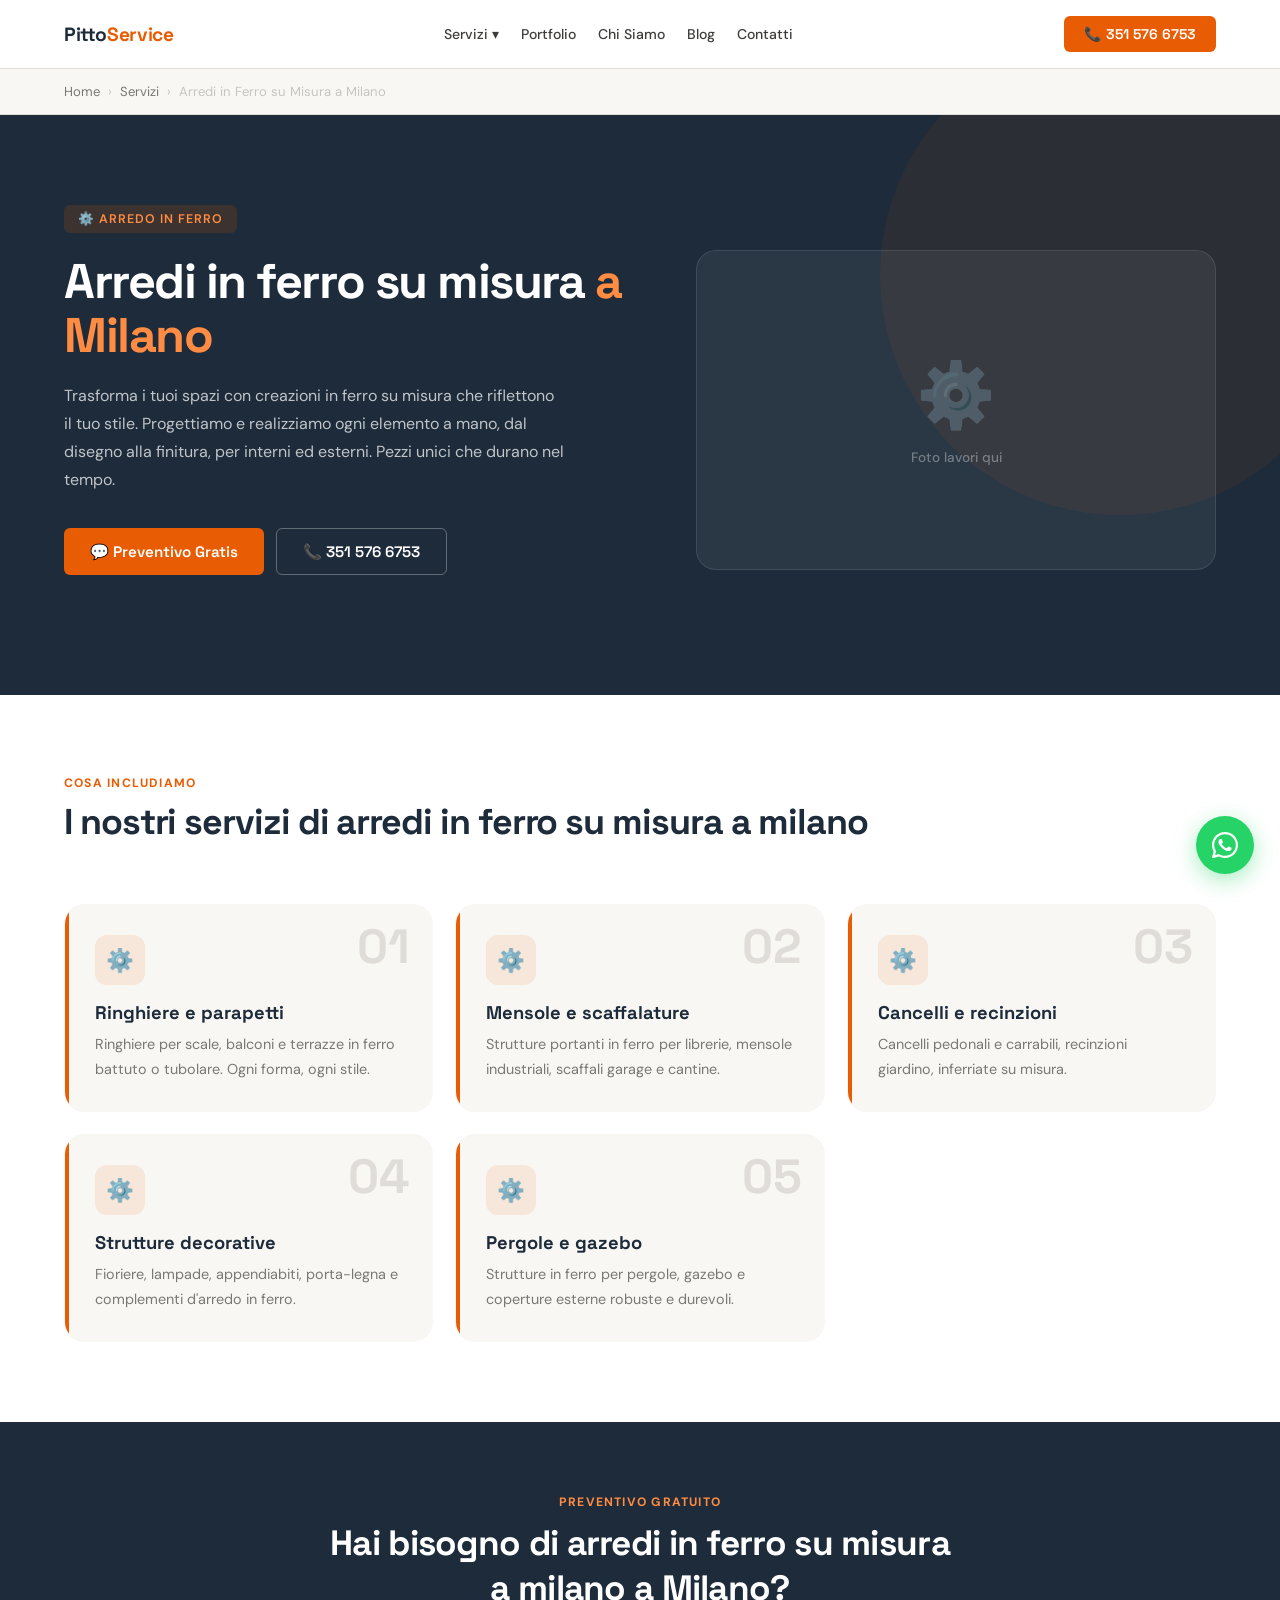
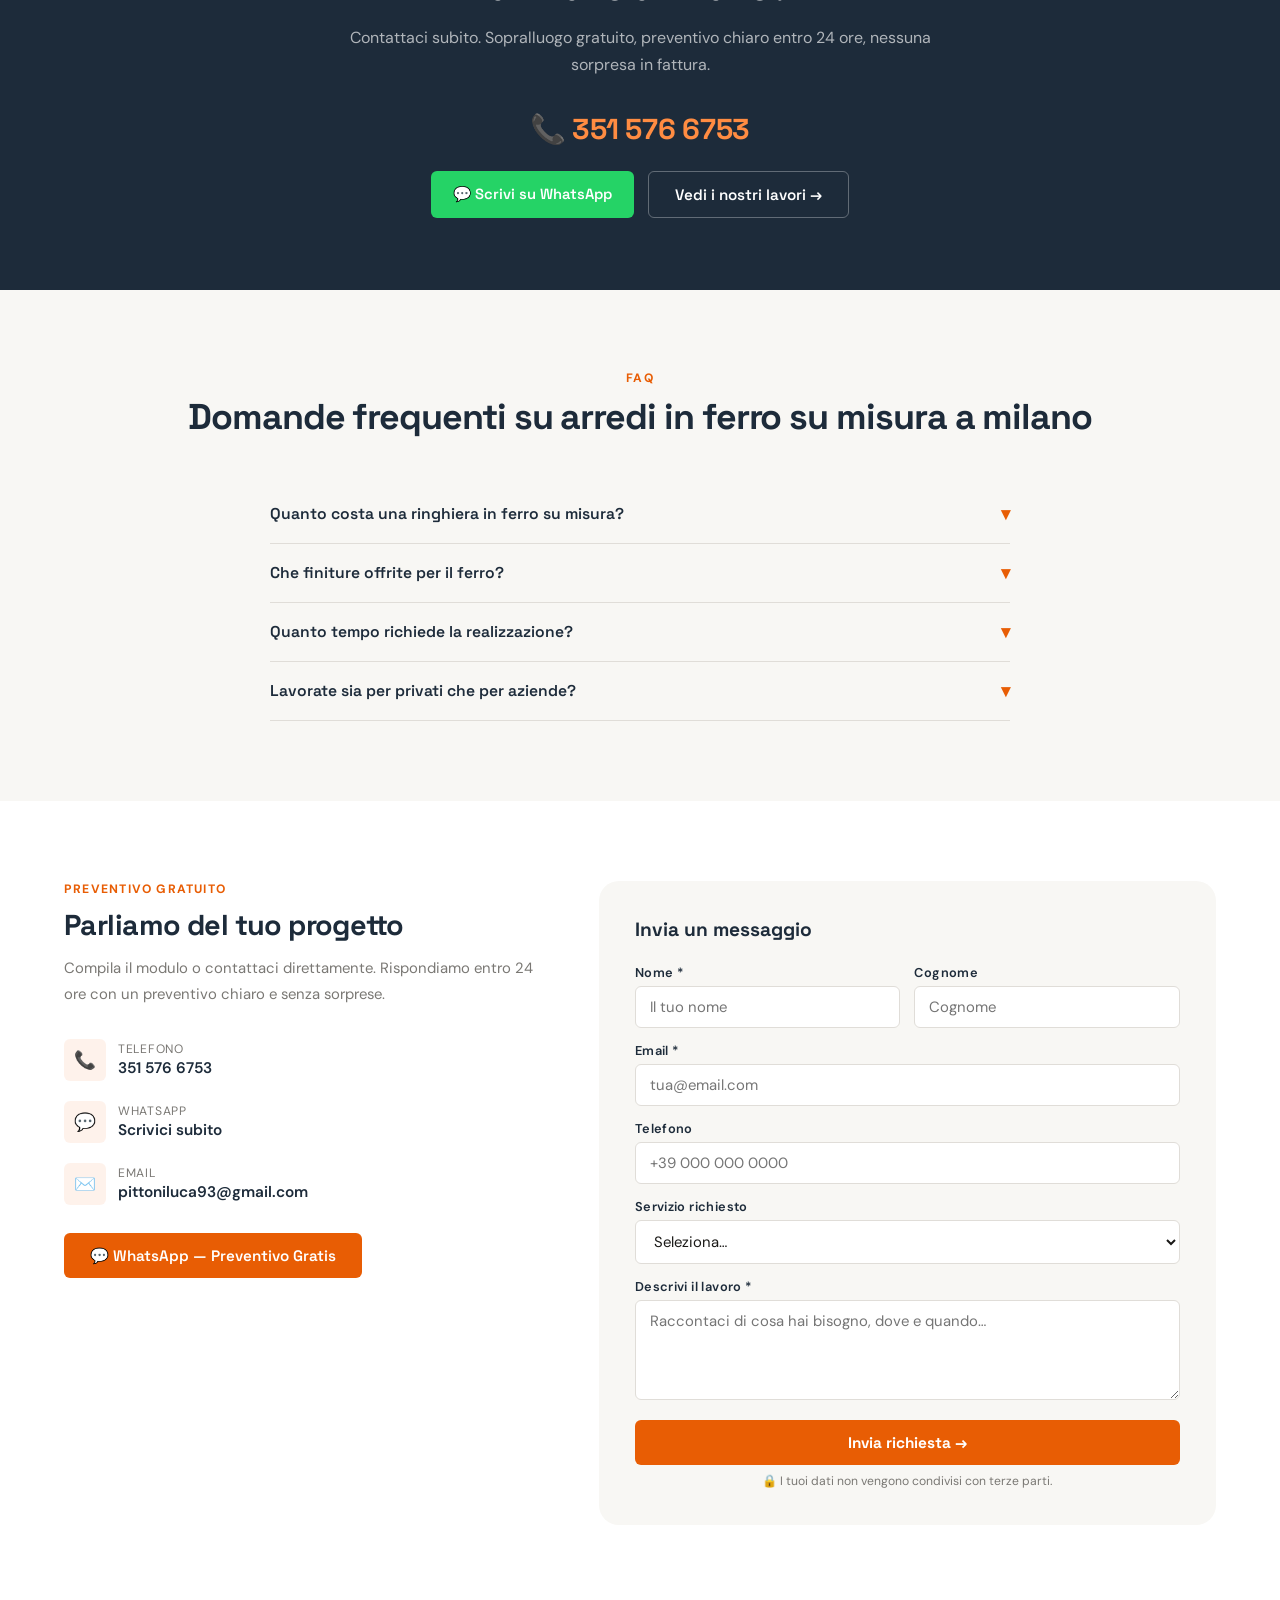
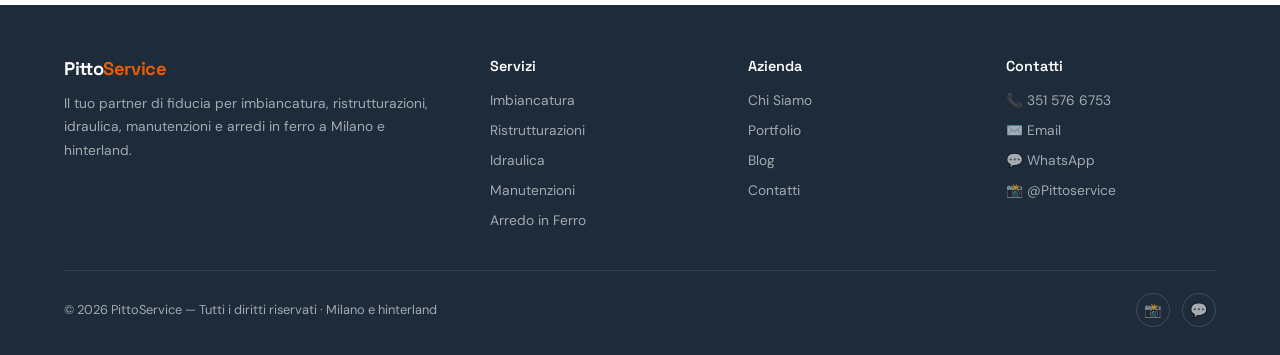
<file: servizi/arredo-ferro.html>
<!DOCTYPE html>
<html lang="it">
<head>
<meta charset="UTF-8">
<meta name="viewport" content="width=device-width,initial-scale=1.0">
<meta name="robots" content="index,follow">
<title>Arredi in Ferro su Misura a Milano | Ringhiere, Mensole, Strutture – PittoService</title>
<meta name="description" content="Arredi in ferro su misura a Milano: ringhiere, mensole, scaffalature, strutture decorative. Progettazione e realizzazione artigianale. Chiama 351 576 6753.">
<link rel="canonical" href="https://www.pittoservice.it/servizi/arredo-ferro.html">
<meta property="og:title" content="Arredi in Ferro su Misura a Milano | Ringhiere, Mensole, Strutture – PittoService">
<meta property="og:description" content="Arredi in ferro su misura a Milano: ringhiere, mensole, scaffalature, strutture decorative. Progettazione e realizzazione artigianale. Chiama 351 576 6753.">
<meta property="og:type" content="website">
<meta property="og:locale" content="it_IT">
<script type="application/ld+json">{"@context":"https://schema.org","@type":"HomeAndConstructionBusiness","name":"PittoService","telephone":"+393515766753","email":"pittoniluca93@gmail.com","url":"https://www.pittoservice.it","address":{"@type":"PostalAddress","addressLocality":"Milano","addressRegion":"MI","addressCountry":"IT"},"areaServed":"Milano e hinterland","priceRange":"€€", "hasOfferCatalog":{"@type":"OfferCatalog","name":"Arredi in Ferro su Misura a Milano"}}</script><script type="application/ld+json">{"@context":"https://schema.org","@type":"FAQPage","mainEntity":[{"@type":"Question","name":"Quanto costa una ringhiera in ferro su misura?","acceptedAnswer":{"@type":"Answer","text":"Il costo dipende da dimensioni, complessità e finitura. Una ringhiera scala standard parte da circa 400-600€. Preventivo gratuito a domicilio."}},{"@type":"Question","name":"Che finiture offrite per il ferro?","acceptedAnswer":{"@type":"Answer","text":"Proponiamo verniciatura a polvere (epossidica), ossidazione naturale, zincatura e pittura artigianale. Tutti i colori RAL disponibili."}},{"@type":"Question","name":"Quanto tempo richiede la realizzazione?","acceptedAnswer":{"@type":"Answer","text":"Solitamente 2-3 settimane dalla conferma del progetto, inclusa la posa. Per pezzi complessi i tempi possono variare."}},{"@type":"Question","name":"Lavorate sia per privati che per aziende?","acceptedAnswer":{"@type":"Answer","text":"Sì, realizziamo arredi in ferro sia per abitazioni private che per negozi, ristoranti, hotel e uffici."}}]}</script><script type="application/ld+json">{"@context":"https://schema.org","@type":"BreadcrumbList","itemListElement":[{"@type":"ListItem","position":1,"name":"Home","item":"https://www.pittoservice.it/"},{"@type":"ListItem","position":2,"name":"Servizi","item":"https://www.pittoservice.it/servizi/"},{"@type":"ListItem","position":3,"name":"Arredi in Ferro su Misura a Milano","item":"https://www.pittoservice.it/servizi/arredo-ferro.html"}]}</script>
<link rel="preconnect" href="https://fonts.googleapis.com"><link rel="preconnect" href="https://fonts.gstatic.com" crossorigin><link href="https://fonts.googleapis.com/css2?family=Space+Grotesk:wght@400;500;600;700&family=DM+Sans:opsz,wght@9..40,400;9..40,500&display=swap" rel="stylesheet">
<link rel="stylesheet" href="../css/style.css">
</head>
<body><div class="mobile-nav" id="mobileNav"><button class="mobile-nav-close" onclick="toggleMobileNav()" aria-label="Chiudi">✕</button><a href="../index.html">Home</a><div class="mobile-nav-sub"><a href="../servizi/imbiancatura.html">Imbiancatura</a><a href="../servizi/ristrutturazioni.html">Ristrutturazioni</a><a href="../servizi/idraulica.html">Idraulica</a><a href="../servizi/manutenzioni.html">Manutenzioni</a><a href="../servizi/arredo-ferro.html">Arredo Ferro</a></div><a href="../portfolio.html">Portfolio</a><a href="../chi-siamo.html">Chi Siamo</a><a href="../blog/index.html">Blog</a><a href="../index.html#contatti">Contatti</a></div><nav class="nav"><div class="nav-inner"><a href="../index.html" class="nav-logo">Pitto<span>Service</span></a><div class="nav-links"><div class="nav-dropdown"><a href="#">Servizi ▾</a><div class="nav-dropdown-menu"><a href="../servizi/imbiancatura.html">🎨 Imbiancatura</a><a href="../servizi/ristrutturazioni.html">🏗️ Ristrutturazioni</a><a href="../servizi/idraulica.html">💧 Idraulica</a><a href="../servizi/manutenzioni.html">🔨 Manutenzioni</a><a href="../servizi/arredo-ferro.html">⚙️ Arredo in Ferro</a></div></div><a href="../portfolio.html">Portfolio</a><a href="../chi-siamo.html">Chi Siamo</a><a href="../blog/index.html">Blog</a><a href="../index.html#contatti">Contatti</a></div><a href="tel:+393515766753" class="nav-cta">📞 351 576 6753</a><button class="nav-toggle" onclick="toggleMobileNav()" aria-label="Menu"><svg width="22" height="22" viewBox="0 0 24 24" fill="none" stroke="currentColor" stroke-width="2"><line x1="3" y1="6" x2="21" y2="6"/><line x1="3" y1="12" x2="21" y2="12"/><line x1="3" y1="18" x2="21" y2="18"/></svg></button></div></nav>
<main id="main-content">
<nav class="breadcrumb" aria-label="Percorso"><div class="breadcrumb-inner"><a href="../index.html">Home</a><span>›</span><a href="#">Servizi</a><span>›</span><span>Arredi in Ferro su Misura a Milano</span></div></nav>

<header class="hero">
<div class="hero-inner">
<div>
<div class="hero-eyebrow">⚙️ Arredo in Ferro</div>
<h1>Arredi in ferro su misura <em>a Milano</em></h1>
<p class="hero-sub">Trasforma i tuoi spazi con creazioni in ferro su misura che riflettono il tuo stile. Progettiamo e realizziamo ogni elemento a mano, dal disegno alla finitura, per interni ed esterni. Pezzi unici che durano nel tempo.</p>
<div class="hero-btns">
<a href="https://api.whatsapp.com/send?phone=393515766753&text=Ciao!%20Vorrei%20un%20preventivo%20per%20arredo-ferro." class="btn-primary" target="_blank" rel="noopener">💬 Preventivo Gratis</a>
<a href="tel:+393515766753" class="btn-ghost">📞 351 576 6753</a>
</div>
</div>
<div class="hero-visual" aria-hidden="true"><div class="hero-visual-placeholder">⚙️</div><div class="hero-visual-label">Foto lavori qui</div></div>
</div>
</header>

<section class="section">
<div class="section-inner">
<div class="section-head"><div><div class="section-tag">Cosa Includiamo</div><h2 class="section-title">I nostri servizi di arredi in ferro su misura a milano</h2></div></div>
<div class="services-grid">
<article class="service-card"><div class="service-num" aria-hidden="true">01</div><div class="service-icon-wrap">⚙️</div><h3>Ringhiere e parapetti</h3><p>Ringhiere per scale, balconi e terrazze in ferro battuto o tubolare. Ogni forma, ogni stile.</p></article>
<article class="service-card"><div class="service-num" aria-hidden="true">02</div><div class="service-icon-wrap">⚙️</div><h3>Mensole e scaffalature</h3><p>Strutture portanti in ferro per librerie, mensole industriali, scaffali garage e cantine.</p></article>
<article class="service-card"><div class="service-num" aria-hidden="true">03</div><div class="service-icon-wrap">⚙️</div><h3>Cancelli e recinzioni</h3><p>Cancelli pedonali e carrabili, recinzioni giardino, inferriate su misura.</p></article>
<article class="service-card"><div class="service-num" aria-hidden="true">04</div><div class="service-icon-wrap">⚙️</div><h3>Strutture decorative</h3><p>Fioriere, lampade, appendiabiti, porta-legna e complementi d'arredo in ferro.</p></article>
<article class="service-card"><div class="service-num" aria-hidden="true">05</div><div class="service-icon-wrap">⚙️</div><h3>Pergole e gazebo</h3><p>Strutture in ferro per pergole, gazebo e coperture esterne robuste e durevoli.</p></article>
</div></div></section>

<section class="cta-banner">
<div class="cta-banner-inner">
<div class="section-tag" style="color:var(--orange-light)">Preventivo Gratuito</div>
<h2>Hai bisogno di arredi in ferro su misura a milano a Milano?</h2>
<p>Contattaci subito. Sopralluogo gratuito, preventivo chiaro entro 24 ore, nessuna sorpresa in fattura.</p>
<a href="tel:+393515766753" class="phone-big">📞 351 576 6753</a>
<div class="cta-banner-btns">
<a href="https://api.whatsapp.com/send?phone=393515766753" class="wa-btn" target="_blank" rel="noopener">💬 Scrivi su WhatsApp</a>
<a href="../portfolio.html" class="btn-outline" style="color:#fff;border-color:rgba(255,255,255,.3)">Vedi i nostri lavori →</a>
</div>
</div>
</section>

<section class="section section-alt" id="faq">
<div class="section-inner">
<div style="text-align:center"><div class="section-tag">FAQ</div><h2 class="section-title">Domande frequenti su arredi in ferro su misura a milano</h2></div>
<div class="faq-list">
<div class="faq-item"><button class="faq-question" onclick="toggleFaq(this)" aria-expanded="false"><span>Quanto costa una ringhiera in ferro su misura?</span><span class="faq-arrow">▾</span></button><div class="faq-answer"><p>Il costo dipende da dimensioni, complessità e finitura. Una ringhiera scala standard parte da circa 400-600€. Preventivo gratuito a domicilio.</p></div></div>
<div class="faq-item"><button class="faq-question" onclick="toggleFaq(this)" aria-expanded="false"><span>Che finiture offrite per il ferro?</span><span class="faq-arrow">▾</span></button><div class="faq-answer"><p>Proponiamo verniciatura a polvere (epossidica), ossidazione naturale, zincatura e pittura artigianale. Tutti i colori RAL disponibili.</p></div></div>
<div class="faq-item"><button class="faq-question" onclick="toggleFaq(this)" aria-expanded="false"><span>Quanto tempo richiede la realizzazione?</span><span class="faq-arrow">▾</span></button><div class="faq-answer"><p>Solitamente 2-3 settimane dalla conferma del progetto, inclusa la posa. Per pezzi complessi i tempi possono variare.</p></div></div>
<div class="faq-item"><button class="faq-question" onclick="toggleFaq(this)" aria-expanded="false"><span>Lavorate sia per privati che per aziende?</span><span class="faq-arrow">▾</span></button><div class="faq-answer"><p>Sì, realizziamo arredi in ferro sia per abitazioni private che per negozi, ristoranti, hotel e uffici.</p></div></div>
</div></div></section>
</main>
<section class="section" id="contatti"><div class="section-inner"><div class="contact-section-inner"><div class="contact-info"><div class="section-tag">Preventivo Gratuito</div><h2>Parliamo del tuo progetto</h2><p>Compila il modulo o contattaci direttamente. Rispondiamo entro 24 ore con un preventivo chiaro e senza sorprese.</p><div class="contact-items"><div class="contact-item"><div class="contact-icon">📞</div><div><div class="contact-item-label">Telefono</div><a href="tel:+393515766753" class="contact-item-val">351 576 6753</a></div></div><div class="contact-item"><div class="contact-icon">💬</div><div><div class="contact-item-label">WhatsApp</div><a href="https://api.whatsapp.com/send?phone=393515766753" class="contact-item-val" target="_blank">Scrivici subito</a></div></div><div class="contact-item"><div class="contact-icon">✉️</div><div><div class="contact-item-label">Email</div><a href="mailto:pittoniluca93@gmail.com" class="contact-item-val">pittoniluca93@gmail.com</a></div></div></div><a href="https://api.whatsapp.com/send?phone=393515766753&text=Ciao!%20Vorrei%20un%20preventivo." class="btn-primary" target="_blank" rel="noopener" style="width:fit-content">💬 WhatsApp — Preventivo Gratis</a></div><div class="contact-form-wrap"><h3>Invia un messaggio</h3><form action="mailto:pittoniluca93@gmail.com" method="POST" enctype="text/plain"><div class="form-row"><div class="form-group"><label>Nome *</label><input type="text" name="nome" placeholder="Il tuo nome" required></div><div class="form-group"><label>Cognome</label><input type="text" name="cognome" placeholder="Cognome"></div></div><div class="form-group"><label>Email *</label><input type="email" name="email" placeholder="tua@email.com" required></div><div class="form-group"><label>Telefono</label><input type="tel" name="telefono" placeholder="+39 000 000 0000"></div><div class="form-group"><label>Servizio richiesto</label><select name="servizio"><option value="">Seleziona…</option><option>Imbiancatura</option><option>Piccola ristrutturazione</option><option>Idraulica</option><option>Manutenzione varia</option><option>Arredo in ferro su misura</option><option>Altro</option></select></div><div class="form-group"><label>Descrivi il lavoro *</label><textarea name="messaggio" placeholder="Raccontaci di cosa hai bisogno, dove e quando…" required></textarea></div><button type="submit" class="form-submit">Invia richiesta →</button><p class="form-note">🔒 I tuoi dati non vengono condivisi con terze parti.</p></form></div></div></div></section><footer><div class="footer-inner"><div class="footer-top"><div class="footer-brand"><a href="../index.html" class="footer-logo">Pitto<span>Service</span></a><p>Il tuo partner di fiducia per imbiancatura, ristrutturazioni, idraulica, manutenzioni e arredi in ferro a Milano e hinterland.</p></div><div class="footer-col"><h4>Servizi</h4><ul><li><a href="../servizi/imbiancatura.html">Imbiancatura</a></li><li><a href="../servizi/ristrutturazioni.html">Ristrutturazioni</a></li><li><a href="../servizi/idraulica.html">Idraulica</a></li><li><a href="../servizi/manutenzioni.html">Manutenzioni</a></li><li><a href="../servizi/arredo-ferro.html">Arredo in Ferro</a></li></ul></div><div class="footer-col"><h4>Azienda</h4><ul><li><a href="../chi-siamo.html">Chi Siamo</a></li><li><a href="../portfolio.html">Portfolio</a></li><li><a href="../blog/index.html">Blog</a></li><li><a href="../index.html#contatti">Contatti</a></li></ul></div><div class="footer-col"><h4>Contatti</h4><ul><li><a href="tel:+393515766753">📞 351 576 6753</a></li><li><a href="mailto:pittoniluca93@gmail.com">✉️ Email</a></li><li><a href="https://api.whatsapp.com/send?phone=393515766753" target="_blank" rel="noopener">💬 WhatsApp</a></li><li><a href="https://instagram.com/Pittoservice" target="_blank" rel="noopener">📸 @Pittoservice</a></li></ul></div></div><div class="footer-bottom"><span>© 2026 PittoService — Tutti i diritti riservati · Milano e hinterland</span><div class="footer-social"><a href="https://instagram.com/Pittoservice" target="_blank" rel="noopener" aria-label="Instagram">📸</a><a href="https://api.whatsapp.com/send?phone=393515766753" target="_blank" rel="noopener" aria-label="WhatsApp">💬</a></div></div></div></footer><a href="https://api.whatsapp.com/send?phone=393515766753&text=Ciao!%20Vorrei%20un%20preventivo%20gratuito." class="wa-float" aria-label="WhatsApp" target="_blank" rel="noopener"><span class="wa-float-tip">Preventivo gratis</span><svg width="26" height="26" viewBox="0 0 24 24" fill="currentColor"><path d="M17.472 14.382c-.297-.149-1.758-.867-2.03-.967-.273-.099-.471-.148-.67.15-.197.297-.767.966-.94 1.164-.173.199-.347.223-.644.075-.297-.15-1.255-.463-2.39-1.475-.883-.788-1.48-1.761-1.653-2.059-.173-.297-.018-.458.13-.606.134-.133.298-.347.446-.52.149-.174.198-.298.298-.497.099-.198.05-.371-.025-.52-.075-.149-.669-1.612-.916-2.207-.242-.579-.487-.5-.669-.51-.173-.008-.371-.01-.57-.01-.198 0-.52.074-.792.372-.272.297-1.04 1.016-1.04 2.479 0 1.462 1.065 2.875 1.213 3.074.149.198 2.096 3.2 5.077 4.487.709.306 1.262.489 1.694.625.712.227 1.36.195 1.871.118.571-.085 1.758-.719 2.006-1.413.248-.694.248-1.289.173-1.413-.074-.124-.272-.198-.57-.347z"/><path d="M12 0C5.373 0 0 5.373 0 12c0 2.132.557 4.133 1.528 5.873L.057 23.57a.5.5 0 0 0 .614.614l5.7-1.47A11.935 11.935 0 0 0 12 24c6.627 0 12-5.373 12-12S18.627 0 12 0zm0 22c-1.901 0-3.68-.54-5.191-1.471l-.371-.221-3.584.924.944-3.58-.239-.381A9.96 9.96 0 0 1 2 12C2 6.477 6.477 2 12 2s10 4.477 10 10-4.477 10-10 10z"/></svg></a><script src="../js/main.js"></script></body></html>
</file>
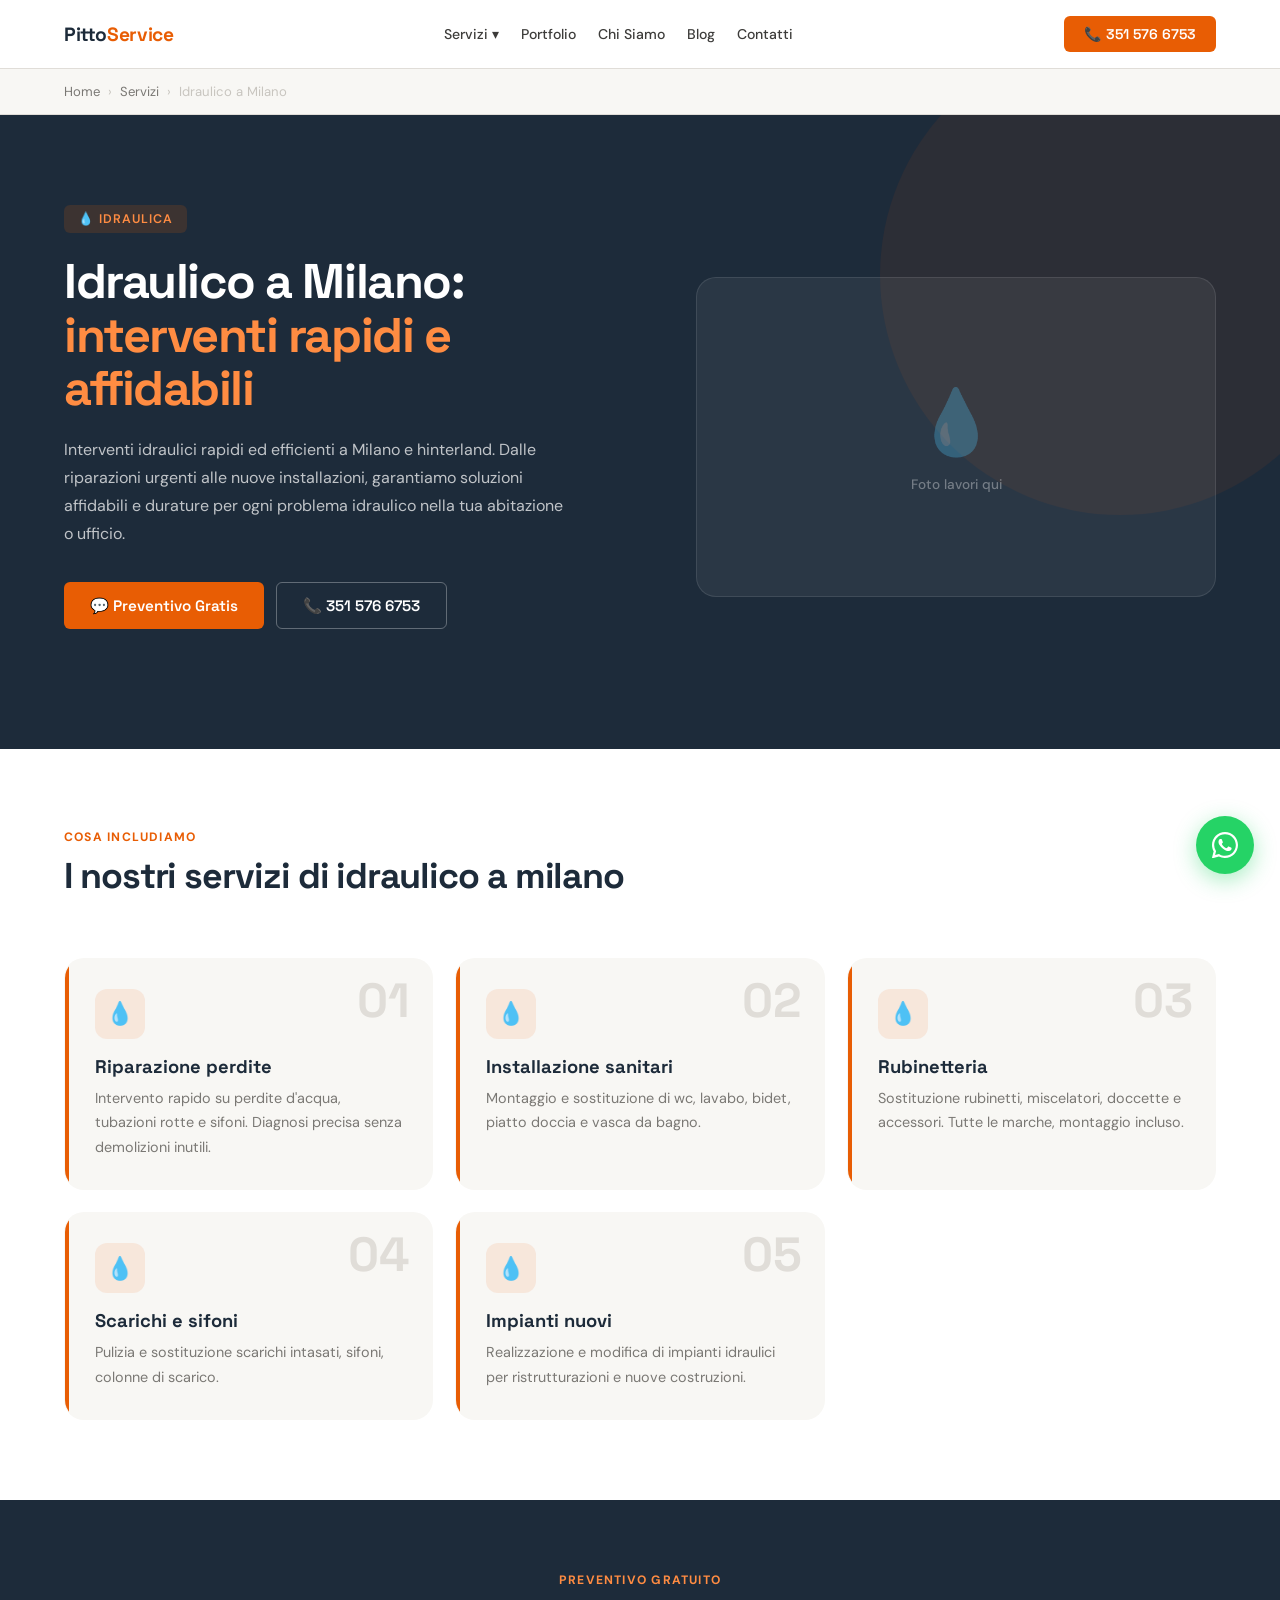
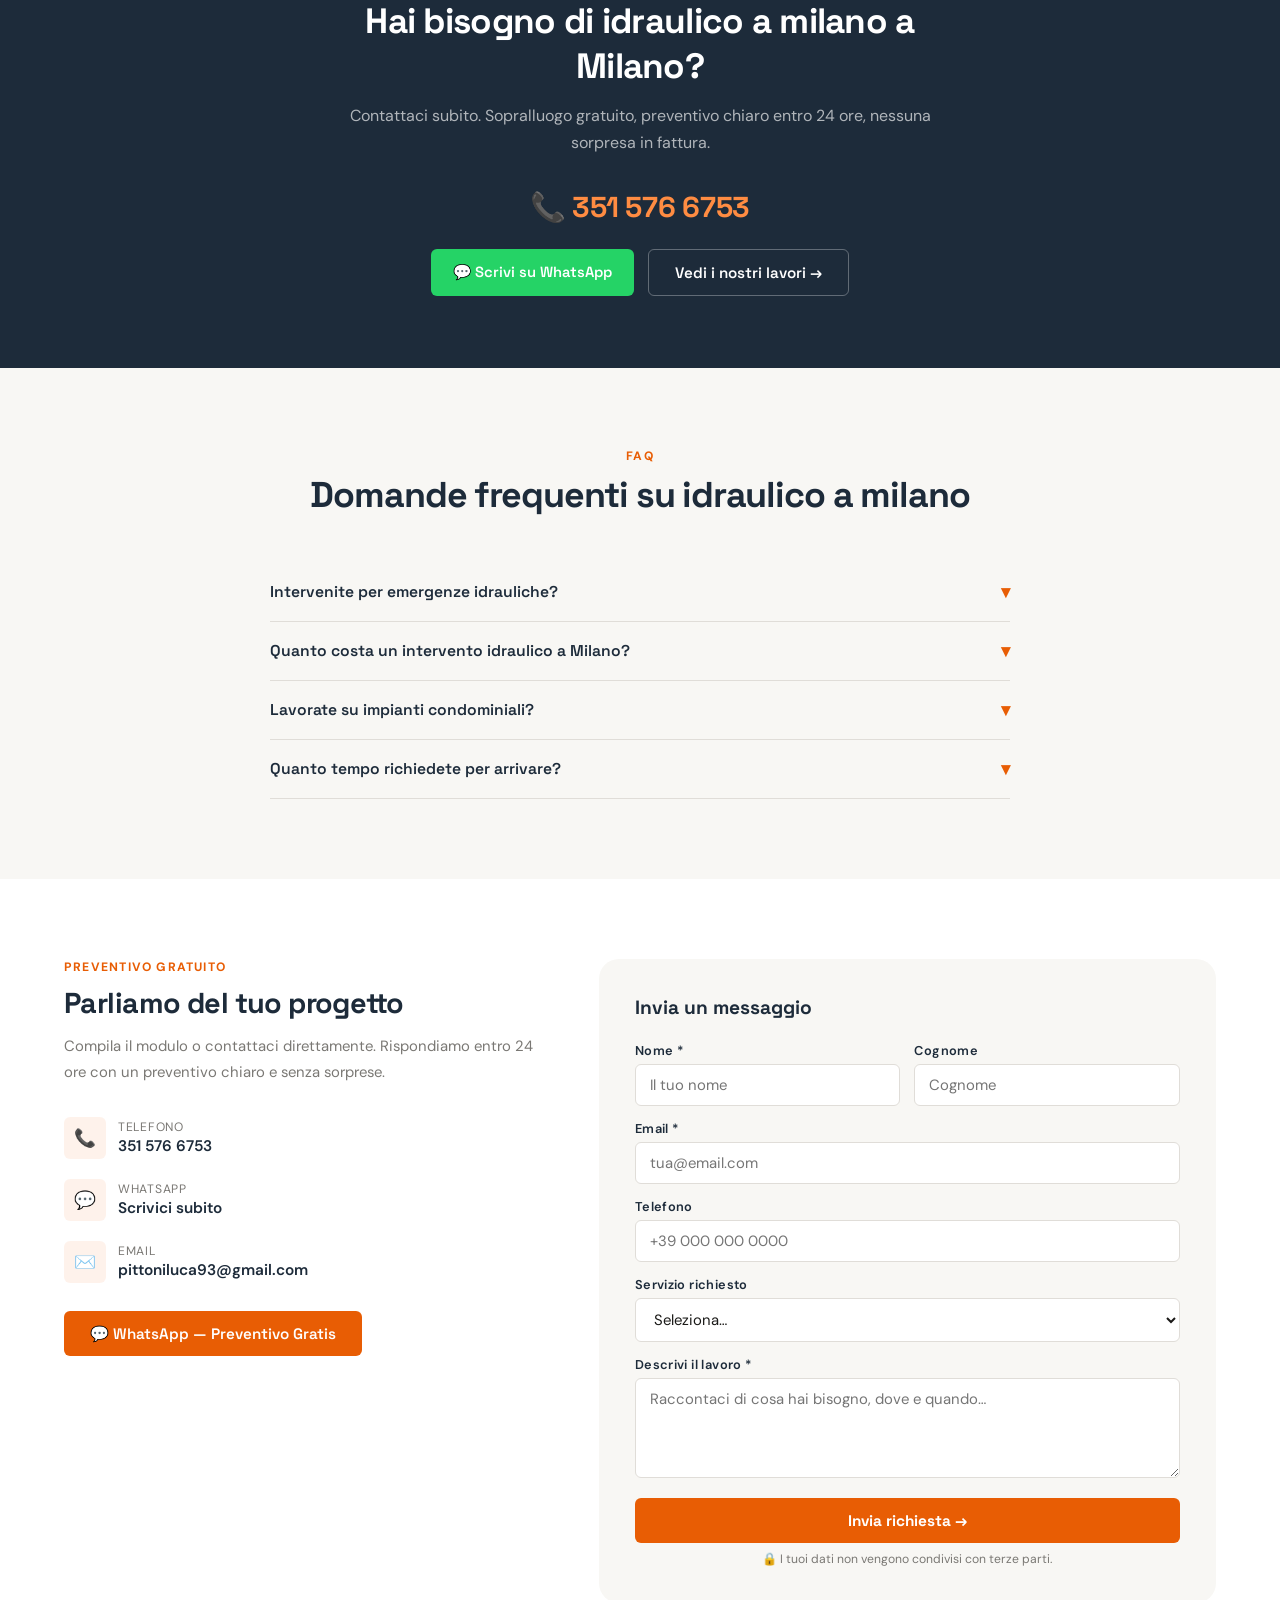
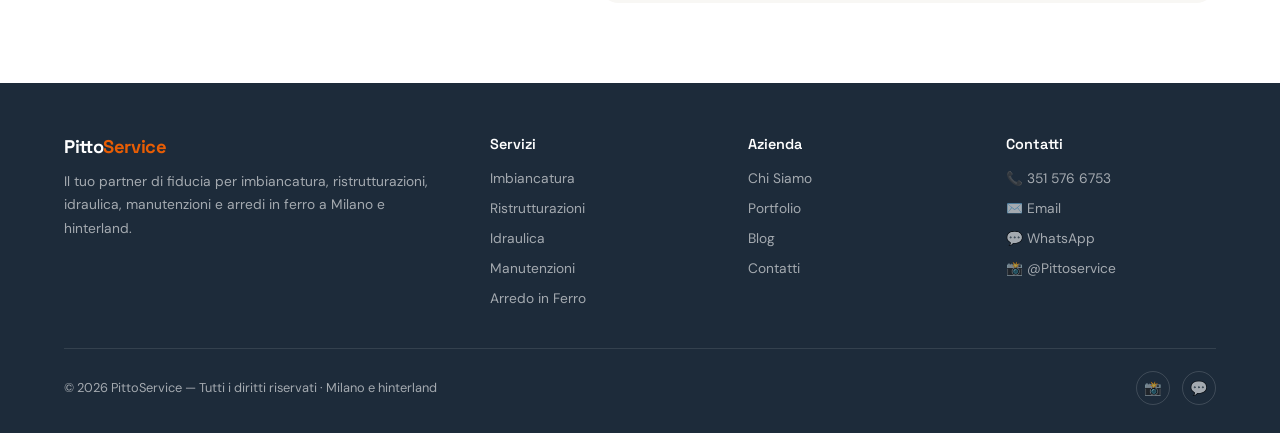
<file: servizi/idraulica.html>
<!DOCTYPE html>
<html lang="it">
<head>
<meta charset="UTF-8">
<meta name="viewport" content="width=device-width,initial-scale=1.0">
<meta name="robots" content="index,follow">
<title>Idraulico a Milano | Interventi Rapidi, Riparazioni e Installazioni – PittoService</title>
<meta name="description" content="Idraulico a Milano e hinterland: riparazioni urgenti, perdite, installazioni sanitari. Intervento rapido, preventivo gratuito. Chiama 351 576 6753.">
<link rel="canonical" href="https://www.pittoservice.it/servizi/idraulica.html">
<meta property="og:title" content="Idraulico a Milano | Interventi Rapidi, Riparazioni e Installazioni – PittoService">
<meta property="og:description" content="Idraulico a Milano e hinterland: riparazioni urgenti, perdite, installazioni sanitari. Intervento rapido, preventivo gratuito. Chiama 351 576 6753.">
<meta property="og:type" content="website">
<meta property="og:locale" content="it_IT">
<script type="application/ld+json">{"@context":"https://schema.org","@type":"HomeAndConstructionBusiness","name":"PittoService","telephone":"+393515766753","email":"pittoniluca93@gmail.com","url":"https://www.pittoservice.it","address":{"@type":"PostalAddress","addressLocality":"Milano","addressRegion":"MI","addressCountry":"IT"},"areaServed":"Milano e hinterland","priceRange":"€€", "hasOfferCatalog":{"@type":"OfferCatalog","name":"Idraulico a Milano"}}</script><script type="application/ld+json">{"@context":"https://schema.org","@type":"FAQPage","mainEntity":[{"@type":"Question","name":"Intervenite per emergenze idrauliche?","acceptedAnswer":{"@type":"Answer","text":"Sì. Per perdite urgenti cerchiamo di intervenire il più rapidamente possibile. Contattaci al 351 576 6753 o via WhatsApp."}},{"@type":"Question","name":"Quanto costa un intervento idraulico a Milano?","acceptedAnswer":{"@type":"Answer","text":"Un intervento base (es. sostituzione rubinetto) parte da 60-80€. Per perdite o installazioni il costo dipende dalla complessità. Preventivo gratuito sempre."}},{"@type":"Question","name":"Lavorate su impianti condominiali?","acceptedAnswer":{"@type":"Answer","text":"Sì, interveniamo anche su impianti condominiali, colonne montanti e problemi con l'amministratore."}},{"@type":"Question","name":"Quanto tempo richiedete per arrivare?","acceptedAnswer":{"@type":"Answer","text":"Per interventi ordinari, solitamente entro 24-48 ore. Per emergenze, facciamo del nostro meglio per arrivare prima."}}]}</script><script type="application/ld+json">{"@context":"https://schema.org","@type":"BreadcrumbList","itemListElement":[{"@type":"ListItem","position":1,"name":"Home","item":"https://www.pittoservice.it/"},{"@type":"ListItem","position":2,"name":"Servizi","item":"https://www.pittoservice.it/servizi/"},{"@type":"ListItem","position":3,"name":"Idraulico a Milano","item":"https://www.pittoservice.it/servizi/idraulica.html"}]}</script>
<link rel="preconnect" href="https://fonts.googleapis.com"><link rel="preconnect" href="https://fonts.gstatic.com" crossorigin><link href="https://fonts.googleapis.com/css2?family=Space+Grotesk:wght@400;500;600;700&family=DM+Sans:opsz,wght@9..40,400;9..40,500&display=swap" rel="stylesheet">
<link rel="stylesheet" href="../css/style.css">
</head>
<body><div class="mobile-nav" id="mobileNav"><button class="mobile-nav-close" onclick="toggleMobileNav()" aria-label="Chiudi">✕</button><a href="../index.html">Home</a><div class="mobile-nav-sub"><a href="../servizi/imbiancatura.html">Imbiancatura</a><a href="../servizi/ristrutturazioni.html">Ristrutturazioni</a><a href="../servizi/idraulica.html">Idraulica</a><a href="../servizi/manutenzioni.html">Manutenzioni</a><a href="../servizi/arredo-ferro.html">Arredo Ferro</a></div><a href="../portfolio.html">Portfolio</a><a href="../chi-siamo.html">Chi Siamo</a><a href="../blog/index.html">Blog</a><a href="../index.html#contatti">Contatti</a></div><nav class="nav"><div class="nav-inner"><a href="../index.html" class="nav-logo">Pitto<span>Service</span></a><div class="nav-links"><div class="nav-dropdown"><a href="#">Servizi ▾</a><div class="nav-dropdown-menu"><a href="../servizi/imbiancatura.html">🎨 Imbiancatura</a><a href="../servizi/ristrutturazioni.html">🏗️ Ristrutturazioni</a><a href="../servizi/idraulica.html">💧 Idraulica</a><a href="../servizi/manutenzioni.html">🔨 Manutenzioni</a><a href="../servizi/arredo-ferro.html">⚙️ Arredo in Ferro</a></div></div><a href="../portfolio.html">Portfolio</a><a href="../chi-siamo.html">Chi Siamo</a><a href="../blog/index.html">Blog</a><a href="../index.html#contatti">Contatti</a></div><a href="tel:+393515766753" class="nav-cta">📞 351 576 6753</a><button class="nav-toggle" onclick="toggleMobileNav()" aria-label="Menu"><svg width="22" height="22" viewBox="0 0 24 24" fill="none" stroke="currentColor" stroke-width="2"><line x1="3" y1="6" x2="21" y2="6"/><line x1="3" y1="12" x2="21" y2="12"/><line x1="3" y1="18" x2="21" y2="18"/></svg></button></div></nav>
<main id="main-content">
<nav class="breadcrumb" aria-label="Percorso"><div class="breadcrumb-inner"><a href="../index.html">Home</a><span>›</span><a href="#">Servizi</a><span>›</span><span>Idraulico a Milano</span></div></nav>

<header class="hero">
<div class="hero-inner">
<div>
<div class="hero-eyebrow">💧 Idraulica</div>
<h1>Idraulico a Milano: <em>interventi rapidi e affidabili</em></h1>
<p class="hero-sub">Interventi idraulici rapidi ed efficienti a Milano e hinterland. Dalle riparazioni urgenti alle nuove installazioni, garantiamo soluzioni affidabili e durature per ogni problema idraulico nella tua abitazione o ufficio.</p>
<div class="hero-btns">
<a href="https://api.whatsapp.com/send?phone=393515766753&text=Ciao!%20Vorrei%20un%20preventivo%20per%20idraulica." class="btn-primary" target="_blank" rel="noopener">💬 Preventivo Gratis</a>
<a href="tel:+393515766753" class="btn-ghost">📞 351 576 6753</a>
</div>
</div>
<div class="hero-visual" aria-hidden="true"><div class="hero-visual-placeholder">💧</div><div class="hero-visual-label">Foto lavori qui</div></div>
</div>
</header>

<section class="section">
<div class="section-inner">
<div class="section-head"><div><div class="section-tag">Cosa Includiamo</div><h2 class="section-title">I nostri servizi di idraulico a milano</h2></div></div>
<div class="services-grid">
<article class="service-card"><div class="service-num" aria-hidden="true">01</div><div class="service-icon-wrap">💧</div><h3>Riparazione perdite</h3><p>Intervento rapido su perdite d'acqua, tubazioni rotte e sifoni. Diagnosi precisa senza demolizioni inutili.</p></article>
<article class="service-card"><div class="service-num" aria-hidden="true">02</div><div class="service-icon-wrap">💧</div><h3>Installazione sanitari</h3><p>Montaggio e sostituzione di wc, lavabo, bidet, piatto doccia e vasca da bagno.</p></article>
<article class="service-card"><div class="service-num" aria-hidden="true">03</div><div class="service-icon-wrap">💧</div><h3>Rubinetteria</h3><p>Sostituzione rubinetti, miscelatori, doccette e accessori. Tutte le marche, montaggio incluso.</p></article>
<article class="service-card"><div class="service-num" aria-hidden="true">04</div><div class="service-icon-wrap">💧</div><h3>Scarichi e sifoni</h3><p>Pulizia e sostituzione scarichi intasati, sifoni, colonne di scarico.</p></article>
<article class="service-card"><div class="service-num" aria-hidden="true">05</div><div class="service-icon-wrap">💧</div><h3>Impianti nuovi</h3><p>Realizzazione e modifica di impianti idraulici per ristrutturazioni e nuove costruzioni.</p></article>
</div></div></section>

<section class="cta-banner">
<div class="cta-banner-inner">
<div class="section-tag" style="color:var(--orange-light)">Preventivo Gratuito</div>
<h2>Hai bisogno di idraulico a milano a Milano?</h2>
<p>Contattaci subito. Sopralluogo gratuito, preventivo chiaro entro 24 ore, nessuna sorpresa in fattura.</p>
<a href="tel:+393515766753" class="phone-big">📞 351 576 6753</a>
<div class="cta-banner-btns">
<a href="https://api.whatsapp.com/send?phone=393515766753" class="wa-btn" target="_blank" rel="noopener">💬 Scrivi su WhatsApp</a>
<a href="../portfolio.html" class="btn-outline" style="color:#fff;border-color:rgba(255,255,255,.3)">Vedi i nostri lavori →</a>
</div>
</div>
</section>

<section class="section section-alt" id="faq">
<div class="section-inner">
<div style="text-align:center"><div class="section-tag">FAQ</div><h2 class="section-title">Domande frequenti su idraulico a milano</h2></div>
<div class="faq-list">
<div class="faq-item"><button class="faq-question" onclick="toggleFaq(this)" aria-expanded="false"><span>Intervenite per emergenze idrauliche?</span><span class="faq-arrow">▾</span></button><div class="faq-answer"><p>Sì. Per perdite urgenti cerchiamo di intervenire il più rapidamente possibile. Contattaci al 351 576 6753 o via WhatsApp.</p></div></div>
<div class="faq-item"><button class="faq-question" onclick="toggleFaq(this)" aria-expanded="false"><span>Quanto costa un intervento idraulico a Milano?</span><span class="faq-arrow">▾</span></button><div class="faq-answer"><p>Un intervento base (es. sostituzione rubinetto) parte da 60-80€. Per perdite o installazioni il costo dipende dalla complessità. Preventivo gratuito sempre.</p></div></div>
<div class="faq-item"><button class="faq-question" onclick="toggleFaq(this)" aria-expanded="false"><span>Lavorate su impianti condominiali?</span><span class="faq-arrow">▾</span></button><div class="faq-answer"><p>Sì, interveniamo anche su impianti condominiali, colonne montanti e problemi con l'amministratore.</p></div></div>
<div class="faq-item"><button class="faq-question" onclick="toggleFaq(this)" aria-expanded="false"><span>Quanto tempo richiedete per arrivare?</span><span class="faq-arrow">▾</span></button><div class="faq-answer"><p>Per interventi ordinari, solitamente entro 24-48 ore. Per emergenze, facciamo del nostro meglio per arrivare prima.</p></div></div>
</div></div></section>
</main>
<section class="section" id="contatti"><div class="section-inner"><div class="contact-section-inner"><div class="contact-info"><div class="section-tag">Preventivo Gratuito</div><h2>Parliamo del tuo progetto</h2><p>Compila il modulo o contattaci direttamente. Rispondiamo entro 24 ore con un preventivo chiaro e senza sorprese.</p><div class="contact-items"><div class="contact-item"><div class="contact-icon">📞</div><div><div class="contact-item-label">Telefono</div><a href="tel:+393515766753" class="contact-item-val">351 576 6753</a></div></div><div class="contact-item"><div class="contact-icon">💬</div><div><div class="contact-item-label">WhatsApp</div><a href="https://api.whatsapp.com/send?phone=393515766753" class="contact-item-val" target="_blank">Scrivici subito</a></div></div><div class="contact-item"><div class="contact-icon">✉️</div><div><div class="contact-item-label">Email</div><a href="mailto:pittoniluca93@gmail.com" class="contact-item-val">pittoniluca93@gmail.com</a></div></div></div><a href="https://api.whatsapp.com/send?phone=393515766753&text=Ciao!%20Vorrei%20un%20preventivo." class="btn-primary" target="_blank" rel="noopener" style="width:fit-content">💬 WhatsApp — Preventivo Gratis</a></div><div class="contact-form-wrap"><h3>Invia un messaggio</h3><form action="mailto:pittoniluca93@gmail.com" method="POST" enctype="text/plain"><div class="form-row"><div class="form-group"><label>Nome *</label><input type="text" name="nome" placeholder="Il tuo nome" required></div><div class="form-group"><label>Cognome</label><input type="text" name="cognome" placeholder="Cognome"></div></div><div class="form-group"><label>Email *</label><input type="email" name="email" placeholder="tua@email.com" required></div><div class="form-group"><label>Telefono</label><input type="tel" name="telefono" placeholder="+39 000 000 0000"></div><div class="form-group"><label>Servizio richiesto</label><select name="servizio"><option value="">Seleziona…</option><option>Imbiancatura</option><option>Piccola ristrutturazione</option><option>Idraulica</option><option>Manutenzione varia</option><option>Arredo in ferro su misura</option><option>Altro</option></select></div><div class="form-group"><label>Descrivi il lavoro *</label><textarea name="messaggio" placeholder="Raccontaci di cosa hai bisogno, dove e quando…" required></textarea></div><button type="submit" class="form-submit">Invia richiesta →</button><p class="form-note">🔒 I tuoi dati non vengono condivisi con terze parti.</p></form></div></div></div></section><footer><div class="footer-inner"><div class="footer-top"><div class="footer-brand"><a href="../index.html" class="footer-logo">Pitto<span>Service</span></a><p>Il tuo partner di fiducia per imbiancatura, ristrutturazioni, idraulica, manutenzioni e arredi in ferro a Milano e hinterland.</p></div><div class="footer-col"><h4>Servizi</h4><ul><li><a href="../servizi/imbiancatura.html">Imbiancatura</a></li><li><a href="../servizi/ristrutturazioni.html">Ristrutturazioni</a></li><li><a href="../servizi/idraulica.html">Idraulica</a></li><li><a href="../servizi/manutenzioni.html">Manutenzioni</a></li><li><a href="../servizi/arredo-ferro.html">Arredo in Ferro</a></li></ul></div><div class="footer-col"><h4>Azienda</h4><ul><li><a href="../chi-siamo.html">Chi Siamo</a></li><li><a href="../portfolio.html">Portfolio</a></li><li><a href="../blog/index.html">Blog</a></li><li><a href="../index.html#contatti">Contatti</a></li></ul></div><div class="footer-col"><h4>Contatti</h4><ul><li><a href="tel:+393515766753">📞 351 576 6753</a></li><li><a href="mailto:pittoniluca93@gmail.com">✉️ Email</a></li><li><a href="https://api.whatsapp.com/send?phone=393515766753" target="_blank" rel="noopener">💬 WhatsApp</a></li><li><a href="https://instagram.com/Pittoservice" target="_blank" rel="noopener">📸 @Pittoservice</a></li></ul></div></div><div class="footer-bottom"><span>© 2026 PittoService — Tutti i diritti riservati · Milano e hinterland</span><div class="footer-social"><a href="https://instagram.com/Pittoservice" target="_blank" rel="noopener" aria-label="Instagram">📸</a><a href="https://api.whatsapp.com/send?phone=393515766753" target="_blank" rel="noopener" aria-label="WhatsApp">💬</a></div></div></div></footer><a href="https://api.whatsapp.com/send?phone=393515766753&text=Ciao!%20Vorrei%20un%20preventivo%20gratuito." class="wa-float" aria-label="WhatsApp" target="_blank" rel="noopener"><span class="wa-float-tip">Preventivo gratis</span><svg width="26" height="26" viewBox="0 0 24 24" fill="currentColor"><path d="M17.472 14.382c-.297-.149-1.758-.867-2.03-.967-.273-.099-.471-.148-.67.15-.197.297-.767.966-.94 1.164-.173.199-.347.223-.644.075-.297-.15-1.255-.463-2.39-1.475-.883-.788-1.48-1.761-1.653-2.059-.173-.297-.018-.458.13-.606.134-.133.298-.347.446-.52.149-.174.198-.298.298-.497.099-.198.05-.371-.025-.52-.075-.149-.669-1.612-.916-2.207-.242-.579-.487-.5-.669-.51-.173-.008-.371-.01-.57-.01-.198 0-.52.074-.792.372-.272.297-1.04 1.016-1.04 2.479 0 1.462 1.065 2.875 1.213 3.074.149.198 2.096 3.2 5.077 4.487.709.306 1.262.489 1.694.625.712.227 1.36.195 1.871.118.571-.085 1.758-.719 2.006-1.413.248-.694.248-1.289.173-1.413-.074-.124-.272-.198-.57-.347z"/><path d="M12 0C5.373 0 0 5.373 0 12c0 2.132.557 4.133 1.528 5.873L.057 23.57a.5.5 0 0 0 .614.614l5.7-1.47A11.935 11.935 0 0 0 12 24c6.627 0 12-5.373 12-12S18.627 0 12 0zm0 22c-1.901 0-3.68-.54-5.191-1.471l-.371-.221-3.584.924.944-3.58-.239-.381A9.96 9.96 0 0 1 2 12C2 6.477 6.477 2 12 2s10 4.477 10 10-4.477 10-10 10z"/></svg></a><script src="../js/main.js"></script></body></html>
</file>
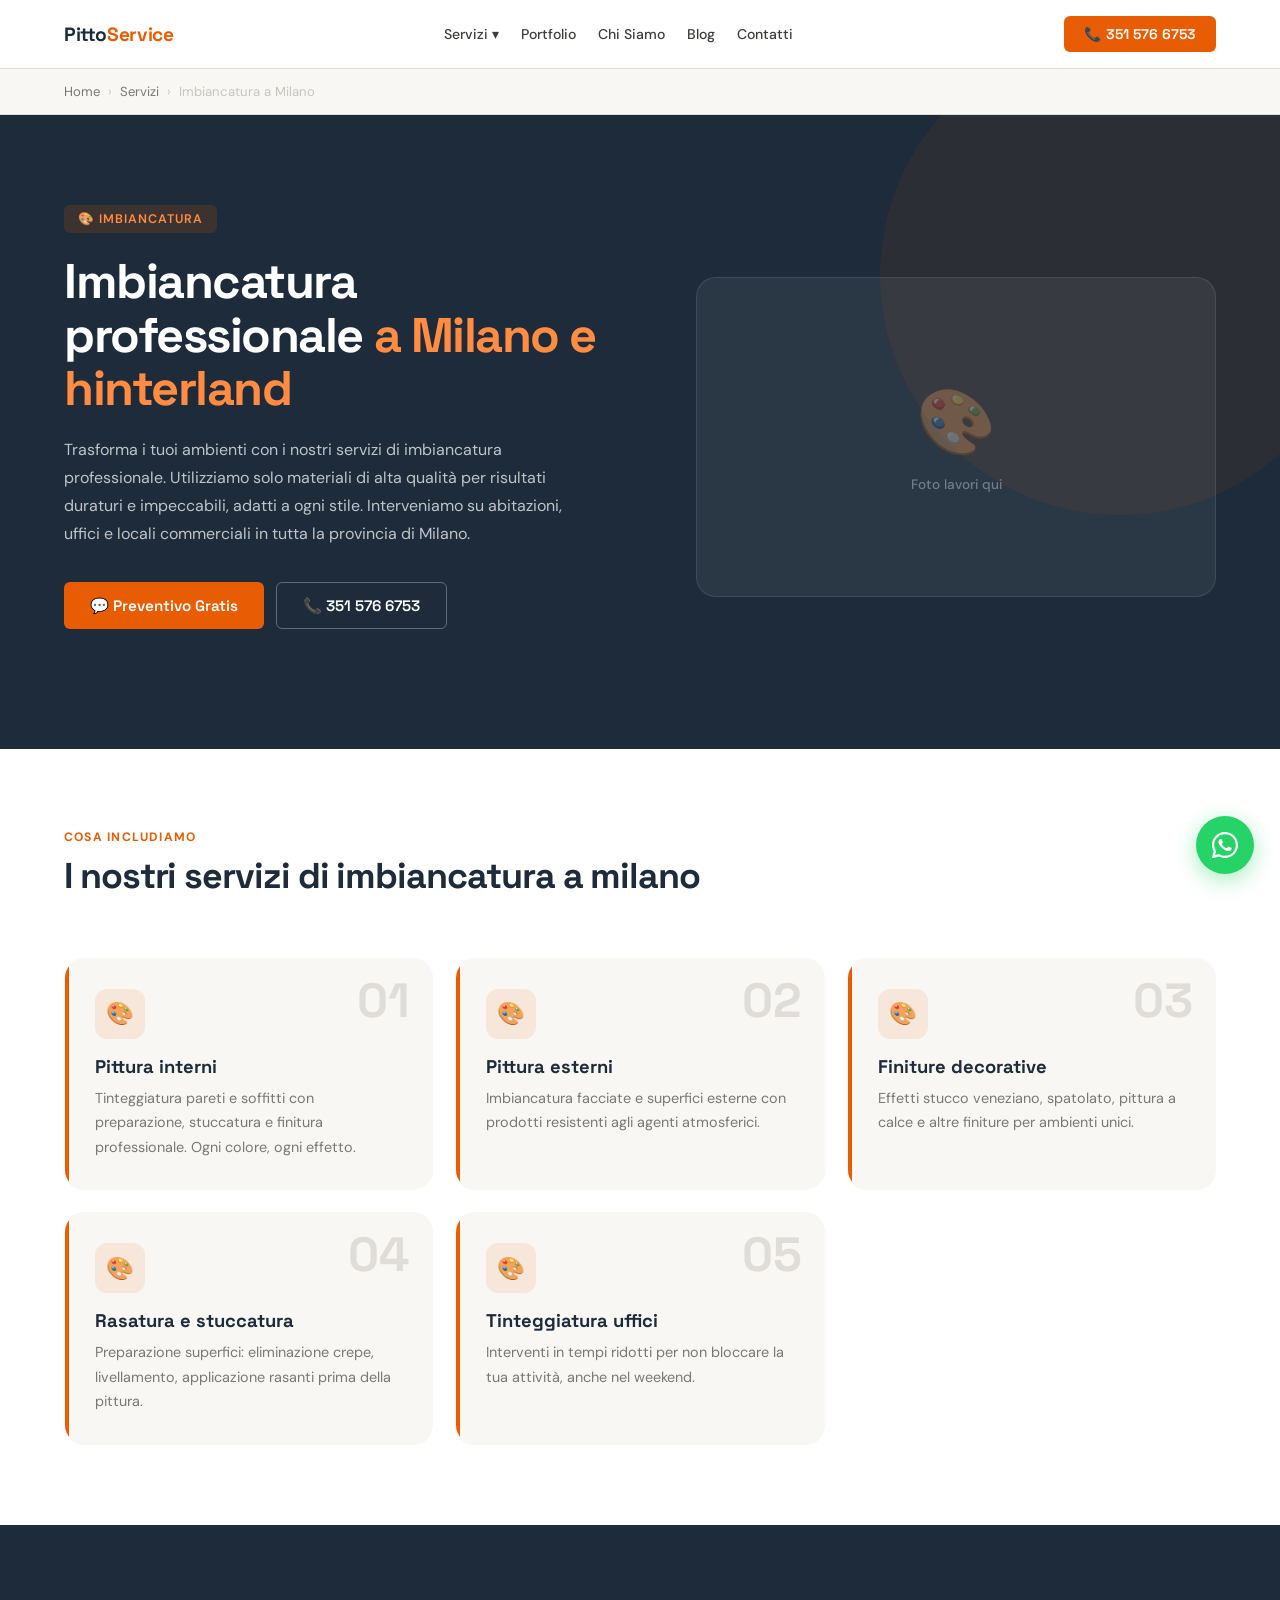
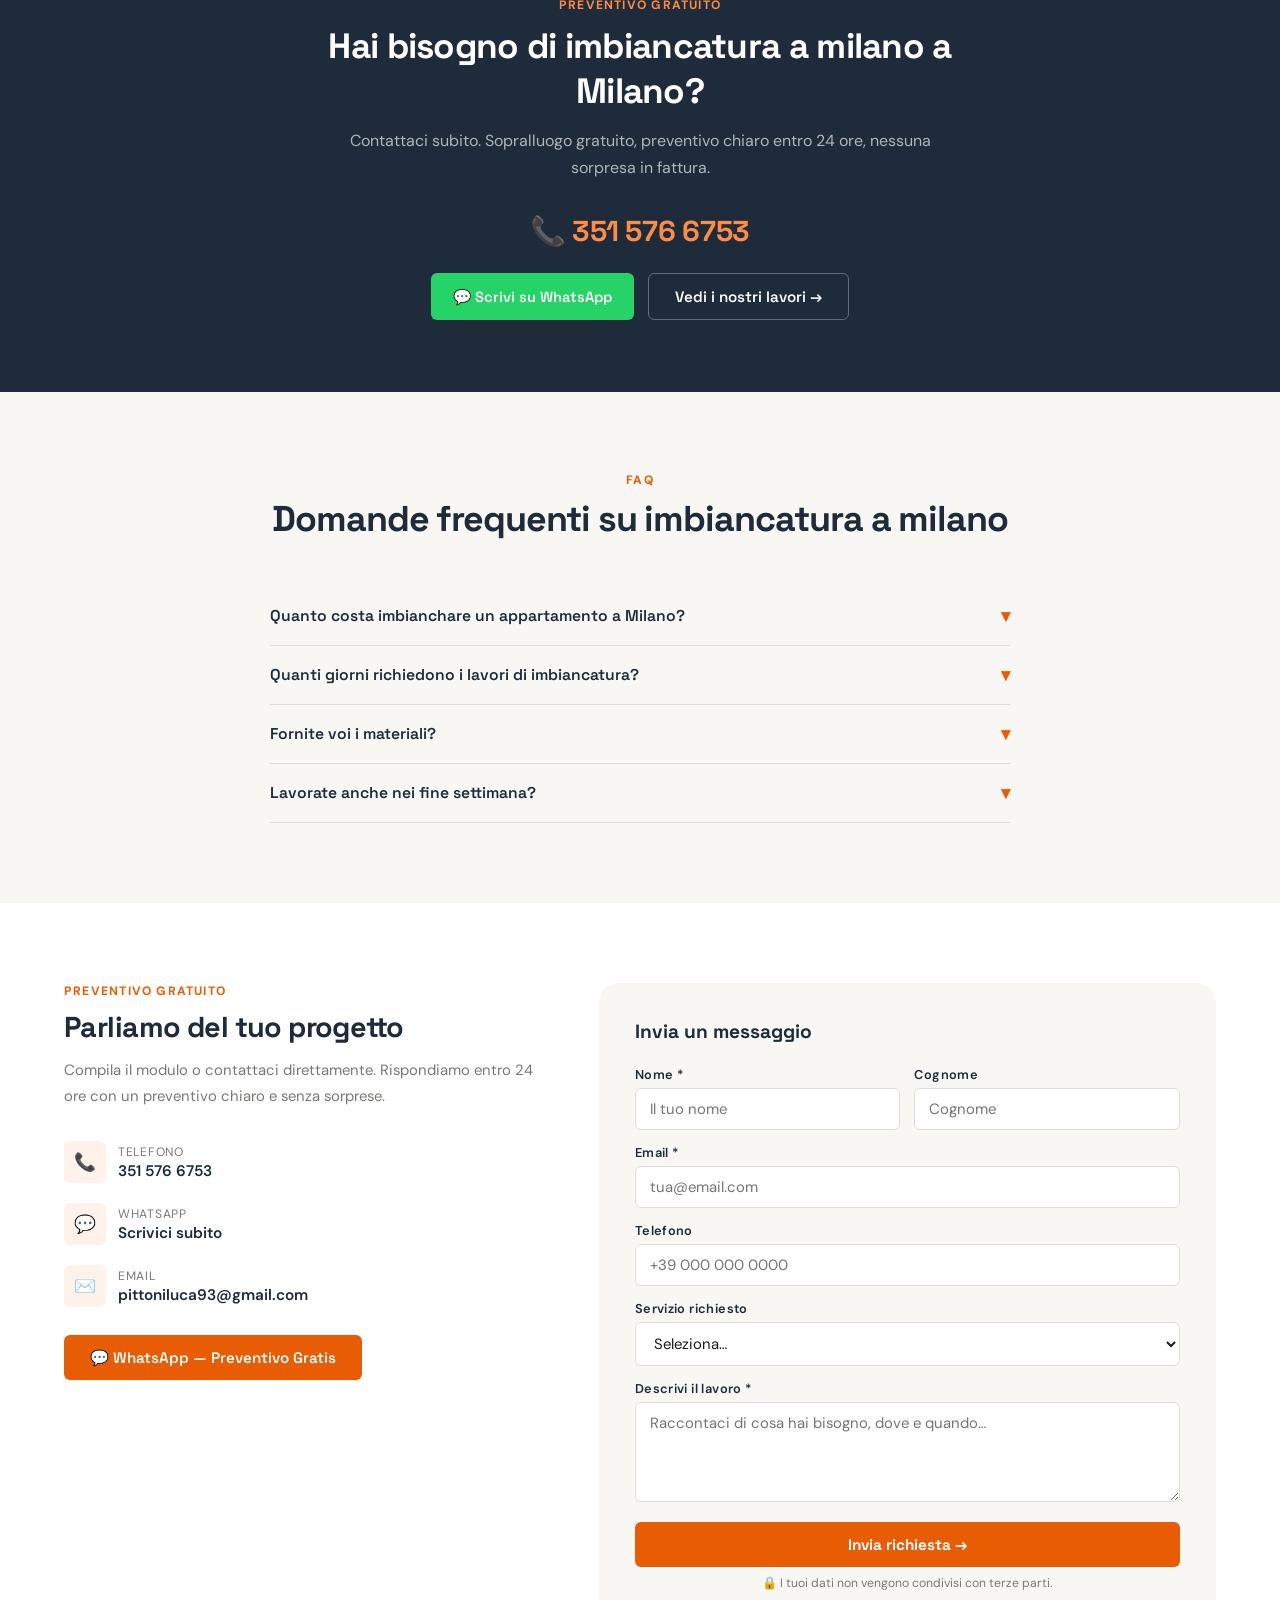
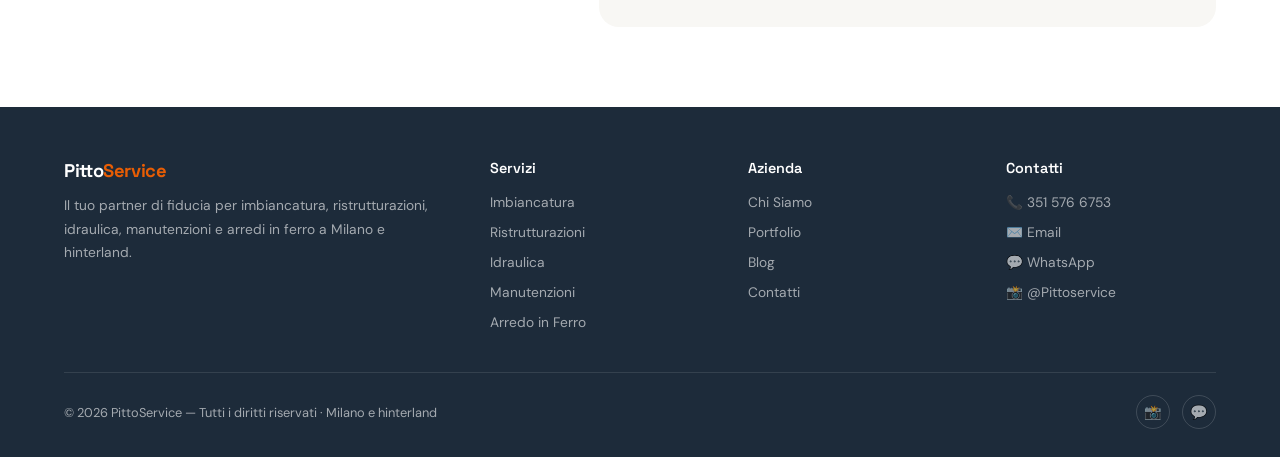
<file: servizi/imbiancatura.html>
<!DOCTYPE html>
<html lang="it">
<head>
<meta charset="UTF-8">
<meta name="viewport" content="width=device-width,initial-scale=1.0">
<meta name="robots" content="index,follow">
<title>Imbiancatura a Milano | Pittura Professionale Interni ed Esterni – PittoService</title>
<meta name="description" content="Imbiancatura professionale a Milano e hinterland: pareti, soffitti, finiture decorative. Materiali di qualità, preventivo gratuito. Chiama 351 576 6753.">
<link rel="canonical" href="https://www.pittoservice.it/servizi/imbiancatura.html">
<meta property="og:title" content="Imbiancatura a Milano | Pittura Professionale Interni ed Esterni – PittoService">
<meta property="og:description" content="Imbiancatura professionale a Milano e hinterland: pareti, soffitti, finiture decorative. Materiali di qualità, preventivo gratuito. Chiama 351 576 6753.">
<meta property="og:type" content="website">
<meta property="og:locale" content="it_IT">
<script type="application/ld+json">{"@context":"https://schema.org","@type":"HomeAndConstructionBusiness","name":"PittoService","telephone":"+393515766753","email":"pittoniluca93@gmail.com","url":"https://www.pittoservice.it","address":{"@type":"PostalAddress","addressLocality":"Milano","addressRegion":"MI","addressCountry":"IT"},"areaServed":"Milano e hinterland","priceRange":"€€", "hasOfferCatalog":{"@type":"OfferCatalog","name":"Imbiancatura a Milano"}}</script><script type="application/ld+json">{"@context":"https://schema.org","@type":"FAQPage","mainEntity":[{"@type":"Question","name":"Quanto costa imbianchare un appartamento a Milano?","acceptedAnswer":{"@type":"Answer","text":"Il costo dipende dalla metratura, dal tipo di superficie e dalle finiture. Per un appartamento standard di 80 mq si parte da circa 600-800€. Offriamo sempre un sopralluogo e preventivo gratuiti."}},{"@type":"Question","name":"Quanti giorni richiedono i lavori di imbiancatura?","acceptedAnswer":{"@type":"Answer","text":"Un appartamento di 80-100 mq richiede generalmente 2-3 giorni lavorativi, inclusi preparazione e finitura."}},{"@type":"Question","name":"Fornite voi i materiali?","acceptedAnswer":{"@type":"Answer","text":"Sì, ci occupiamo di tutto: materiali, attrezzi e smaltimento. Utilizziamo pitture di qualità marchi Mapei, Boero e Oikos."}},{"@type":"Question","name":"Lavorate anche nei fine settimana?","acceptedAnswer":{"@type":"Answer","text":"Sì, siamo disponibili anche sabato. Contattaci per concordare i tempi più adatti a te."}}]}</script><script type="application/ld+json">{"@context":"https://schema.org","@type":"BreadcrumbList","itemListElement":[{"@type":"ListItem","position":1,"name":"Home","item":"https://www.pittoservice.it/"},{"@type":"ListItem","position":2,"name":"Servizi","item":"https://www.pittoservice.it/servizi/"},{"@type":"ListItem","position":3,"name":"Imbiancatura a Milano","item":"https://www.pittoservice.it/servizi/imbiancatura.html"}]}</script>
<link rel="preconnect" href="https://fonts.googleapis.com"><link rel="preconnect" href="https://fonts.gstatic.com" crossorigin><link href="https://fonts.googleapis.com/css2?family=Space+Grotesk:wght@400;500;600;700&family=DM+Sans:opsz,wght@9..40,400;9..40,500&display=swap" rel="stylesheet">
<link rel="stylesheet" href="../css/style.css">
</head>
<body><div class="mobile-nav" id="mobileNav"><button class="mobile-nav-close" onclick="toggleMobileNav()" aria-label="Chiudi">✕</button><a href="../index.html">Home</a><div class="mobile-nav-sub"><a href="../servizi/imbiancatura.html">Imbiancatura</a><a href="../servizi/ristrutturazioni.html">Ristrutturazioni</a><a href="../servizi/idraulica.html">Idraulica</a><a href="../servizi/manutenzioni.html">Manutenzioni</a><a href="../servizi/arredo-ferro.html">Arredo Ferro</a></div><a href="../portfolio.html">Portfolio</a><a href="../chi-siamo.html">Chi Siamo</a><a href="../blog/index.html">Blog</a><a href="../index.html#contatti">Contatti</a></div><nav class="nav"><div class="nav-inner"><a href="../index.html" class="nav-logo">Pitto<span>Service</span></a><div class="nav-links"><div class="nav-dropdown"><a href="#">Servizi ▾</a><div class="nav-dropdown-menu"><a href="../servizi/imbiancatura.html">🎨 Imbiancatura</a><a href="../servizi/ristrutturazioni.html">🏗️ Ristrutturazioni</a><a href="../servizi/idraulica.html">💧 Idraulica</a><a href="../servizi/manutenzioni.html">🔨 Manutenzioni</a><a href="../servizi/arredo-ferro.html">⚙️ Arredo in Ferro</a></div></div><a href="../portfolio.html">Portfolio</a><a href="../chi-siamo.html">Chi Siamo</a><a href="../blog/index.html">Blog</a><a href="../index.html#contatti">Contatti</a></div><a href="tel:+393515766753" class="nav-cta">📞 351 576 6753</a><button class="nav-toggle" onclick="toggleMobileNav()" aria-label="Menu"><svg width="22" height="22" viewBox="0 0 24 24" fill="none" stroke="currentColor" stroke-width="2"><line x1="3" y1="6" x2="21" y2="6"/><line x1="3" y1="12" x2="21" y2="12"/><line x1="3" y1="18" x2="21" y2="18"/></svg></button></div></nav>
<main id="main-content">
<nav class="breadcrumb" aria-label="Percorso"><div class="breadcrumb-inner"><a href="../index.html">Home</a><span>›</span><a href="#">Servizi</a><span>›</span><span>Imbiancatura a Milano</span></div></nav>

<header class="hero">
<div class="hero-inner">
<div>
<div class="hero-eyebrow">🎨 Imbiancatura</div>
<h1>Imbiancatura professionale <em>a Milano e hinterland</em></h1>
<p class="hero-sub">Trasforma i tuoi ambienti con i nostri servizi di imbiancatura professionale. Utilizziamo solo materiali di alta qualità per risultati duraturi e impeccabili, adatti a ogni stile. Interveniamo su abitazioni, uffici e locali commerciali in tutta la provincia di Milano.</p>
<div class="hero-btns">
<a href="https://api.whatsapp.com/send?phone=393515766753&text=Ciao!%20Vorrei%20un%20preventivo%20per%20imbiancatura." class="btn-primary" target="_blank" rel="noopener">💬 Preventivo Gratis</a>
<a href="tel:+393515766753" class="btn-ghost">📞 351 576 6753</a>
</div>
</div>
<div class="hero-visual" aria-hidden="true"><div class="hero-visual-placeholder">🎨</div><div class="hero-visual-label">Foto lavori qui</div></div>
</div>
</header>

<section class="section">
<div class="section-inner">
<div class="section-head"><div><div class="section-tag">Cosa Includiamo</div><h2 class="section-title">I nostri servizi di imbiancatura a milano</h2></div></div>
<div class="services-grid">
<article class="service-card"><div class="service-num" aria-hidden="true">01</div><div class="service-icon-wrap">🎨</div><h3>Pittura interni</h3><p>Tinteggiatura pareti e soffitti con preparazione, stuccatura e finitura professionale. Ogni colore, ogni effetto.</p></article>
<article class="service-card"><div class="service-num" aria-hidden="true">02</div><div class="service-icon-wrap">🎨</div><h3>Pittura esterni</h3><p>Imbiancatura facciate e superfici esterne con prodotti resistenti agli agenti atmosferici.</p></article>
<article class="service-card"><div class="service-num" aria-hidden="true">03</div><div class="service-icon-wrap">🎨</div><h3>Finiture decorative</h3><p>Effetti stucco veneziano, spatolato, pittura a calce e altre finiture per ambienti unici.</p></article>
<article class="service-card"><div class="service-num" aria-hidden="true">04</div><div class="service-icon-wrap">🎨</div><h3>Rasatura e stuccatura</h3><p>Preparazione superfici: eliminazione crepe, livellamento, applicazione rasanti prima della pittura.</p></article>
<article class="service-card"><div class="service-num" aria-hidden="true">05</div><div class="service-icon-wrap">🎨</div><h3>Tinteggiatura uffici</h3><p>Interventi in tempi ridotti per non bloccare la tua attività, anche nel weekend.</p></article>
</div></div></section>

<section class="cta-banner">
<div class="cta-banner-inner">
<div class="section-tag" style="color:var(--orange-light)">Preventivo Gratuito</div>
<h2>Hai bisogno di imbiancatura a milano a Milano?</h2>
<p>Contattaci subito. Sopralluogo gratuito, preventivo chiaro entro 24 ore, nessuna sorpresa in fattura.</p>
<a href="tel:+393515766753" class="phone-big">📞 351 576 6753</a>
<div class="cta-banner-btns">
<a href="https://api.whatsapp.com/send?phone=393515766753" class="wa-btn" target="_blank" rel="noopener">💬 Scrivi su WhatsApp</a>
<a href="../portfolio.html" class="btn-outline" style="color:#fff;border-color:rgba(255,255,255,.3)">Vedi i nostri lavori →</a>
</div>
</div>
</section>

<section class="section section-alt" id="faq">
<div class="section-inner">
<div style="text-align:center"><div class="section-tag">FAQ</div><h2 class="section-title">Domande frequenti su imbiancatura a milano</h2></div>
<div class="faq-list">
<div class="faq-item"><button class="faq-question" onclick="toggleFaq(this)" aria-expanded="false"><span>Quanto costa imbianchare un appartamento a Milano?</span><span class="faq-arrow">▾</span></button><div class="faq-answer"><p>Il costo dipende dalla metratura, dal tipo di superficie e dalle finiture. Per un appartamento standard di 80 mq si parte da circa 600-800€. Offriamo sempre un sopralluogo e preventivo gratuiti.</p></div></div>
<div class="faq-item"><button class="faq-question" onclick="toggleFaq(this)" aria-expanded="false"><span>Quanti giorni richiedono i lavori di imbiancatura?</span><span class="faq-arrow">▾</span></button><div class="faq-answer"><p>Un appartamento di 80-100 mq richiede generalmente 2-3 giorni lavorativi, inclusi preparazione e finitura.</p></div></div>
<div class="faq-item"><button class="faq-question" onclick="toggleFaq(this)" aria-expanded="false"><span>Fornite voi i materiali?</span><span class="faq-arrow">▾</span></button><div class="faq-answer"><p>Sì, ci occupiamo di tutto: materiali, attrezzi e smaltimento. Utilizziamo pitture di qualità marchi Mapei, Boero e Oikos.</p></div></div>
<div class="faq-item"><button class="faq-question" onclick="toggleFaq(this)" aria-expanded="false"><span>Lavorate anche nei fine settimana?</span><span class="faq-arrow">▾</span></button><div class="faq-answer"><p>Sì, siamo disponibili anche sabato. Contattaci per concordare i tempi più adatti a te.</p></div></div>
</div></div></section>
</main>
<section class="section" id="contatti"><div class="section-inner"><div class="contact-section-inner"><div class="contact-info"><div class="section-tag">Preventivo Gratuito</div><h2>Parliamo del tuo progetto</h2><p>Compila il modulo o contattaci direttamente. Rispondiamo entro 24 ore con un preventivo chiaro e senza sorprese.</p><div class="contact-items"><div class="contact-item"><div class="contact-icon">📞</div><div><div class="contact-item-label">Telefono</div><a href="tel:+393515766753" class="contact-item-val">351 576 6753</a></div></div><div class="contact-item"><div class="contact-icon">💬</div><div><div class="contact-item-label">WhatsApp</div><a href="https://api.whatsapp.com/send?phone=393515766753" class="contact-item-val" target="_blank">Scrivici subito</a></div></div><div class="contact-item"><div class="contact-icon">✉️</div><div><div class="contact-item-label">Email</div><a href="mailto:pittoniluca93@gmail.com" class="contact-item-val">pittoniluca93@gmail.com</a></div></div></div><a href="https://api.whatsapp.com/send?phone=393515766753&text=Ciao!%20Vorrei%20un%20preventivo." class="btn-primary" target="_blank" rel="noopener" style="width:fit-content">💬 WhatsApp — Preventivo Gratis</a></div><div class="contact-form-wrap"><h3>Invia un messaggio</h3><form action="mailto:pittoniluca93@gmail.com" method="POST" enctype="text/plain"><div class="form-row"><div class="form-group"><label>Nome *</label><input type="text" name="nome" placeholder="Il tuo nome" required></div><div class="form-group"><label>Cognome</label><input type="text" name="cognome" placeholder="Cognome"></div></div><div class="form-group"><label>Email *</label><input type="email" name="email" placeholder="tua@email.com" required></div><div class="form-group"><label>Telefono</label><input type="tel" name="telefono" placeholder="+39 000 000 0000"></div><div class="form-group"><label>Servizio richiesto</label><select name="servizio"><option value="">Seleziona…</option><option>Imbiancatura</option><option>Piccola ristrutturazione</option><option>Idraulica</option><option>Manutenzione varia</option><option>Arredo in ferro su misura</option><option>Altro</option></select></div><div class="form-group"><label>Descrivi il lavoro *</label><textarea name="messaggio" placeholder="Raccontaci di cosa hai bisogno, dove e quando…" required></textarea></div><button type="submit" class="form-submit">Invia richiesta →</button><p class="form-note">🔒 I tuoi dati non vengono condivisi con terze parti.</p></form></div></div></div></section><footer><div class="footer-inner"><div class="footer-top"><div class="footer-brand"><a href="../index.html" class="footer-logo">Pitto<span>Service</span></a><p>Il tuo partner di fiducia per imbiancatura, ristrutturazioni, idraulica, manutenzioni e arredi in ferro a Milano e hinterland.</p></div><div class="footer-col"><h4>Servizi</h4><ul><li><a href="../servizi/imbiancatura.html">Imbiancatura</a></li><li><a href="../servizi/ristrutturazioni.html">Ristrutturazioni</a></li><li><a href="../servizi/idraulica.html">Idraulica</a></li><li><a href="../servizi/manutenzioni.html">Manutenzioni</a></li><li><a href="../servizi/arredo-ferro.html">Arredo in Ferro</a></li></ul></div><div class="footer-col"><h4>Azienda</h4><ul><li><a href="../chi-siamo.html">Chi Siamo</a></li><li><a href="../portfolio.html">Portfolio</a></li><li><a href="../blog/index.html">Blog</a></li><li><a href="../index.html#contatti">Contatti</a></li></ul></div><div class="footer-col"><h4>Contatti</h4><ul><li><a href="tel:+393515766753">📞 351 576 6753</a></li><li><a href="mailto:pittoniluca93@gmail.com">✉️ Email</a></li><li><a href="https://api.whatsapp.com/send?phone=393515766753" target="_blank" rel="noopener">💬 WhatsApp</a></li><li><a href="https://instagram.com/Pittoservice" target="_blank" rel="noopener">📸 @Pittoservice</a></li></ul></div></div><div class="footer-bottom"><span>© 2026 PittoService — Tutti i diritti riservati · Milano e hinterland</span><div class="footer-social"><a href="https://instagram.com/Pittoservice" target="_blank" rel="noopener" aria-label="Instagram">📸</a><a href="https://api.whatsapp.com/send?phone=393515766753" target="_blank" rel="noopener" aria-label="WhatsApp">💬</a></div></div></div></footer><a href="https://api.whatsapp.com/send?phone=393515766753&text=Ciao!%20Vorrei%20un%20preventivo%20gratuito." class="wa-float" aria-label="WhatsApp" target="_blank" rel="noopener"><span class="wa-float-tip">Preventivo gratis</span><svg width="26" height="26" viewBox="0 0 24 24" fill="currentColor"><path d="M17.472 14.382c-.297-.149-1.758-.867-2.03-.967-.273-.099-.471-.148-.67.15-.197.297-.767.966-.94 1.164-.173.199-.347.223-.644.075-.297-.15-1.255-.463-2.39-1.475-.883-.788-1.48-1.761-1.653-2.059-.173-.297-.018-.458.13-.606.134-.133.298-.347.446-.52.149-.174.198-.298.298-.497.099-.198.05-.371-.025-.52-.075-.149-.669-1.612-.916-2.207-.242-.579-.487-.5-.669-.51-.173-.008-.371-.01-.57-.01-.198 0-.52.074-.792.372-.272.297-1.04 1.016-1.04 2.479 0 1.462 1.065 2.875 1.213 3.074.149.198 2.096 3.2 5.077 4.487.709.306 1.262.489 1.694.625.712.227 1.36.195 1.871.118.571-.085 1.758-.719 2.006-1.413.248-.694.248-1.289.173-1.413-.074-.124-.272-.198-.57-.347z"/><path d="M12 0C5.373 0 0 5.373 0 12c0 2.132.557 4.133 1.528 5.873L.057 23.57a.5.5 0 0 0 .614.614l5.7-1.47A11.935 11.935 0 0 0 12 24c6.627 0 12-5.373 12-12S18.627 0 12 0zm0 22c-1.901 0-3.68-.54-5.191-1.471l-.371-.221-3.584.924.944-3.58-.239-.381A9.96 9.96 0 0 1 2 12C2 6.477 6.477 2 12 2s10 4.477 10 10-4.477 10-10 10z"/></svg></a><script src="../js/main.js"></script></body></html>
</file>
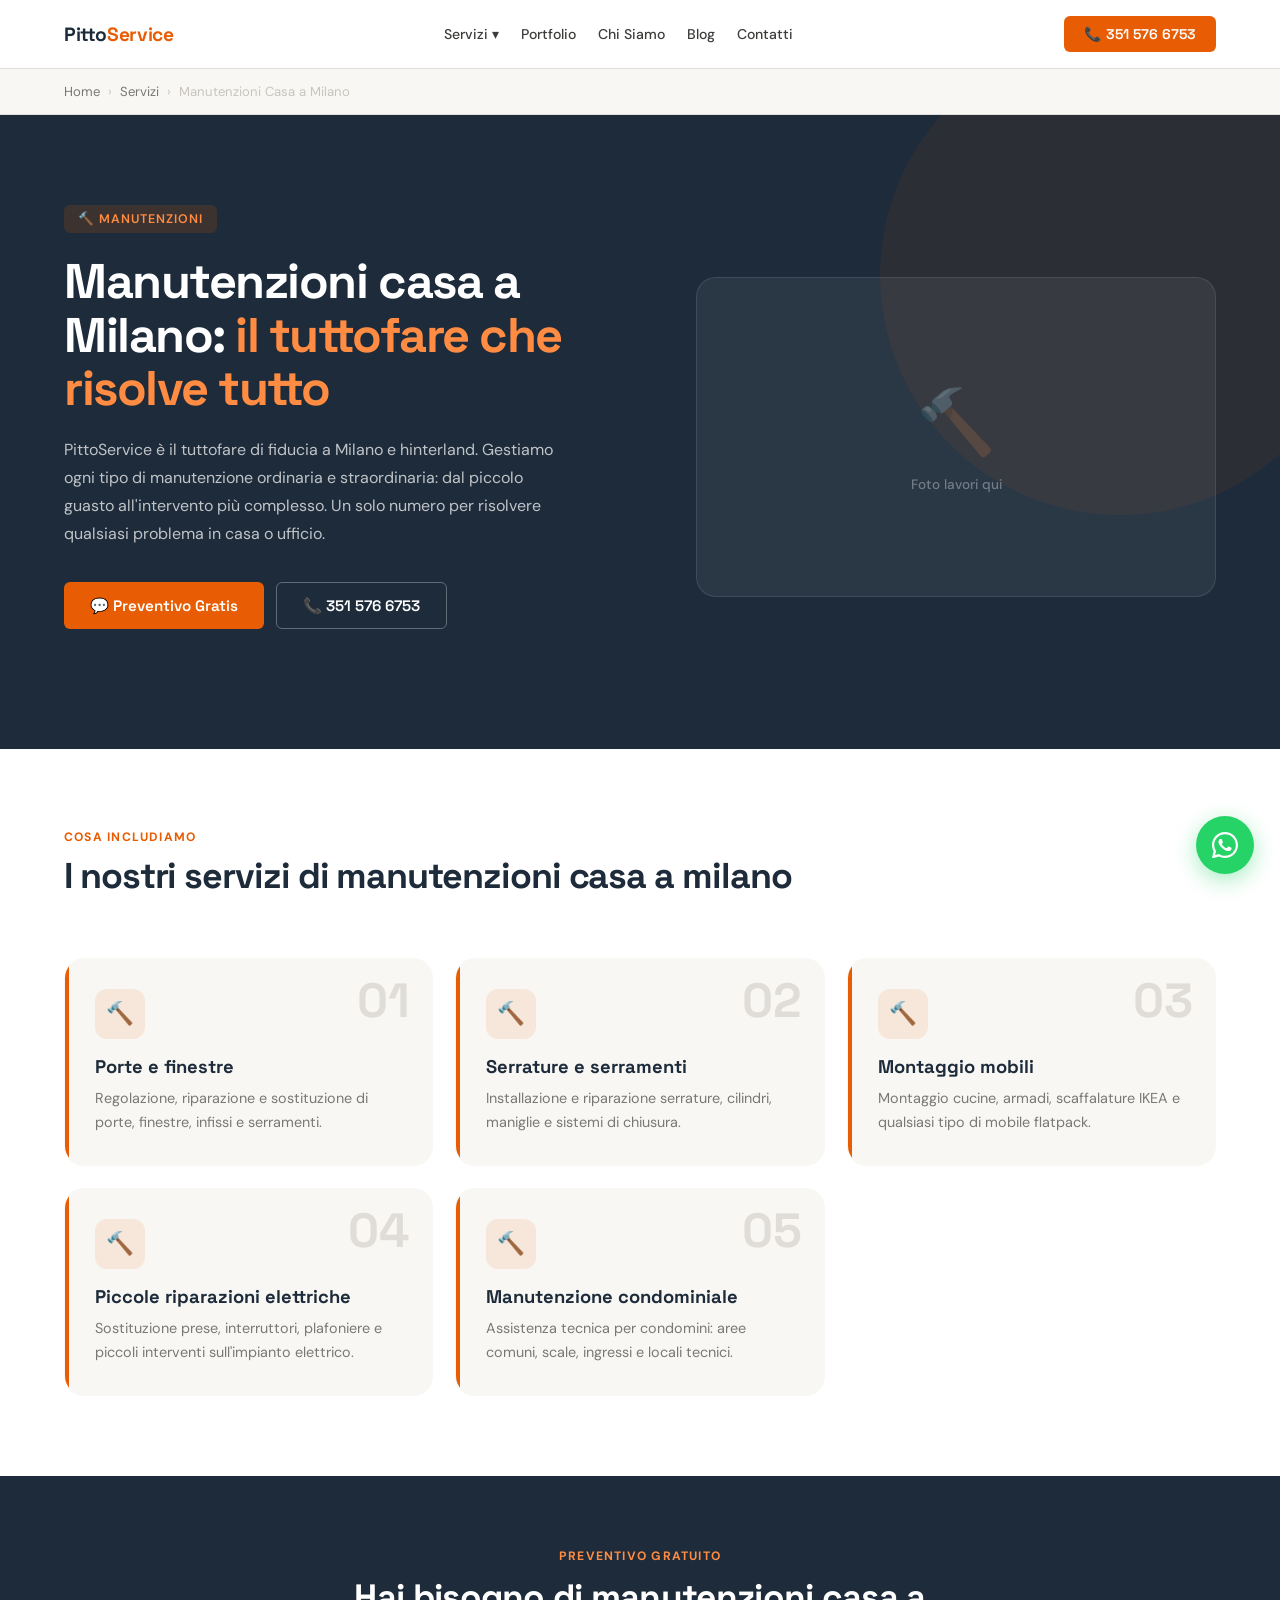
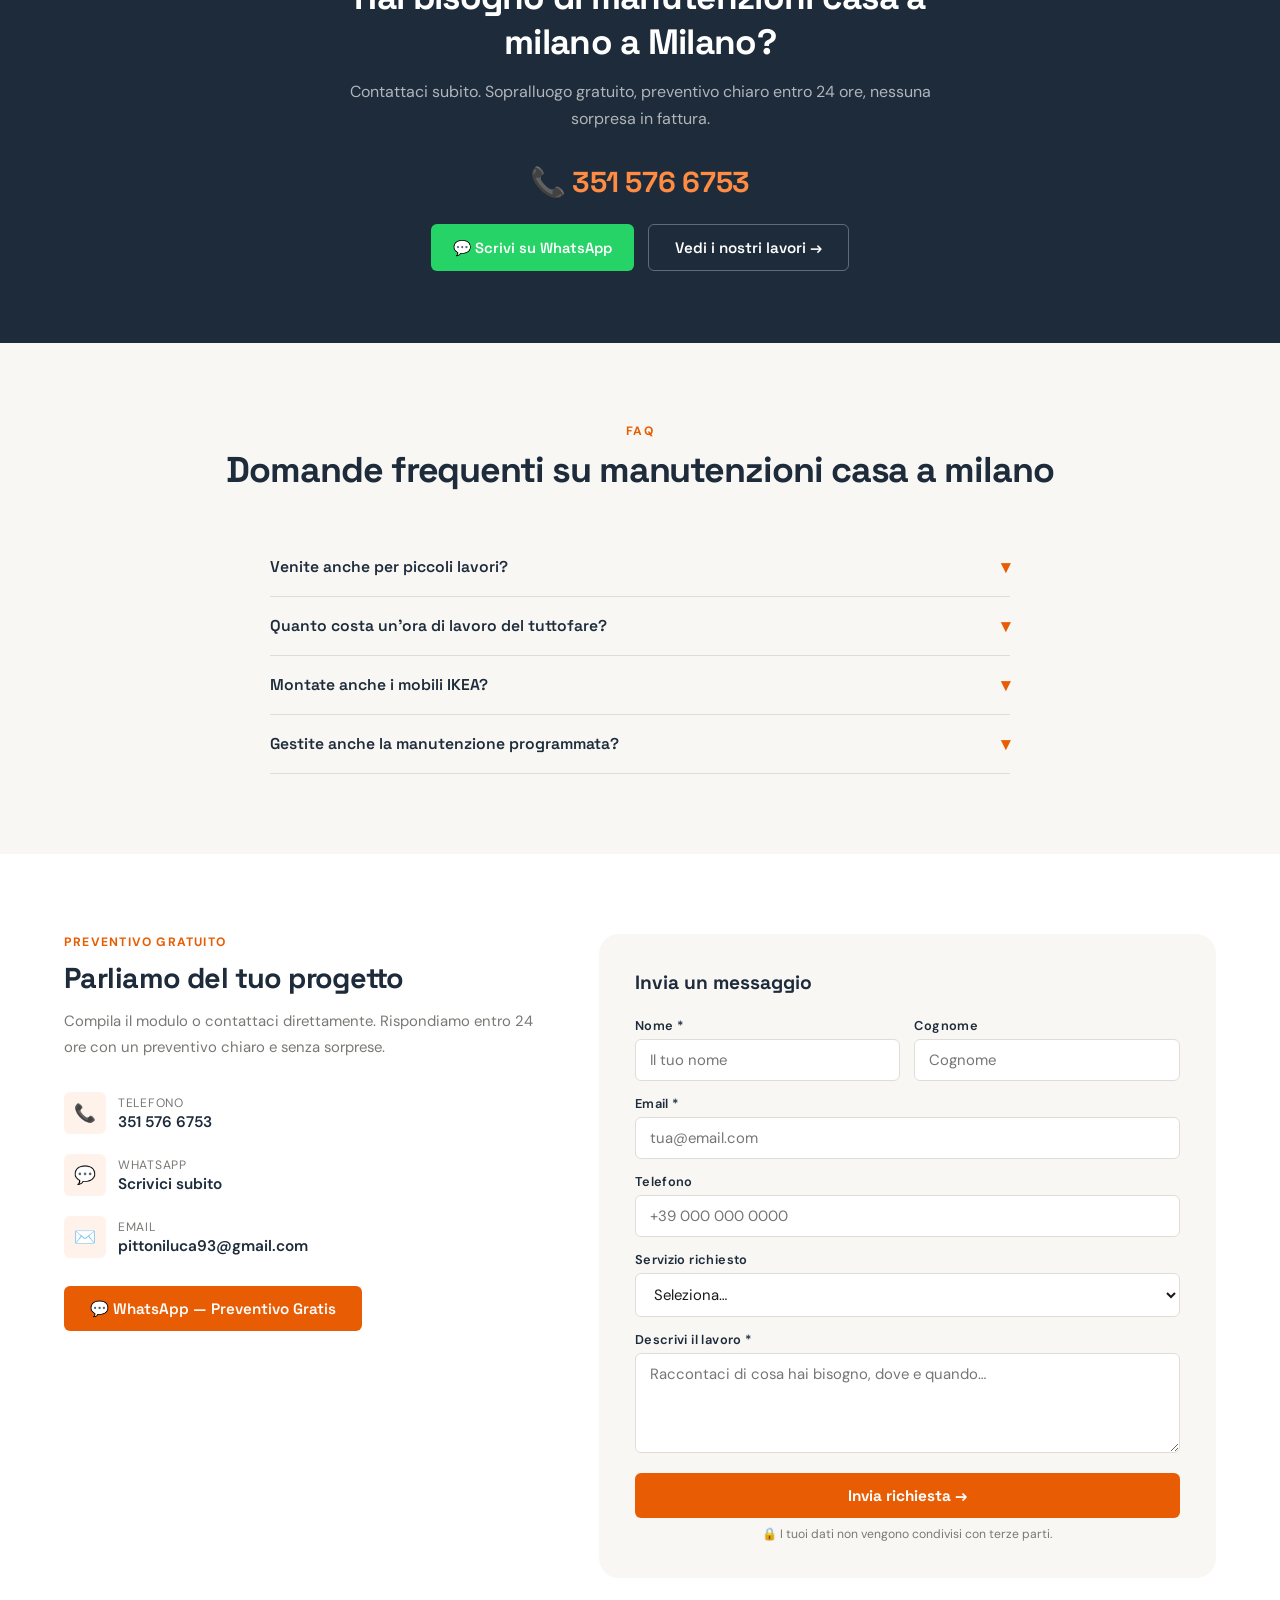
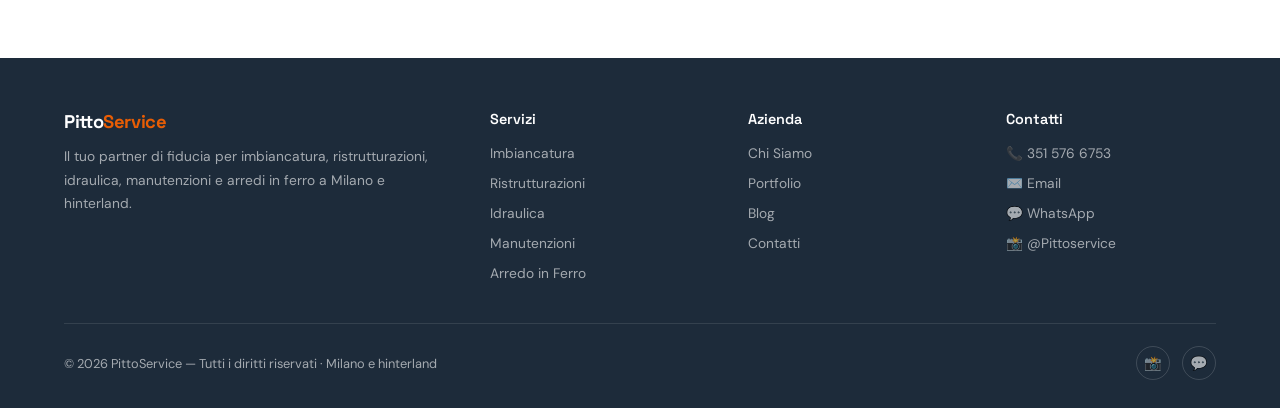
<file: servizi/manutenzioni.html>
<!DOCTYPE html>
<html lang="it">
<head>
<meta charset="UTF-8">
<meta name="viewport" content="width=device-width,initial-scale=1.0">
<meta name="robots" content="index,follow">
<title>Manutenzioni Casa a Milano | Tuttofare Professionale – PittoService</title>
<meta name="description" content="Manutenzioni casa a Milano: riparazioni porte, finestre, serrature, piccoli guasti. Il tuttofare professionale. Preventivo gratuito, chiama 351 576 6753.">
<link rel="canonical" href="https://www.pittoservice.it/servizi/manutenzioni.html">
<meta property="og:title" content="Manutenzioni Casa a Milano | Tuttofare Professionale – PittoService">
<meta property="og:description" content="Manutenzioni casa a Milano: riparazioni porte, finestre, serrature, piccoli guasti. Il tuttofare professionale. Preventivo gratuito, chiama 351 576 6753.">
<meta property="og:type" content="website">
<meta property="og:locale" content="it_IT">
<script type="application/ld+json">{"@context":"https://schema.org","@type":"HomeAndConstructionBusiness","name":"PittoService","telephone":"+393515766753","email":"pittoniluca93@gmail.com","url":"https://www.pittoservice.it","address":{"@type":"PostalAddress","addressLocality":"Milano","addressRegion":"MI","addressCountry":"IT"},"areaServed":"Milano e hinterland","priceRange":"€€", "hasOfferCatalog":{"@type":"OfferCatalog","name":"Manutenzioni Casa a Milano"}}</script><script type="application/ld+json">{"@context":"https://schema.org","@type":"FAQPage","mainEntity":[{"@type":"Question","name":"Venite anche per piccoli lavori?","acceptedAnswer":{"@type":"Answer","text":"Assolutamente sì. Nessun lavoro è troppo piccolo per noi. Siamo il tuttofare che risolve ogni problema, anche quello che sembra banale."}},{"@type":"Question","name":"Quanto costa un'ora di lavoro del tuttofare?","acceptedAnswer":{"@type":"Answer","text":"La tariffa oraria dipende dal tipo di intervento. Offriamo sempre un preventivo gratuito prima di iniziare qualsiasi lavoro."}},{"@type":"Question","name":"Montate anche i mobili IKEA?","acceptedAnswer":{"@type":"Answer","text":"Sì, montiamo cucine, armadi, librerie e qualsiasi mobile flatpack. Veloci, precisi e senza danni alle pareti."}},{"@type":"Question","name":"Gestite anche la manutenzione programmata?","acceptedAnswer":{"@type":"Answer","text":"Sì, possiamo definire un piano di manutenzione periodica per la tua abitazione o ufficio. Contattaci per un preventivo personalizzato."}}]}</script><script type="application/ld+json">{"@context":"https://schema.org","@type":"BreadcrumbList","itemListElement":[{"@type":"ListItem","position":1,"name":"Home","item":"https://www.pittoservice.it/"},{"@type":"ListItem","position":2,"name":"Servizi","item":"https://www.pittoservice.it/servizi/"},{"@type":"ListItem","position":3,"name":"Manutenzioni Casa a Milano","item":"https://www.pittoservice.it/servizi/manutenzioni.html"}]}</script>
<link rel="preconnect" href="https://fonts.googleapis.com"><link rel="preconnect" href="https://fonts.gstatic.com" crossorigin><link href="https://fonts.googleapis.com/css2?family=Space+Grotesk:wght@400;500;600;700&family=DM+Sans:opsz,wght@9..40,400;9..40,500&display=swap" rel="stylesheet">
<link rel="stylesheet" href="../css/style.css">
</head>
<body><div class="mobile-nav" id="mobileNav"><button class="mobile-nav-close" onclick="toggleMobileNav()" aria-label="Chiudi">✕</button><a href="../index.html">Home</a><div class="mobile-nav-sub"><a href="../servizi/imbiancatura.html">Imbiancatura</a><a href="../servizi/ristrutturazioni.html">Ristrutturazioni</a><a href="../servizi/idraulica.html">Idraulica</a><a href="../servizi/manutenzioni.html">Manutenzioni</a><a href="../servizi/arredo-ferro.html">Arredo Ferro</a></div><a href="../portfolio.html">Portfolio</a><a href="../chi-siamo.html">Chi Siamo</a><a href="../blog/index.html">Blog</a><a href="../index.html#contatti">Contatti</a></div><nav class="nav"><div class="nav-inner"><a href="../index.html" class="nav-logo">Pitto<span>Service</span></a><div class="nav-links"><div class="nav-dropdown"><a href="#">Servizi ▾</a><div class="nav-dropdown-menu"><a href="../servizi/imbiancatura.html">🎨 Imbiancatura</a><a href="../servizi/ristrutturazioni.html">🏗️ Ristrutturazioni</a><a href="../servizi/idraulica.html">💧 Idraulica</a><a href="../servizi/manutenzioni.html">🔨 Manutenzioni</a><a href="../servizi/arredo-ferro.html">⚙️ Arredo in Ferro</a></div></div><a href="../portfolio.html">Portfolio</a><a href="../chi-siamo.html">Chi Siamo</a><a href="../blog/index.html">Blog</a><a href="../index.html#contatti">Contatti</a></div><a href="tel:+393515766753" class="nav-cta">📞 351 576 6753</a><button class="nav-toggle" onclick="toggleMobileNav()" aria-label="Menu"><svg width="22" height="22" viewBox="0 0 24 24" fill="none" stroke="currentColor" stroke-width="2"><line x1="3" y1="6" x2="21" y2="6"/><line x1="3" y1="12" x2="21" y2="12"/><line x1="3" y1="18" x2="21" y2="18"/></svg></button></div></nav>
<main id="main-content">
<nav class="breadcrumb" aria-label="Percorso"><div class="breadcrumb-inner"><a href="../index.html">Home</a><span>›</span><a href="#">Servizi</a><span>›</span><span>Manutenzioni Casa a Milano</span></div></nav>

<header class="hero">
<div class="hero-inner">
<div>
<div class="hero-eyebrow">🔨 Manutenzioni</div>
<h1>Manutenzioni casa a Milano: <em>il tuttofare che risolve tutto</em></h1>
<p class="hero-sub">PittoService è il tuttofare di fiducia a Milano e hinterland. Gestiamo ogni tipo di manutenzione ordinaria e straordinaria: dal piccolo guasto all'intervento più complesso. Un solo numero per risolvere qualsiasi problema in casa o ufficio.</p>
<div class="hero-btns">
<a href="https://api.whatsapp.com/send?phone=393515766753&text=Ciao!%20Vorrei%20un%20preventivo%20per%20manutenzioni." class="btn-primary" target="_blank" rel="noopener">💬 Preventivo Gratis</a>
<a href="tel:+393515766753" class="btn-ghost">📞 351 576 6753</a>
</div>
</div>
<div class="hero-visual" aria-hidden="true"><div class="hero-visual-placeholder">🔨</div><div class="hero-visual-label">Foto lavori qui</div></div>
</div>
</header>

<section class="section">
<div class="section-inner">
<div class="section-head"><div><div class="section-tag">Cosa Includiamo</div><h2 class="section-title">I nostri servizi di manutenzioni casa a milano</h2></div></div>
<div class="services-grid">
<article class="service-card"><div class="service-num" aria-hidden="true">01</div><div class="service-icon-wrap">🔨</div><h3>Porte e finestre</h3><p>Regolazione, riparazione e sostituzione di porte, finestre, infissi e serramenti.</p></article>
<article class="service-card"><div class="service-num" aria-hidden="true">02</div><div class="service-icon-wrap">🔨</div><h3>Serrature e serramenti</h3><p>Installazione e riparazione serrature, cilindri, maniglie e sistemi di chiusura.</p></article>
<article class="service-card"><div class="service-num" aria-hidden="true">03</div><div class="service-icon-wrap">🔨</div><h3>Montaggio mobili</h3><p>Montaggio cucine, armadi, scaffalature IKEA e qualsiasi tipo di mobile flatpack.</p></article>
<article class="service-card"><div class="service-num" aria-hidden="true">04</div><div class="service-icon-wrap">🔨</div><h3>Piccole riparazioni elettriche</h3><p>Sostituzione prese, interruttori, plafoniere e piccoli interventi sull'impianto elettrico.</p></article>
<article class="service-card"><div class="service-num" aria-hidden="true">05</div><div class="service-icon-wrap">🔨</div><h3>Manutenzione condominiale</h3><p>Assistenza tecnica per condomini: aree comuni, scale, ingressi e locali tecnici.</p></article>
</div></div></section>

<section class="cta-banner">
<div class="cta-banner-inner">
<div class="section-tag" style="color:var(--orange-light)">Preventivo Gratuito</div>
<h2>Hai bisogno di manutenzioni casa a milano a Milano?</h2>
<p>Contattaci subito. Sopralluogo gratuito, preventivo chiaro entro 24 ore, nessuna sorpresa in fattura.</p>
<a href="tel:+393515766753" class="phone-big">📞 351 576 6753</a>
<div class="cta-banner-btns">
<a href="https://api.whatsapp.com/send?phone=393515766753" class="wa-btn" target="_blank" rel="noopener">💬 Scrivi su WhatsApp</a>
<a href="../portfolio.html" class="btn-outline" style="color:#fff;border-color:rgba(255,255,255,.3)">Vedi i nostri lavori →</a>
</div>
</div>
</section>

<section class="section section-alt" id="faq">
<div class="section-inner">
<div style="text-align:center"><div class="section-tag">FAQ</div><h2 class="section-title">Domande frequenti su manutenzioni casa a milano</h2></div>
<div class="faq-list">
<div class="faq-item"><button class="faq-question" onclick="toggleFaq(this)" aria-expanded="false"><span>Venite anche per piccoli lavori?</span><span class="faq-arrow">▾</span></button><div class="faq-answer"><p>Assolutamente sì. Nessun lavoro è troppo piccolo per noi. Siamo il tuttofare che risolve ogni problema, anche quello che sembra banale.</p></div></div>
<div class="faq-item"><button class="faq-question" onclick="toggleFaq(this)" aria-expanded="false"><span>Quanto costa un'ora di lavoro del tuttofare?</span><span class="faq-arrow">▾</span></button><div class="faq-answer"><p>La tariffa oraria dipende dal tipo di intervento. Offriamo sempre un preventivo gratuito prima di iniziare qualsiasi lavoro.</p></div></div>
<div class="faq-item"><button class="faq-question" onclick="toggleFaq(this)" aria-expanded="false"><span>Montate anche i mobili IKEA?</span><span class="faq-arrow">▾</span></button><div class="faq-answer"><p>Sì, montiamo cucine, armadi, librerie e qualsiasi mobile flatpack. Veloci, precisi e senza danni alle pareti.</p></div></div>
<div class="faq-item"><button class="faq-question" onclick="toggleFaq(this)" aria-expanded="false"><span>Gestite anche la manutenzione programmata?</span><span class="faq-arrow">▾</span></button><div class="faq-answer"><p>Sì, possiamo definire un piano di manutenzione periodica per la tua abitazione o ufficio. Contattaci per un preventivo personalizzato.</p></div></div>
</div></div></section>
</main>
<section class="section" id="contatti"><div class="section-inner"><div class="contact-section-inner"><div class="contact-info"><div class="section-tag">Preventivo Gratuito</div><h2>Parliamo del tuo progetto</h2><p>Compila il modulo o contattaci direttamente. Rispondiamo entro 24 ore con un preventivo chiaro e senza sorprese.</p><div class="contact-items"><div class="contact-item"><div class="contact-icon">📞</div><div><div class="contact-item-label">Telefono</div><a href="tel:+393515766753" class="contact-item-val">351 576 6753</a></div></div><div class="contact-item"><div class="contact-icon">💬</div><div><div class="contact-item-label">WhatsApp</div><a href="https://api.whatsapp.com/send?phone=393515766753" class="contact-item-val" target="_blank">Scrivici subito</a></div></div><div class="contact-item"><div class="contact-icon">✉️</div><div><div class="contact-item-label">Email</div><a href="mailto:pittoniluca93@gmail.com" class="contact-item-val">pittoniluca93@gmail.com</a></div></div></div><a href="https://api.whatsapp.com/send?phone=393515766753&text=Ciao!%20Vorrei%20un%20preventivo." class="btn-primary" target="_blank" rel="noopener" style="width:fit-content">💬 WhatsApp — Preventivo Gratis</a></div><div class="contact-form-wrap"><h3>Invia un messaggio</h3><form action="mailto:pittoniluca93@gmail.com" method="POST" enctype="text/plain"><div class="form-row"><div class="form-group"><label>Nome *</label><input type="text" name="nome" placeholder="Il tuo nome" required></div><div class="form-group"><label>Cognome</label><input type="text" name="cognome" placeholder="Cognome"></div></div><div class="form-group"><label>Email *</label><input type="email" name="email" placeholder="tua@email.com" required></div><div class="form-group"><label>Telefono</label><input type="tel" name="telefono" placeholder="+39 000 000 0000"></div><div class="form-group"><label>Servizio richiesto</label><select name="servizio"><option value="">Seleziona…</option><option>Imbiancatura</option><option>Piccola ristrutturazione</option><option>Idraulica</option><option>Manutenzione varia</option><option>Arredo in ferro su misura</option><option>Altro</option></select></div><div class="form-group"><label>Descrivi il lavoro *</label><textarea name="messaggio" placeholder="Raccontaci di cosa hai bisogno, dove e quando…" required></textarea></div><button type="submit" class="form-submit">Invia richiesta →</button><p class="form-note">🔒 I tuoi dati non vengono condivisi con terze parti.</p></form></div></div></div></section><footer><div class="footer-inner"><div class="footer-top"><div class="footer-brand"><a href="../index.html" class="footer-logo">Pitto<span>Service</span></a><p>Il tuo partner di fiducia per imbiancatura, ristrutturazioni, idraulica, manutenzioni e arredi in ferro a Milano e hinterland.</p></div><div class="footer-col"><h4>Servizi</h4><ul><li><a href="../servizi/imbiancatura.html">Imbiancatura</a></li><li><a href="../servizi/ristrutturazioni.html">Ristrutturazioni</a></li><li><a href="../servizi/idraulica.html">Idraulica</a></li><li><a href="../servizi/manutenzioni.html">Manutenzioni</a></li><li><a href="../servizi/arredo-ferro.html">Arredo in Ferro</a></li></ul></div><div class="footer-col"><h4>Azienda</h4><ul><li><a href="../chi-siamo.html">Chi Siamo</a></li><li><a href="../portfolio.html">Portfolio</a></li><li><a href="../blog/index.html">Blog</a></li><li><a href="../index.html#contatti">Contatti</a></li></ul></div><div class="footer-col"><h4>Contatti</h4><ul><li><a href="tel:+393515766753">📞 351 576 6753</a></li><li><a href="mailto:pittoniluca93@gmail.com">✉️ Email</a></li><li><a href="https://api.whatsapp.com/send?phone=393515766753" target="_blank" rel="noopener">💬 WhatsApp</a></li><li><a href="https://instagram.com/Pittoservice" target="_blank" rel="noopener">📸 @Pittoservice</a></li></ul></div></div><div class="footer-bottom"><span>© 2026 PittoService — Tutti i diritti riservati · Milano e hinterland</span><div class="footer-social"><a href="https://instagram.com/Pittoservice" target="_blank" rel="noopener" aria-label="Instagram">📸</a><a href="https://api.whatsapp.com/send?phone=393515766753" target="_blank" rel="noopener" aria-label="WhatsApp">💬</a></div></div></div></footer><a href="https://api.whatsapp.com/send?phone=393515766753&text=Ciao!%20Vorrei%20un%20preventivo%20gratuito." class="wa-float" aria-label="WhatsApp" target="_blank" rel="noopener"><span class="wa-float-tip">Preventivo gratis</span><svg width="26" height="26" viewBox="0 0 24 24" fill="currentColor"><path d="M17.472 14.382c-.297-.149-1.758-.867-2.03-.967-.273-.099-.471-.148-.67.15-.197.297-.767.966-.94 1.164-.173.199-.347.223-.644.075-.297-.15-1.255-.463-2.39-1.475-.883-.788-1.48-1.761-1.653-2.059-.173-.297-.018-.458.13-.606.134-.133.298-.347.446-.52.149-.174.198-.298.298-.497.099-.198.05-.371-.025-.52-.075-.149-.669-1.612-.916-2.207-.242-.579-.487-.5-.669-.51-.173-.008-.371-.01-.57-.01-.198 0-.52.074-.792.372-.272.297-1.04 1.016-1.04 2.479 0 1.462 1.065 2.875 1.213 3.074.149.198 2.096 3.2 5.077 4.487.709.306 1.262.489 1.694.625.712.227 1.36.195 1.871.118.571-.085 1.758-.719 2.006-1.413.248-.694.248-1.289.173-1.413-.074-.124-.272-.198-.57-.347z"/><path d="M12 0C5.373 0 0 5.373 0 12c0 2.132.557 4.133 1.528 5.873L.057 23.57a.5.5 0 0 0 .614.614l5.7-1.47A11.935 11.935 0 0 0 12 24c6.627 0 12-5.373 12-12S18.627 0 12 0zm0 22c-1.901 0-3.68-.54-5.191-1.471l-.371-.221-3.584.924.944-3.58-.239-.381A9.96 9.96 0 0 1 2 12C2 6.477 6.477 2 12 2s10 4.477 10 10-4.477 10-10 10z"/></svg></a><script src="../js/main.js"></script></body></html>
</file>
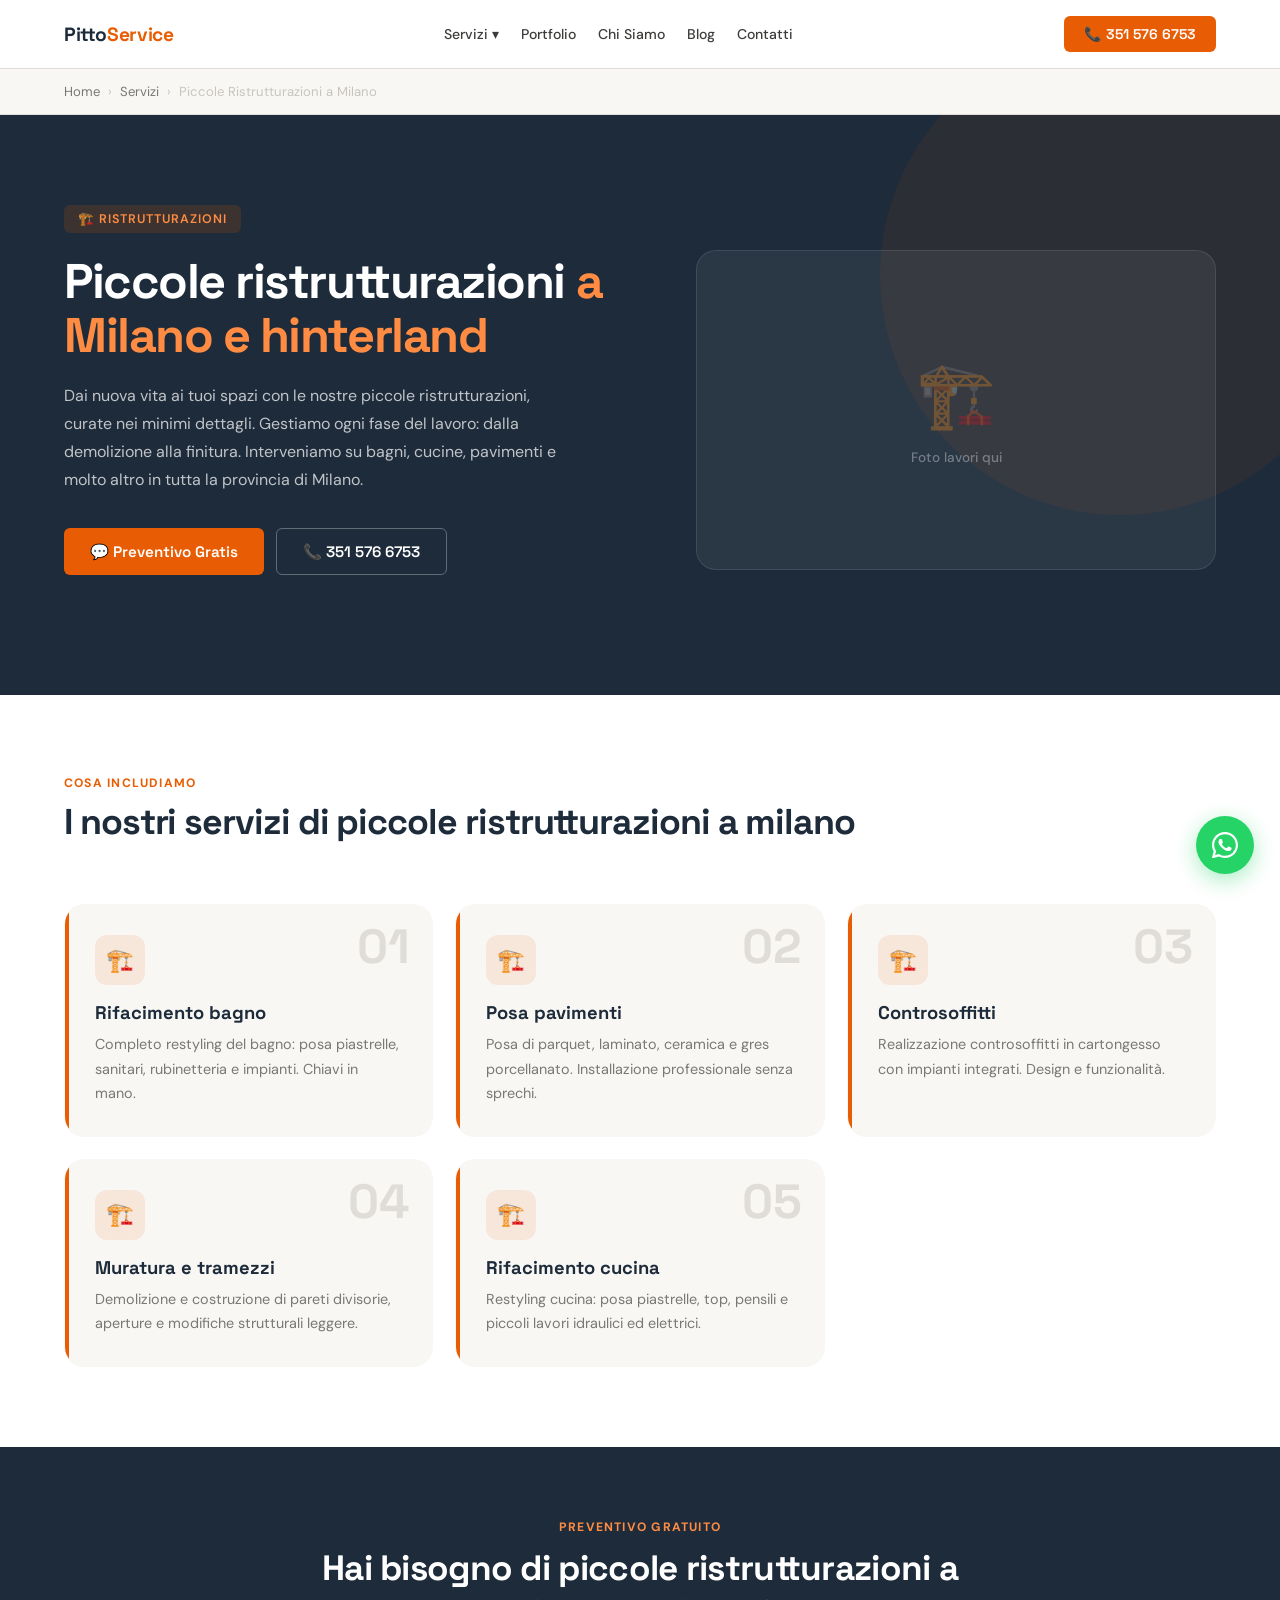
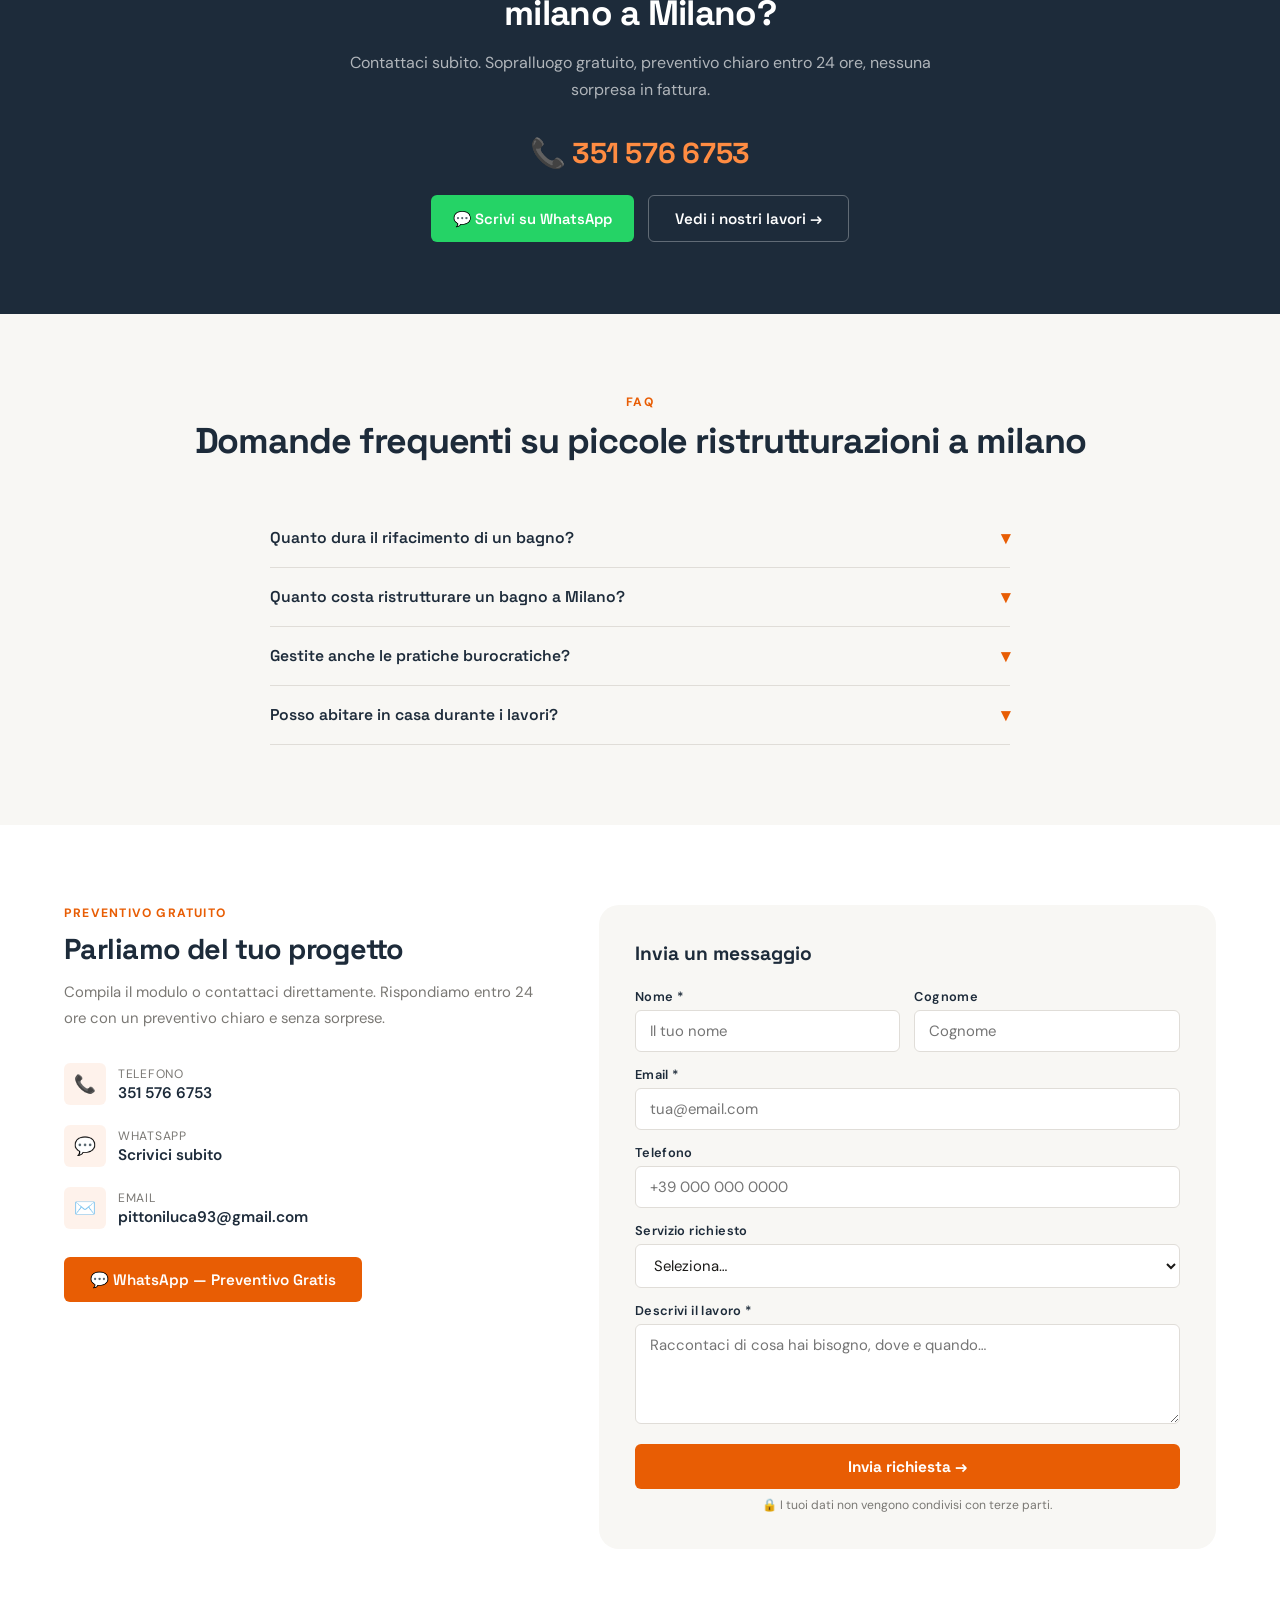
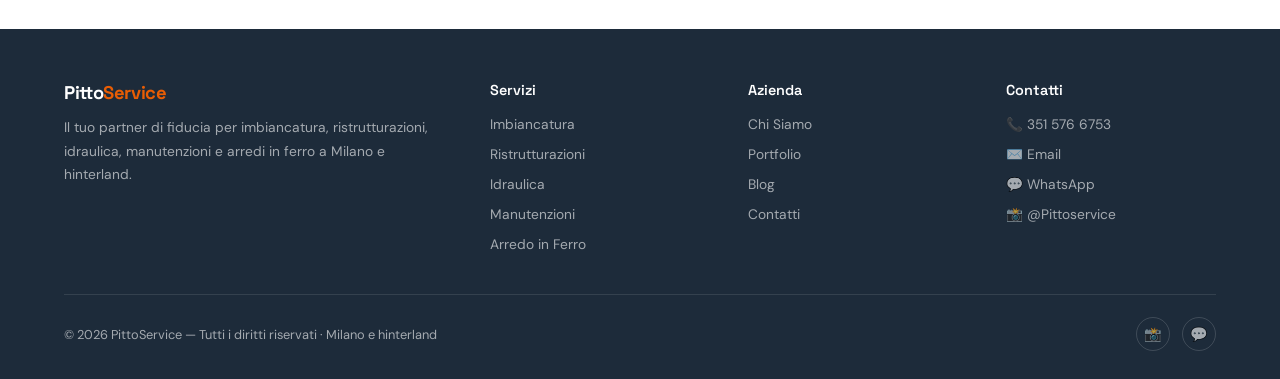
<file: servizi/ristrutturazioni.html>
<!DOCTYPE html>
<html lang="it">
<head>
<meta charset="UTF-8">
<meta name="viewport" content="width=device-width,initial-scale=1.0">
<meta name="robots" content="index,follow">
<title>Piccole Ristrutturazioni a Milano | Bagni, Pavimenti, Muratura – PittoService</title>
<meta name="description" content="Piccole ristrutturazioni a Milano: bagni, pavimenti, controsoffitti, muratura. Professionalità e preventivo gratuito. Chiama PittoService: 351 576 6753.">
<link rel="canonical" href="https://www.pittoservice.it/servizi/ristrutturazioni.html">
<meta property="og:title" content="Piccole Ristrutturazioni a Milano | Bagni, Pavimenti, Muratura – PittoService">
<meta property="og:description" content="Piccole ristrutturazioni a Milano: bagni, pavimenti, controsoffitti, muratura. Professionalità e preventivo gratuito. Chiama PittoService: 351 576 6753.">
<meta property="og:type" content="website">
<meta property="og:locale" content="it_IT">
<script type="application/ld+json">{"@context":"https://schema.org","@type":"HomeAndConstructionBusiness","name":"PittoService","telephone":"+393515766753","email":"pittoniluca93@gmail.com","url":"https://www.pittoservice.it","address":{"@type":"PostalAddress","addressLocality":"Milano","addressRegion":"MI","addressCountry":"IT"},"areaServed":"Milano e hinterland","priceRange":"€€", "hasOfferCatalog":{"@type":"OfferCatalog","name":"Piccole Ristrutturazioni a Milano"}}</script><script type="application/ld+json">{"@context":"https://schema.org","@type":"FAQPage","mainEntity":[{"@type":"Question","name":"Quanto dura il rifacimento di un bagno?","acceptedAnswer":{"@type":"Answer","text":"Un bagno standard (4-5 mq) richiede generalmente 7-10 giorni lavorativi, demolizione inclusa."}},{"@type":"Question","name":"Quanto costa ristrutturare un bagno a Milano?","acceptedAnswer":{"@type":"Answer","text":"Il costo medio per un bagno di 4 mq parte da 3.000-4.000€ chiavi in mano, materiali inclusi. Offriamo preventivo gratuito."}},{"@type":"Question","name":"Gestite anche le pratiche burocratiche?","acceptedAnswer":{"@type":"Answer","text":"Per i piccoli lavori non sono richieste pratiche particolari. Per lavori che richiedono SCIA o permessi ti supportiamo nell'iter."}},{"@type":"Question","name":"Posso abitare in casa durante i lavori?","acceptedAnswer":{"@type":"Answer","text":"Per ristrutturazioni parziali (es. un solo bagno) è possibile rimanere in casa. Ti forniamo una stima precisa dei disagi."}}]}</script><script type="application/ld+json">{"@context":"https://schema.org","@type":"BreadcrumbList","itemListElement":[{"@type":"ListItem","position":1,"name":"Home","item":"https://www.pittoservice.it/"},{"@type":"ListItem","position":2,"name":"Servizi","item":"https://www.pittoservice.it/servizi/"},{"@type":"ListItem","position":3,"name":"Piccole Ristrutturazioni a Milano","item":"https://www.pittoservice.it/servizi/ristrutturazioni.html"}]}</script>
<link rel="preconnect" href="https://fonts.googleapis.com"><link rel="preconnect" href="https://fonts.gstatic.com" crossorigin><link href="https://fonts.googleapis.com/css2?family=Space+Grotesk:wght@400;500;600;700&family=DM+Sans:opsz,wght@9..40,400;9..40,500&display=swap" rel="stylesheet">
<link rel="stylesheet" href="../css/style.css">
</head>
<body><div class="mobile-nav" id="mobileNav"><button class="mobile-nav-close" onclick="toggleMobileNav()" aria-label="Chiudi">✕</button><a href="../index.html">Home</a><div class="mobile-nav-sub"><a href="../servizi/imbiancatura.html">Imbiancatura</a><a href="../servizi/ristrutturazioni.html">Ristrutturazioni</a><a href="../servizi/idraulica.html">Idraulica</a><a href="../servizi/manutenzioni.html">Manutenzioni</a><a href="../servizi/arredo-ferro.html">Arredo Ferro</a></div><a href="../portfolio.html">Portfolio</a><a href="../chi-siamo.html">Chi Siamo</a><a href="../blog/index.html">Blog</a><a href="../index.html#contatti">Contatti</a></div><nav class="nav"><div class="nav-inner"><a href="../index.html" class="nav-logo">Pitto<span>Service</span></a><div class="nav-links"><div class="nav-dropdown"><a href="#">Servizi ▾</a><div class="nav-dropdown-menu"><a href="../servizi/imbiancatura.html">🎨 Imbiancatura</a><a href="../servizi/ristrutturazioni.html">🏗️ Ristrutturazioni</a><a href="../servizi/idraulica.html">💧 Idraulica</a><a href="../servizi/manutenzioni.html">🔨 Manutenzioni</a><a href="../servizi/arredo-ferro.html">⚙️ Arredo in Ferro</a></div></div><a href="../portfolio.html">Portfolio</a><a href="../chi-siamo.html">Chi Siamo</a><a href="../blog/index.html">Blog</a><a href="../index.html#contatti">Contatti</a></div><a href="tel:+393515766753" class="nav-cta">📞 351 576 6753</a><button class="nav-toggle" onclick="toggleMobileNav()" aria-label="Menu"><svg width="22" height="22" viewBox="0 0 24 24" fill="none" stroke="currentColor" stroke-width="2"><line x1="3" y1="6" x2="21" y2="6"/><line x1="3" y1="12" x2="21" y2="12"/><line x1="3" y1="18" x2="21" y2="18"/></svg></button></div></nav>
<main id="main-content">
<nav class="breadcrumb" aria-label="Percorso"><div class="breadcrumb-inner"><a href="../index.html">Home</a><span>›</span><a href="#">Servizi</a><span>›</span><span>Piccole Ristrutturazioni a Milano</span></div></nav>

<header class="hero">
<div class="hero-inner">
<div>
<div class="hero-eyebrow">🏗️ Ristrutturazioni</div>
<h1>Piccole ristrutturazioni <em>a Milano e hinterland</em></h1>
<p class="hero-sub">Dai nuova vita ai tuoi spazi con le nostre piccole ristrutturazioni, curate nei minimi dettagli. Gestiamo ogni fase del lavoro: dalla demolizione alla finitura. Interveniamo su bagni, cucine, pavimenti e molto altro in tutta la provincia di Milano.</p>
<div class="hero-btns">
<a href="https://api.whatsapp.com/send?phone=393515766753&text=Ciao!%20Vorrei%20un%20preventivo%20per%20ristrutturazioni." class="btn-primary" target="_blank" rel="noopener">💬 Preventivo Gratis</a>
<a href="tel:+393515766753" class="btn-ghost">📞 351 576 6753</a>
</div>
</div>
<div class="hero-visual" aria-hidden="true"><div class="hero-visual-placeholder">🏗️</div><div class="hero-visual-label">Foto lavori qui</div></div>
</div>
</header>

<section class="section">
<div class="section-inner">
<div class="section-head"><div><div class="section-tag">Cosa Includiamo</div><h2 class="section-title">I nostri servizi di piccole ristrutturazioni a milano</h2></div></div>
<div class="services-grid">
<article class="service-card"><div class="service-num" aria-hidden="true">01</div><div class="service-icon-wrap">🏗️</div><h3>Rifacimento bagno</h3><p>Completo restyling del bagno: posa piastrelle, sanitari, rubinetteria e impianti. Chiavi in mano.</p></article>
<article class="service-card"><div class="service-num" aria-hidden="true">02</div><div class="service-icon-wrap">🏗️</div><h3>Posa pavimenti</h3><p>Posa di parquet, laminato, ceramica e gres porcellanato. Installazione professionale senza sprechi.</p></article>
<article class="service-card"><div class="service-num" aria-hidden="true">03</div><div class="service-icon-wrap">🏗️</div><h3>Controsoffitti</h3><p>Realizzazione controsoffitti in cartongesso con impianti integrati. Design e funzionalità.</p></article>
<article class="service-card"><div class="service-num" aria-hidden="true">04</div><div class="service-icon-wrap">🏗️</div><h3>Muratura e tramezzi</h3><p>Demolizione e costruzione di pareti divisorie, aperture e modifiche strutturali leggere.</p></article>
<article class="service-card"><div class="service-num" aria-hidden="true">05</div><div class="service-icon-wrap">🏗️</div><h3>Rifacimento cucina</h3><p>Restyling cucina: posa piastrelle, top, pensili e piccoli lavori idraulici ed elettrici.</p></article>
</div></div></section>

<section class="cta-banner">
<div class="cta-banner-inner">
<div class="section-tag" style="color:var(--orange-light)">Preventivo Gratuito</div>
<h2>Hai bisogno di piccole ristrutturazioni a milano a Milano?</h2>
<p>Contattaci subito. Sopralluogo gratuito, preventivo chiaro entro 24 ore, nessuna sorpresa in fattura.</p>
<a href="tel:+393515766753" class="phone-big">📞 351 576 6753</a>
<div class="cta-banner-btns">
<a href="https://api.whatsapp.com/send?phone=393515766753" class="wa-btn" target="_blank" rel="noopener">💬 Scrivi su WhatsApp</a>
<a href="../portfolio.html" class="btn-outline" style="color:#fff;border-color:rgba(255,255,255,.3)">Vedi i nostri lavori →</a>
</div>
</div>
</section>

<section class="section section-alt" id="faq">
<div class="section-inner">
<div style="text-align:center"><div class="section-tag">FAQ</div><h2 class="section-title">Domande frequenti su piccole ristrutturazioni a milano</h2></div>
<div class="faq-list">
<div class="faq-item"><button class="faq-question" onclick="toggleFaq(this)" aria-expanded="false"><span>Quanto dura il rifacimento di un bagno?</span><span class="faq-arrow">▾</span></button><div class="faq-answer"><p>Un bagno standard (4-5 mq) richiede generalmente 7-10 giorni lavorativi, demolizione inclusa.</p></div></div>
<div class="faq-item"><button class="faq-question" onclick="toggleFaq(this)" aria-expanded="false"><span>Quanto costa ristrutturare un bagno a Milano?</span><span class="faq-arrow">▾</span></button><div class="faq-answer"><p>Il costo medio per un bagno di 4 mq parte da 3.000-4.000€ chiavi in mano, materiali inclusi. Offriamo preventivo gratuito.</p></div></div>
<div class="faq-item"><button class="faq-question" onclick="toggleFaq(this)" aria-expanded="false"><span>Gestite anche le pratiche burocratiche?</span><span class="faq-arrow">▾</span></button><div class="faq-answer"><p>Per i piccoli lavori non sono richieste pratiche particolari. Per lavori che richiedono SCIA o permessi ti supportiamo nell'iter.</p></div></div>
<div class="faq-item"><button class="faq-question" onclick="toggleFaq(this)" aria-expanded="false"><span>Posso abitare in casa durante i lavori?</span><span class="faq-arrow">▾</span></button><div class="faq-answer"><p>Per ristrutturazioni parziali (es. un solo bagno) è possibile rimanere in casa. Ti forniamo una stima precisa dei disagi.</p></div></div>
</div></div></section>
</main>
<section class="section" id="contatti"><div class="section-inner"><div class="contact-section-inner"><div class="contact-info"><div class="section-tag">Preventivo Gratuito</div><h2>Parliamo del tuo progetto</h2><p>Compila il modulo o contattaci direttamente. Rispondiamo entro 24 ore con un preventivo chiaro e senza sorprese.</p><div class="contact-items"><div class="contact-item"><div class="contact-icon">📞</div><div><div class="contact-item-label">Telefono</div><a href="tel:+393515766753" class="contact-item-val">351 576 6753</a></div></div><div class="contact-item"><div class="contact-icon">💬</div><div><div class="contact-item-label">WhatsApp</div><a href="https://api.whatsapp.com/send?phone=393515766753" class="contact-item-val" target="_blank">Scrivici subito</a></div></div><div class="contact-item"><div class="contact-icon">✉️</div><div><div class="contact-item-label">Email</div><a href="mailto:pittoniluca93@gmail.com" class="contact-item-val">pittoniluca93@gmail.com</a></div></div></div><a href="https://api.whatsapp.com/send?phone=393515766753&text=Ciao!%20Vorrei%20un%20preventivo." class="btn-primary" target="_blank" rel="noopener" style="width:fit-content">💬 WhatsApp — Preventivo Gratis</a></div><div class="contact-form-wrap"><h3>Invia un messaggio</h3><form action="mailto:pittoniluca93@gmail.com" method="POST" enctype="text/plain"><div class="form-row"><div class="form-group"><label>Nome *</label><input type="text" name="nome" placeholder="Il tuo nome" required></div><div class="form-group"><label>Cognome</label><input type="text" name="cognome" placeholder="Cognome"></div></div><div class="form-group"><label>Email *</label><input type="email" name="email" placeholder="tua@email.com" required></div><div class="form-group"><label>Telefono</label><input type="tel" name="telefono" placeholder="+39 000 000 0000"></div><div class="form-group"><label>Servizio richiesto</label><select name="servizio"><option value="">Seleziona…</option><option>Imbiancatura</option><option>Piccola ristrutturazione</option><option>Idraulica</option><option>Manutenzione varia</option><option>Arredo in ferro su misura</option><option>Altro</option></select></div><div class="form-group"><label>Descrivi il lavoro *</label><textarea name="messaggio" placeholder="Raccontaci di cosa hai bisogno, dove e quando…" required></textarea></div><button type="submit" class="form-submit">Invia richiesta →</button><p class="form-note">🔒 I tuoi dati non vengono condivisi con terze parti.</p></form></div></div></div></section><footer><div class="footer-inner"><div class="footer-top"><div class="footer-brand"><a href="../index.html" class="footer-logo">Pitto<span>Service</span></a><p>Il tuo partner di fiducia per imbiancatura, ristrutturazioni, idraulica, manutenzioni e arredi in ferro a Milano e hinterland.</p></div><div class="footer-col"><h4>Servizi</h4><ul><li><a href="../servizi/imbiancatura.html">Imbiancatura</a></li><li><a href="../servizi/ristrutturazioni.html">Ristrutturazioni</a></li><li><a href="../servizi/idraulica.html">Idraulica</a></li><li><a href="../servizi/manutenzioni.html">Manutenzioni</a></li><li><a href="../servizi/arredo-ferro.html">Arredo in Ferro</a></li></ul></div><div class="footer-col"><h4>Azienda</h4><ul><li><a href="../chi-siamo.html">Chi Siamo</a></li><li><a href="../portfolio.html">Portfolio</a></li><li><a href="../blog/index.html">Blog</a></li><li><a href="../index.html#contatti">Contatti</a></li></ul></div><div class="footer-col"><h4>Contatti</h4><ul><li><a href="tel:+393515766753">📞 351 576 6753</a></li><li><a href="mailto:pittoniluca93@gmail.com">✉️ Email</a></li><li><a href="https://api.whatsapp.com/send?phone=393515766753" target="_blank" rel="noopener">💬 WhatsApp</a></li><li><a href="https://instagram.com/Pittoservice" target="_blank" rel="noopener">📸 @Pittoservice</a></li></ul></div></div><div class="footer-bottom"><span>© 2026 PittoService — Tutti i diritti riservati · Milano e hinterland</span><div class="footer-social"><a href="https://instagram.com/Pittoservice" target="_blank" rel="noopener" aria-label="Instagram">📸</a><a href="https://api.whatsapp.com/send?phone=393515766753" target="_blank" rel="noopener" aria-label="WhatsApp">💬</a></div></div></div></footer><a href="https://api.whatsapp.com/send?phone=393515766753&text=Ciao!%20Vorrei%20un%20preventivo%20gratuito." class="wa-float" aria-label="WhatsApp" target="_blank" rel="noopener"><span class="wa-float-tip">Preventivo gratis</span><svg width="26" height="26" viewBox="0 0 24 24" fill="currentColor"><path d="M17.472 14.382c-.297-.149-1.758-.867-2.03-.967-.273-.099-.471-.148-.67.15-.197.297-.767.966-.94 1.164-.173.199-.347.223-.644.075-.297-.15-1.255-.463-2.39-1.475-.883-.788-1.48-1.761-1.653-2.059-.173-.297-.018-.458.13-.606.134-.133.298-.347.446-.52.149-.174.198-.298.298-.497.099-.198.05-.371-.025-.52-.075-.149-.669-1.612-.916-2.207-.242-.579-.487-.5-.669-.51-.173-.008-.371-.01-.57-.01-.198 0-.52.074-.792.372-.272.297-1.04 1.016-1.04 2.479 0 1.462 1.065 2.875 1.213 3.074.149.198 2.096 3.2 5.077 4.487.709.306 1.262.489 1.694.625.712.227 1.36.195 1.871.118.571-.085 1.758-.719 2.006-1.413.248-.694.248-1.289.173-1.413-.074-.124-.272-.198-.57-.347z"/><path d="M12 0C5.373 0 0 5.373 0 12c0 2.132.557 4.133 1.528 5.873L.057 23.57a.5.5 0 0 0 .614.614l5.7-1.47A11.935 11.935 0 0 0 12 24c6.627 0 12-5.373 12-12S18.627 0 12 0zm0 22c-1.901 0-3.68-.54-5.191-1.471l-.371-.221-3.584.924.944-3.58-.239-.381A9.96 9.96 0 0 1 2 12C2 6.477 6.477 2 12 2s10 4.477 10 10-4.477 10-10 10z"/></svg></a><script src="../js/main.js"></script></body></html>
</file>
<file: css/style.css>
*,*::before,*::after{box-sizing:border-box;margin:0;padding:0}
:root{
  --navy:#1D2B3A;
  --navy-dark:#111D28;
  --orange:#E85D04;
  --orange-light:#FF8C42;
  --cream:#F8F7F4;
  --white:#FFFFFF;
  --gray-100:#F2F1EE;
  --gray-200:#E0DDD8;
  --gray-300:#C8C5BF;
  --gray-500:#7A7874;
  --gray-700:#3D3C3A;
  --text:#1A1917;
  --font-display:'Space Grotesk',sans-serif;
  --font-body:'DM Sans',sans-serif;
  --r-sm:6px;
  --r-md:12px;
  --r-lg:20px;
  --max:1180px;
}
html{scroll-behavior:smooth;font-size:16px}
body{font-family:var(--font-body);color:var(--text);background:var(--white);-webkit-font-smoothing:antialiased}
img{max-width:100%;display:block}
a{color:inherit;text-decoration:none}

/* ===== NAV ===== */
.nav{position:sticky;top:0;z-index:100;background:var(--white);border-bottom:1px solid var(--gray-200);padding:0 5vw}
.nav-inner{max-width:var(--max);margin:0 auto;height:68px;display:flex;align-items:center;justify-content:space-between;gap:20px}
.nav-logo{font-family:var(--font-display);font-weight:700;font-size:1.2rem;color:var(--navy);letter-spacing:-0.02em}
.nav-logo span{color:var(--orange)}
.nav-links{display:flex;gap:22px;font-size:.88rem;font-weight:500;color:var(--gray-700);flex-wrap:nowrap}
.nav-links a:hover,.nav-links a.active{color:var(--orange)}
.nav-dropdown{position:relative}
.nav-dropdown-menu{position:absolute;top:calc(100% + 8px);left:0;background:var(--white);border:1px solid var(--gray-200);border-radius:var(--r-md);padding:8px 0;min-width:220px;box-shadow:0 8px 32px rgba(0,0,0,.1);opacity:0;pointer-events:none;transform:translateY(-6px);transition:opacity .2s,transform .2s}
.nav-dropdown:hover .nav-dropdown-menu{opacity:1;pointer-events:all;transform:translateY(0)}
.nav-dropdown-menu a{display:block;padding:9px 18px;font-size:.85rem;color:var(--gray-700);transition:background .15s,color .15s}
.nav-dropdown-menu a:hover{background:var(--cream);color:var(--orange)}
.nav-cta{background:var(--orange);color:var(--white);font-family:var(--font-display);font-weight:600;font-size:.88rem;padding:9px 20px;border-radius:var(--r-sm);white-space:nowrap;transition:background .2s;flex-shrink:0}
.nav-cta:hover{background:#c94e02}
.nav-toggle{display:none;background:none;border:none;cursor:pointer;padding:4px;color:var(--navy)}
.mobile-nav{display:none;position:fixed;inset:0;background:var(--navy);z-index:200;flex-direction:column;align-items:center;justify-content:center;gap:28px}
.mobile-nav.active{display:flex}
.mobile-nav a{font-family:var(--font-display);font-size:1.4rem;font-weight:700;color:var(--white)}
.mobile-nav-sub{display:flex;flex-direction:column;gap:12px;align-items:center}
.mobile-nav-sub a{font-size:1rem;color:rgba(255,255,255,.7)}
.mobile-nav-close{position:absolute;top:24px;right:24px;background:none;border:none;color:var(--white);font-size:1.8rem;cursor:pointer;line-height:1}

/* ===== BREADCRUMB ===== */
.breadcrumb{padding:14px 5vw;background:var(--cream);border-bottom:1px solid var(--gray-200)}
.breadcrumb-inner{max-width:var(--max);margin:0 auto;display:flex;gap:8px;font-size:.82rem;color:var(--gray-500)}
.breadcrumb a{color:var(--gray-500)}
.breadcrumb a:hover{color:var(--orange)}
.breadcrumb span{color:var(--gray-300)}

/* ===== HERO ===== */
.hero{background:var(--navy);color:var(--white);padding:90px 5vw 80px;position:relative;overflow:hidden}
.hero::before{content:'';position:absolute;right:-80px;top:-80px;width:480px;height:480px;border-radius:50%;background:var(--orange);opacity:.07;pointer-events:none}
.hero-inner{max-width:var(--max);margin:0 auto;display:grid;grid-template-columns:1.1fr 1fr;gap:60px;align-items:center}
.hero-eyebrow{display:inline-flex;align-items:center;gap:8px;background:rgba(232,93,4,.15);color:var(--orange-light);font-size:.78rem;font-weight:600;letter-spacing:.08em;text-transform:uppercase;padding:6px 14px;border-radius:var(--r-sm);margin-bottom:22px}
.hero h1{font-family:var(--font-display);font-size:clamp(2rem,3.8vw,3.2rem);font-weight:700;line-height:1.1;letter-spacing:-0.03em;margin-bottom:20px}
.hero h1 em{color:var(--orange-light);font-style:normal}
.hero-sub{font-size:1rem;line-height:1.75;color:rgba(255,255,255,.72);margin-bottom:34px;max-width:500px}
.hero-btns{display:flex;flex-wrap:wrap;gap:12px;margin-bottom:40px}
.hero-stats{display:flex;gap:32px;flex-wrap:wrap}
.hero-stat strong{font-family:var(--font-display);font-size:1.8rem;font-weight:700;color:var(--white);line-height:1;display:block}
.hero-stat span{font-size:.8rem;color:rgba(255,255,255,.5);margin-top:3px;display:block}
.hero-visual{border-radius:var(--r-lg);overflow:hidden;position:relative;min-height:320px;background:rgba(255,255,255,.06);border:1px solid rgba(255,255,255,.1);display:flex;align-items:center;justify-content:center;flex-direction:column;gap:12px}
.hero-visual-placeholder{font-size:4rem;opacity:.3}
.hero-visual-label{font-size:.85rem;color:rgba(255,255,255,.35);font-weight:500}
.hero-visual img{width:100%;height:100%;object-fit:cover;position:absolute;inset:0}

/* ===== TRUST BAR ===== */
.trust-bar{background:var(--orange);padding:14px 5vw}
.trust-bar-inner{max-width:var(--max);margin:0 auto;display:flex;align-items:center;justify-content:center;gap:36px;flex-wrap:wrap}
.trust-item{display:flex;align-items:center;gap:8px;color:var(--white);font-size:.86rem;font-weight:500}

/* ===== BUTTONS ===== */
.btn-primary{background:var(--orange);color:var(--white);font-family:var(--font-display);font-weight:600;font-size:.95rem;padding:13px 26px;border-radius:var(--r-sm);border:none;cursor:pointer;transition:background .2s;display:inline-flex;align-items:center;gap:8px;text-decoration:none}
.btn-primary:hover{background:#c94e02}
.btn-ghost{background:transparent;color:var(--white);font-family:var(--font-display);font-weight:600;font-size:.95rem;padding:13px 26px;border-radius:var(--r-sm);border:1.5px solid rgba(255,255,255,.3);cursor:pointer;display:inline-flex;align-items:center;gap:8px;transition:border-color .2s,background .2s;text-decoration:none}
.btn-ghost:hover{border-color:rgba(255,255,255,.7);background:rgba(255,255,255,.06)}
.btn-outline{background:transparent;color:var(--navy);font-family:var(--font-display);font-weight:600;font-size:.95rem;padding:13px 26px;border-radius:var(--r-sm);border:1.5px solid var(--gray-300);cursor:pointer;display:inline-flex;align-items:center;gap:8px;transition:border-color .2s,background .2s;text-decoration:none}
.btn-outline:hover{border-color:var(--orange);color:var(--orange)}
.wa-btn{background:#25D366;color:var(--white);font-family:var(--font-display);font-weight:600;font-size:.92rem;padding:12px 22px;border-radius:var(--r-sm);display:inline-flex;align-items:center;gap:8px;transition:background .2s;text-decoration:none}
.wa-btn:hover{background:#1aad52}

/* ===== SECTIONS ===== */
.section{padding:80px 5vw}
.section-inner{max-width:var(--max);margin:0 auto}
.section-tag{font-size:.76rem;font-weight:700;letter-spacing:.1em;text-transform:uppercase;color:var(--orange);margin-bottom:10px}
.section-title{font-family:var(--font-display);font-size:clamp(1.7rem,2.8vw,2.5rem);font-weight:700;letter-spacing:-0.03em;color:var(--navy);line-height:1.15;margin-bottom:14px}
.section-sub{font-size:.95rem;color:var(--gray-500);line-height:1.75;max-width:540px}
.section-head{display:flex;justify-content:space-between;align-items:flex-end;gap:24px;margin-bottom:48px;flex-wrap:wrap}
.section-alt{background:var(--cream)}
.section-dark{background:var(--navy);color:var(--white)}
.section-dark .section-title{color:var(--white)}
.section-dark .section-sub{color:rgba(255,255,255,.6)}

/* ===== SERVICES GRID ===== */
.services-grid{display:grid;grid-template-columns:repeat(auto-fit,minmax(300px,1fr));gap:22px}
.service-card{background:var(--cream);border-radius:var(--r-lg);padding:30px;position:relative;overflow:hidden;transition:transform .2s,box-shadow .2s;border:1px solid transparent}
.service-card:hover{transform:translateY(-4px);box-shadow:0 14px 36px rgba(29,43,58,.09);border-color:var(--gray-200)}
.service-card::before{content:'';position:absolute;top:0;left:0;width:4px;height:100%;background:var(--orange)}
.service-num{font-family:var(--font-display);font-size:3rem;font-weight:700;color:var(--gray-200);line-height:1;position:absolute;top:18px;right:22px}
.service-icon-wrap{width:50px;height:50px;background:rgba(232,93,4,.1);border-radius:var(--r-md);display:flex;align-items:center;justify-content:center;margin-bottom:16px;font-size:1.4rem}
.service-card h3{font-family:var(--font-display);font-size:1.15rem;font-weight:700;color:var(--navy);margin-bottom:8px}
.service-card p{font-size:.9rem;line-height:1.7;color:var(--gray-500)}
.service-card-link{display:inline-flex;align-items:center;gap:5px;font-size:.84rem;font-weight:600;color:var(--orange);margin-top:14px}
.service-card-link:hover{text-decoration:underline}

/* ===== FEATURE GRID ===== */
.features-grid{display:grid;grid-template-columns:repeat(auto-fit,minmax(240px,1fr));gap:28px;margin-top:48px}
.feature{display:flex;flex-direction:column;gap:10px}
.feature-icon{width:48px;height:48px;background:rgba(232,93,4,.1);border-radius:var(--r-md);display:flex;align-items:center;justify-content:center;font-size:1.3rem}
.feature h3{font-family:var(--font-display);font-weight:700;font-size:1rem;color:var(--navy)}
.feature p{font-size:.88rem;line-height:1.7;color:var(--gray-500)}

/* ===== TWO COL ===== */
.two-col{display:grid;grid-template-columns:1fr 1fr;gap:64px;align-items:center}
.two-col.reverse{direction:rtl}.two-col.reverse>*{direction:ltr}
.col-visual{border-radius:var(--r-lg);overflow:hidden;min-height:340px;background:var(--gray-100);display:flex;align-items:center;justify-content:center;font-size:4rem;position:relative}
.col-visual img{width:100%;height:100%;object-fit:cover;position:absolute;inset:0}

/* ===== PROCESS ===== */
.process-grid{display:grid;grid-template-columns:repeat(4,1fr);gap:0;margin-top:48px}
.process-step{padding:28px 24px;position:relative}
.process-step:not(:last-child)::after{content:'→';position:absolute;right:-10px;top:46px;font-size:1.4rem;color:var(--gray-300)}
.process-num{font-family:var(--font-display);font-size:2.8rem;font-weight:700;color:var(--orange);opacity:.22;line-height:1;margin-bottom:14px}
.process-step h3{font-family:var(--font-display);font-weight:700;font-size:1rem;color:var(--navy);margin-bottom:6px}
.process-step p{font-size:.86rem;color:var(--gray-500);line-height:1.6}

/* ===== CTA BANNER ===== */
.cta-banner{background:var(--navy);padding:72px 5vw;text-align:center}
.cta-banner-inner{max-width:640px;margin:0 auto}
.cta-banner h2{font-family:var(--font-display);font-size:clamp(1.6rem,2.8vw,2.2rem);font-weight:700;color:var(--white);letter-spacing:-0.02em;margin-bottom:14px}
.cta-banner p{color:rgba(255,255,255,.65);line-height:1.7;margin-bottom:32px}
.cta-banner-btns{display:flex;justify-content:center;gap:14px;flex-wrap:wrap}
.phone-big{font-family:var(--font-display);font-size:1.8rem;font-weight:700;color:var(--orange-light);display:block;margin-bottom:24px;letter-spacing:-0.01em}

/* ===== REVIEWS ===== */
.reviews-grid{display:grid;grid-template-columns:repeat(auto-fit,minmax(270px,1fr));gap:22px;margin-top:48px}
.review-card{background:var(--cream);border-radius:var(--r-lg);padding:26px}
.review-stars{color:var(--orange);font-size:.95rem;margin-bottom:12px;letter-spacing:2px}
.review-text{font-size:.9rem;line-height:1.7;color:var(--gray-700);margin-bottom:18px;font-style:italic}
.review-author{display:flex;align-items:center;gap:11px}
.review-avatar{width:38px;height:38px;border-radius:50%;background:var(--navy);display:flex;align-items:center;justify-content:center;font-family:var(--font-display);font-weight:700;font-size:.85rem;color:var(--white);flex-shrink:0}
.review-name{font-weight:600;font-size:.86rem;color:var(--navy)}
.review-meta{font-size:.76rem;color:var(--gray-500);margin-top:2px}

/* ===== FAQ ===== */
.faq-list{max-width:740px;margin:48px auto 0}
.faq-item{border-bottom:1px solid var(--gray-200)}
.faq-question{width:100%;background:none;border:none;cursor:pointer;text-align:left;padding:18px 0;display:flex;justify-content:space-between;align-items:center;gap:16px;font-family:var(--font-display);font-weight:600;font-size:.98rem;color:var(--navy)}
.faq-arrow{font-size:1.1rem;color:var(--orange);transition:transform .3s;flex-shrink:0}
.faq-answer{max-height:0;overflow:hidden;transition:max-height .35s ease,padding .35s}
.faq-answer.open{max-height:240px;padding-bottom:18px}
.faq-answer p{font-size:.9rem;line-height:1.75;color:var(--gray-500)}
.faq-arrow.open{transform:rotate(180deg)}

/* ===== PORTFOLIO ===== */
.portfolio-filters{display:flex;gap:10px;flex-wrap:wrap;margin-bottom:36px}
.filter-btn{background:var(--cream);color:var(--gray-700);font-family:var(--font-display);font-size:.84rem;font-weight:600;padding:8px 18px;border-radius:100px;border:1px solid var(--gray-200);cursor:pointer;transition:all .2s}
.filter-btn:hover,.filter-btn.active{background:var(--orange);color:var(--white);border-color:var(--orange)}
.portfolio-grid{display:grid;grid-template-columns:repeat(auto-fill,minmax(320px,1fr));gap:20px}
.portfolio-item{border-radius:var(--r-lg);overflow:hidden;position:relative;aspect-ratio:4/3;background:var(--gray-100);cursor:pointer;group:hover}
.portfolio-item img{width:100%;height:100%;object-fit:cover;transition:transform .4s}
.portfolio-item:hover img{transform:scale(1.04)}
.portfolio-placeholder{width:100%;height:100%;display:flex;align-items:center;justify-content:center;flex-direction:column;gap:8px;background:var(--gray-100)}
.portfolio-placeholder-icon{font-size:2.5rem;opacity:.3}
.portfolio-placeholder-label{font-size:.8rem;color:var(--gray-500);font-weight:500}
.portfolio-overlay{position:absolute;inset:0;background:linear-gradient(to top,rgba(29,43,58,.85) 0%,transparent 60%);opacity:0;transition:opacity .3s;display:flex;align-items:flex-end;padding:20px}
.portfolio-item:hover .portfolio-overlay{opacity:1}
.portfolio-overlay-text h4{font-family:var(--font-display);font-size:1rem;font-weight:700;color:var(--white);margin-bottom:4px}
.portfolio-overlay-text span{font-size:.78rem;color:rgba(255,255,255,.7)}
.portfolio-upload-notice{background:var(--cream);border:2px dashed var(--gray-300);border-radius:var(--r-lg);padding:32px;text-align:center;display:flex;flex-direction:column;align-items:center;gap:10px}
.portfolio-upload-notice p{font-size:.9rem;color:var(--gray-500)}

/* ===== CONTACT FORM ===== */
.contact-section-inner{display:grid;grid-template-columns:1fr 1.3fr;gap:60px;align-items:start}
.contact-info h2{font-family:var(--font-display);font-size:1.8rem;font-weight:700;color:var(--navy);letter-spacing:-0.02em;margin-bottom:12px}
.contact-info p{font-size:.93rem;color:var(--gray-500);line-height:1.75;margin-bottom:32px}
.contact-items{display:flex;flex-direction:column;gap:20px;margin-bottom:28px}
.contact-item{display:flex;align-items:center;gap:12px}
.contact-icon{width:42px;height:42px;background:rgba(232,93,4,.08);border-radius:var(--r-sm);display:flex;align-items:center;justify-content:center;font-size:1.1rem;flex-shrink:0}
.contact-item-label{font-size:.76rem;color:var(--gray-500);text-transform:uppercase;letter-spacing:.06em}
.contact-item-val{font-size:.96rem;font-weight:600;color:var(--navy);margin-top:1px}
.contact-form-wrap{background:var(--cream);border-radius:var(--r-lg);padding:36px}
.contact-form-wrap h3{font-family:var(--font-display);font-size:1.2rem;font-weight:700;color:var(--navy);margin-bottom:22px}
.form-row{display:grid;grid-template-columns:1fr 1fr;gap:14px}
.form-group{display:flex;flex-direction:column;gap:5px;margin-bottom:14px}
.form-group label{font-size:.8rem;font-weight:600;color:var(--navy);letter-spacing:.03em}
.form-group input,.form-group textarea,.form-group select{background:var(--white);border:1.5px solid var(--gray-200);border-radius:var(--r-sm);padding:10px 14px;font-family:var(--font-body);font-size:.93rem;color:var(--text);outline:none;transition:border-color .2s}
.form-group input:focus,.form-group textarea:focus,.form-group select:focus{border-color:var(--orange)}
.form-group textarea{resize:vertical;min-height:100px}
.form-submit{width:100%;background:var(--orange);color:var(--white);font-family:var(--font-display);font-weight:700;font-size:.96rem;padding:13px;border-radius:var(--r-sm);border:none;cursor:pointer;transition:background .2s;margin-top:6px}
.form-submit:hover{background:#c94e02}
.form-note{font-size:.76rem;color:var(--gray-500);margin-top:8px;text-align:center}

/* ===== BLOG ===== */
.blog-grid{display:grid;grid-template-columns:repeat(auto-fill,minmax(300px,1fr));gap:26px;margin-top:48px}
.blog-card{border-radius:var(--r-lg);overflow:hidden;background:var(--white);border:1px solid var(--gray-200);transition:box-shadow .2s,transform .2s}
.blog-card:hover{box-shadow:0 10px 30px rgba(29,43,58,.08);transform:translateY(-3px)}
.blog-card-img{height:190px;background:var(--cream);display:flex;align-items:center;justify-content:center;font-size:3rem;position:relative;overflow:hidden}
.blog-card-img img{width:100%;height:100%;object-fit:cover;position:absolute;inset:0}
.blog-card-body{padding:22px}
.blog-card-tag{font-size:.72rem;font-weight:700;text-transform:uppercase;letter-spacing:.08em;color:var(--orange);margin-bottom:8px}
.blog-card h3{font-family:var(--font-display);font-size:1.05rem;font-weight:700;color:var(--navy);line-height:1.3;margin-bottom:8px}
.blog-card h3 a:hover{color:var(--orange)}
.blog-card p{font-size:.86rem;line-height:1.65;color:var(--gray-500)}
.blog-card-meta{display:flex;gap:12px;font-size:.76rem;color:var(--gray-500);margin-top:14px;padding-top:14px;border-top:1px solid var(--gray-200)}
.blog-article{max-width:740px;margin:0 auto;padding:0 5vw}
.blog-article h2{font-family:var(--font-display);font-size:1.5rem;font-weight:700;color:var(--navy);margin:36px 0 12px;letter-spacing:-0.02em}
.blog-article h3{font-family:var(--font-display);font-size:1.15rem;font-weight:700;color:var(--navy);margin:26px 0 10px}
.blog-article p{font-size:.97rem;line-height:1.8;color:var(--gray-700);margin-bottom:16px}
.blog-article ul,.blog-article ol{margin:0 0 16px 22px}
.blog-article li{font-size:.95rem;line-height:1.8;color:var(--gray-700);margin-bottom:4px}
.blog-article-header{padding:60px 5vw 48px;background:var(--cream);border-bottom:1px solid var(--gray-200)}
.blog-article-header h1{font-family:var(--font-display);font-size:clamp(1.8rem,3vw,2.6rem);font-weight:700;color:var(--navy);letter-spacing:-0.03em;margin-bottom:16px;max-width:740px}
.blog-article-header .meta{font-size:.84rem;color:var(--gray-500);display:flex;gap:16px;flex-wrap:wrap}
.blog-cta-box{background:var(--navy);border-radius:var(--r-lg);padding:28px 32px;margin:40px 0;display:flex;align-items:center;justify-content:space-between;gap:20px;flex-wrap:wrap}
.blog-cta-box p{color:rgba(255,255,255,.8);font-size:.93rem;margin:0}
.blog-cta-box strong{color:var(--white);display:block;font-family:var(--font-display);font-size:1.1rem;margin-bottom:4px}

/* ===== CHI SIAMO ===== */
.team-card{background:var(--cream);border-radius:var(--r-lg);padding:32px;text-align:center}
.team-avatar{width:90px;height:90px;border-radius:50%;background:var(--navy);display:flex;align-items:center;justify-content:center;font-family:var(--font-display);font-weight:700;font-size:1.8rem;color:var(--white);margin:0 auto 18px}
.team-card h3{font-family:var(--font-display);font-weight:700;font-size:1.1rem;color:var(--navy);margin-bottom:6px}
.team-card p{font-size:.88rem;color:var(--gray-500);line-height:1.6}
.values-grid{display:grid;grid-template-columns:repeat(auto-fit,minmax(220px,1fr));gap:24px;margin-top:48px}
.value-card{background:var(--white);border:1px solid var(--gray-200);border-radius:var(--r-lg);padding:26px;border-top:4px solid var(--orange)}
.value-card h3{font-family:var(--font-display);font-weight:700;font-size:1rem;color:var(--navy);margin-bottom:8px}
.value-card p{font-size:.87rem;color:var(--gray-500);line-height:1.65}

/* ===== FOOTER ===== */
footer{background:var(--navy);color:rgba(255,255,255,.6);padding:52px 5vw 28px}
.footer-inner{max-width:var(--max);margin:0 auto}
.footer-top{display:grid;grid-template-columns:1.8fr 1fr 1fr 1fr;gap:48px;margin-bottom:40px}
.footer-logo{font-family:var(--font-display);font-weight:700;font-size:1.15rem;color:var(--white);letter-spacing:-0.02em;margin-bottom:12px;display:block}
.footer-logo span{color:var(--orange)}
.footer-brand p{font-size:.86rem;line-height:1.7}
.footer-col h4{font-family:var(--font-display);font-weight:600;font-size:.9rem;color:var(--white);margin-bottom:14px}
.footer-col ul{list-style:none;display:flex;flex-direction:column;gap:9px}
.footer-col ul li a{font-size:.86rem;transition:color .2s}
.footer-col ul li a:hover{color:var(--white)}
.footer-bottom{border-top:1px solid rgba(255,255,255,.1);padding-top:22px;display:flex;justify-content:space-between;align-items:center;flex-wrap:wrap;gap:10px;font-size:.8rem}
.footer-social{display:flex;gap:12px}
.footer-social a{width:34px;height:34px;border-radius:50%;border:1px solid rgba(255,255,255,.15);display:flex;align-items:center;justify-content:center;font-size:.88rem;transition:border-color .2s,color .2s}
.footer-social a:hover{border-color:var(--orange);color:var(--orange)}

/* ===== WA FLOAT ===== */
.wa-float{position:fixed;bottom:26px;right:26px;z-index:999;background:#25D366;color:var(--white);width:58px;height:58px;border-radius:50%;display:flex;align-items:center;justify-content:center;font-size:1.5rem;box-shadow:0 6px 22px rgba(37,211,102,.4);transition:transform .2s;text-decoration:none}
.wa-float:hover{transform:scale(1.08)}
.wa-float-tip{position:absolute;right:66px;background:var(--white);color:var(--navy);font-size:.78rem;font-weight:600;padding:5px 11px;border-radius:var(--r-sm);white-space:nowrap;box-shadow:0 4px 14px rgba(0,0,0,.12);opacity:0;transform:translateX(6px);transition:opacity .2s,transform .2s;pointer-events:none}
.wa-float:hover .wa-float-tip{opacity:1;transform:translateX(0)}

/* ===== RESPONSIVE ===== */
@media(max-width:1020px){
  .footer-top{grid-template-columns:1fr 1fr}
  .footer-brand{grid-column:1/-1}
}
@media(max-width:860px){
  .hero-inner{grid-template-columns:1fr}.hero-visual{display:none}
  .two-col{grid-template-columns:1fr}.two-col.reverse{direction:ltr}
  .process-grid{grid-template-columns:1fr 1fr}
  .process-step:nth-child(2)::after,.process-step:nth-child(4)::after{display:none}
  .contact-section-inner{grid-template-columns:1fr}
}
@media(max-width:640px){
  .nav-links,.nav-cta{display:none}.nav-toggle{display:block}
  .section{padding:52px 5vw}
  .hero{padding:56px 5vw 60px}
  .process-grid{grid-template-columns:1fr}
  .process-step::after{display:none!important}
  .form-row{grid-template-columns:1fr}
  .footer-top{grid-template-columns:1fr}
  .footer-bottom{flex-direction:column;text-align:center}
  .trust-bar-inner{gap:16px}
  .blog-cta-box{flex-direction:column}
}
</file>
